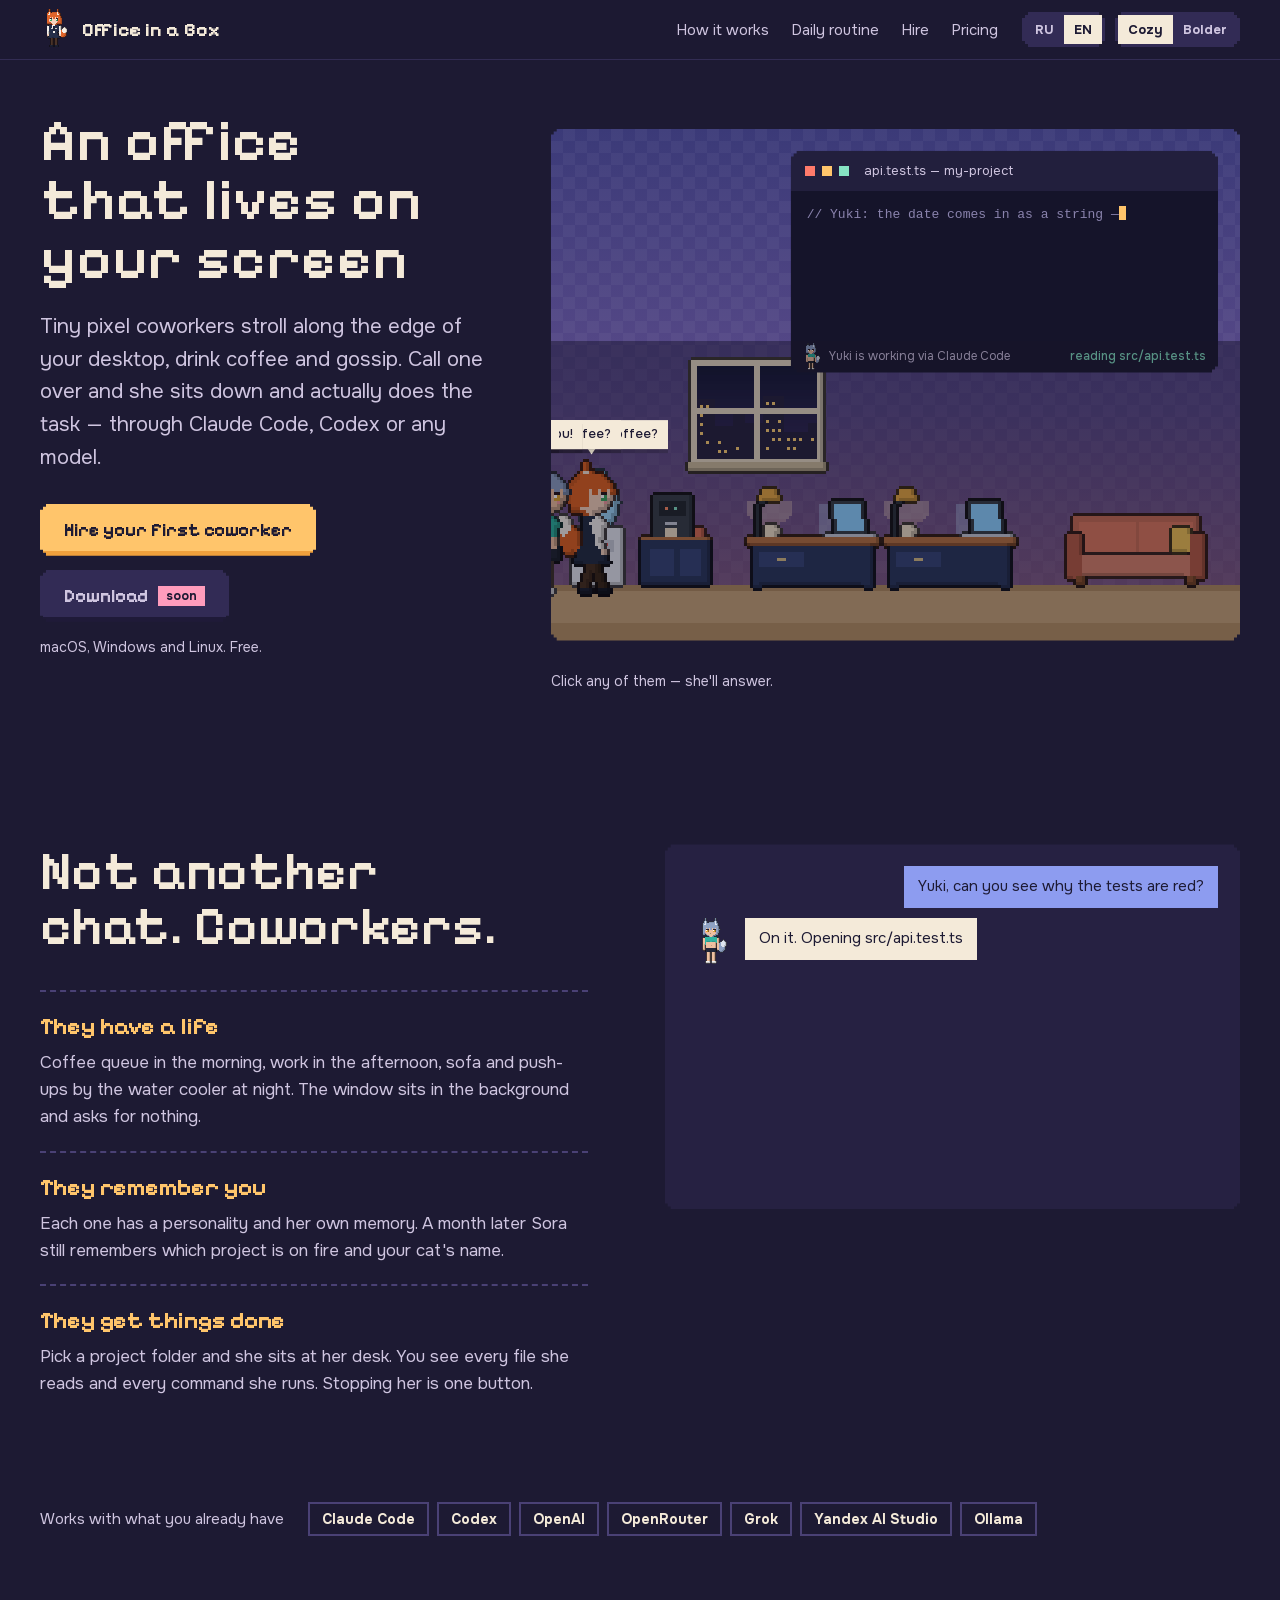
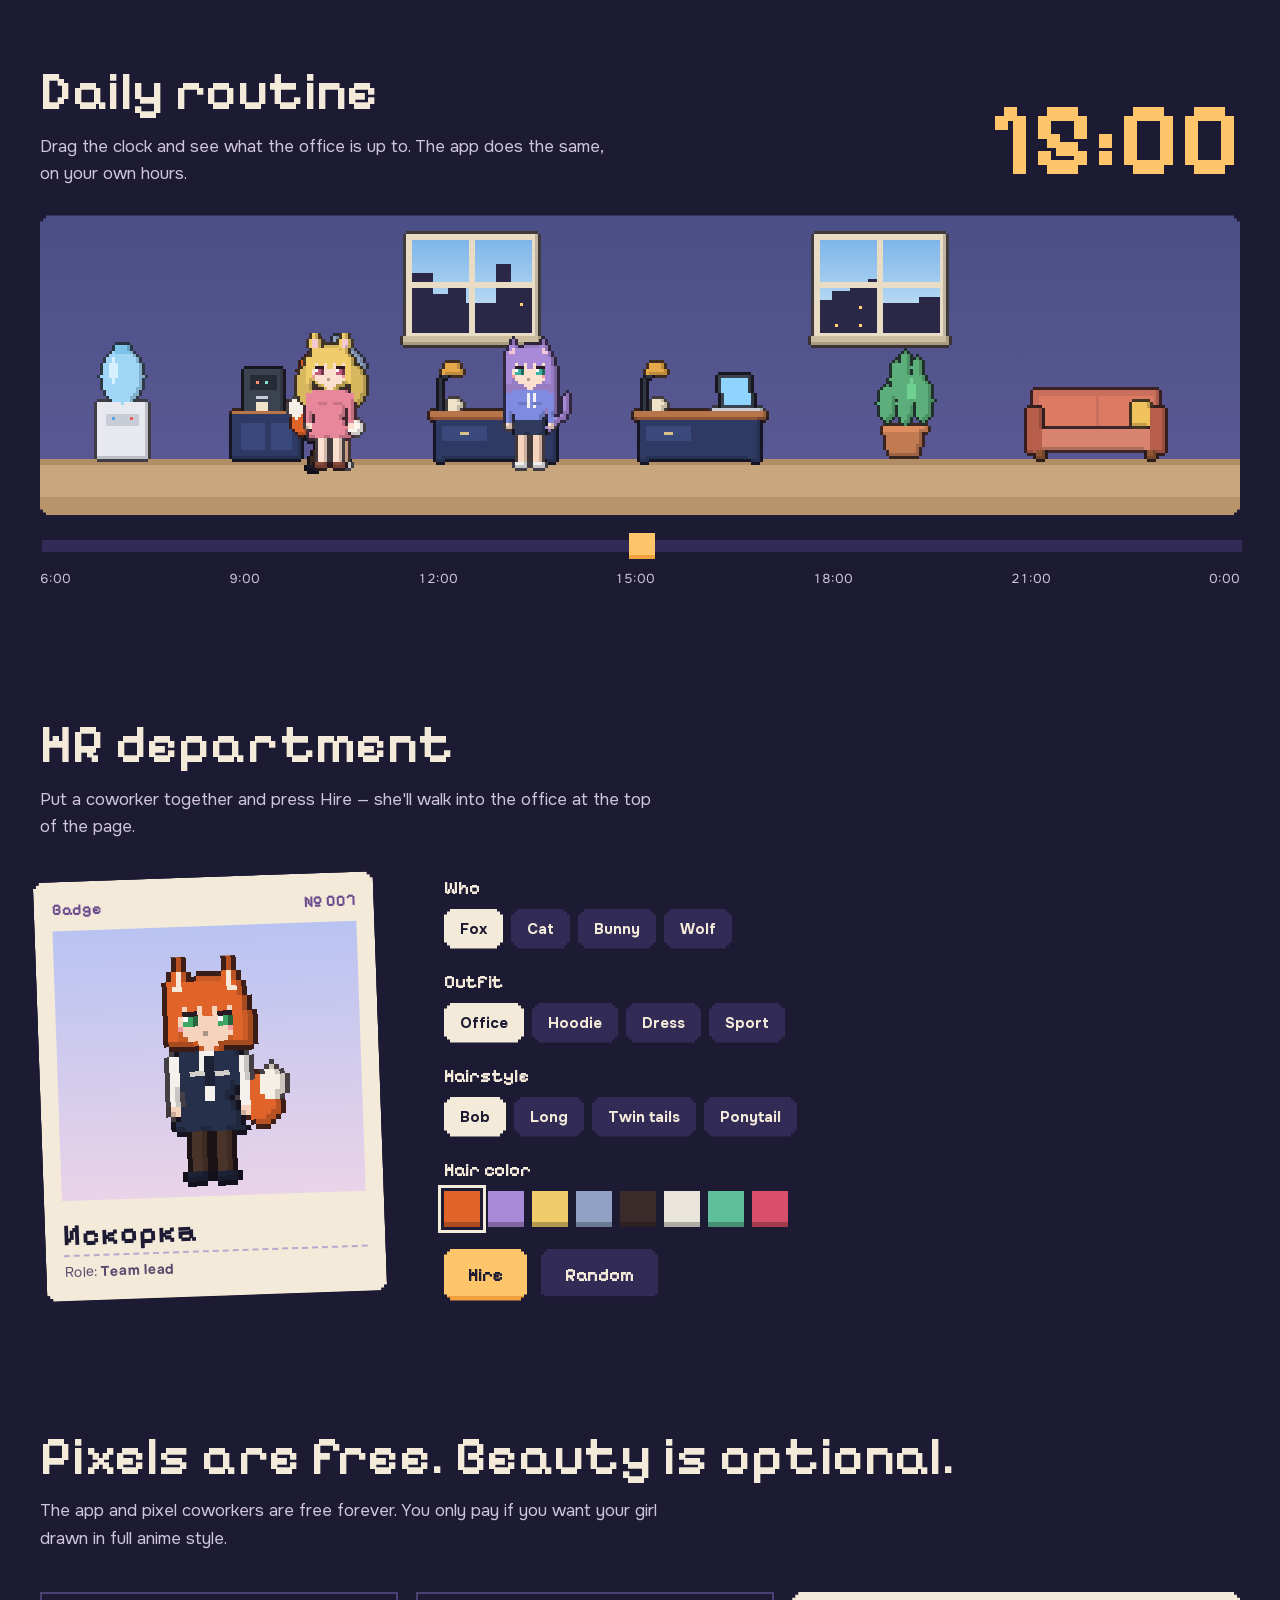
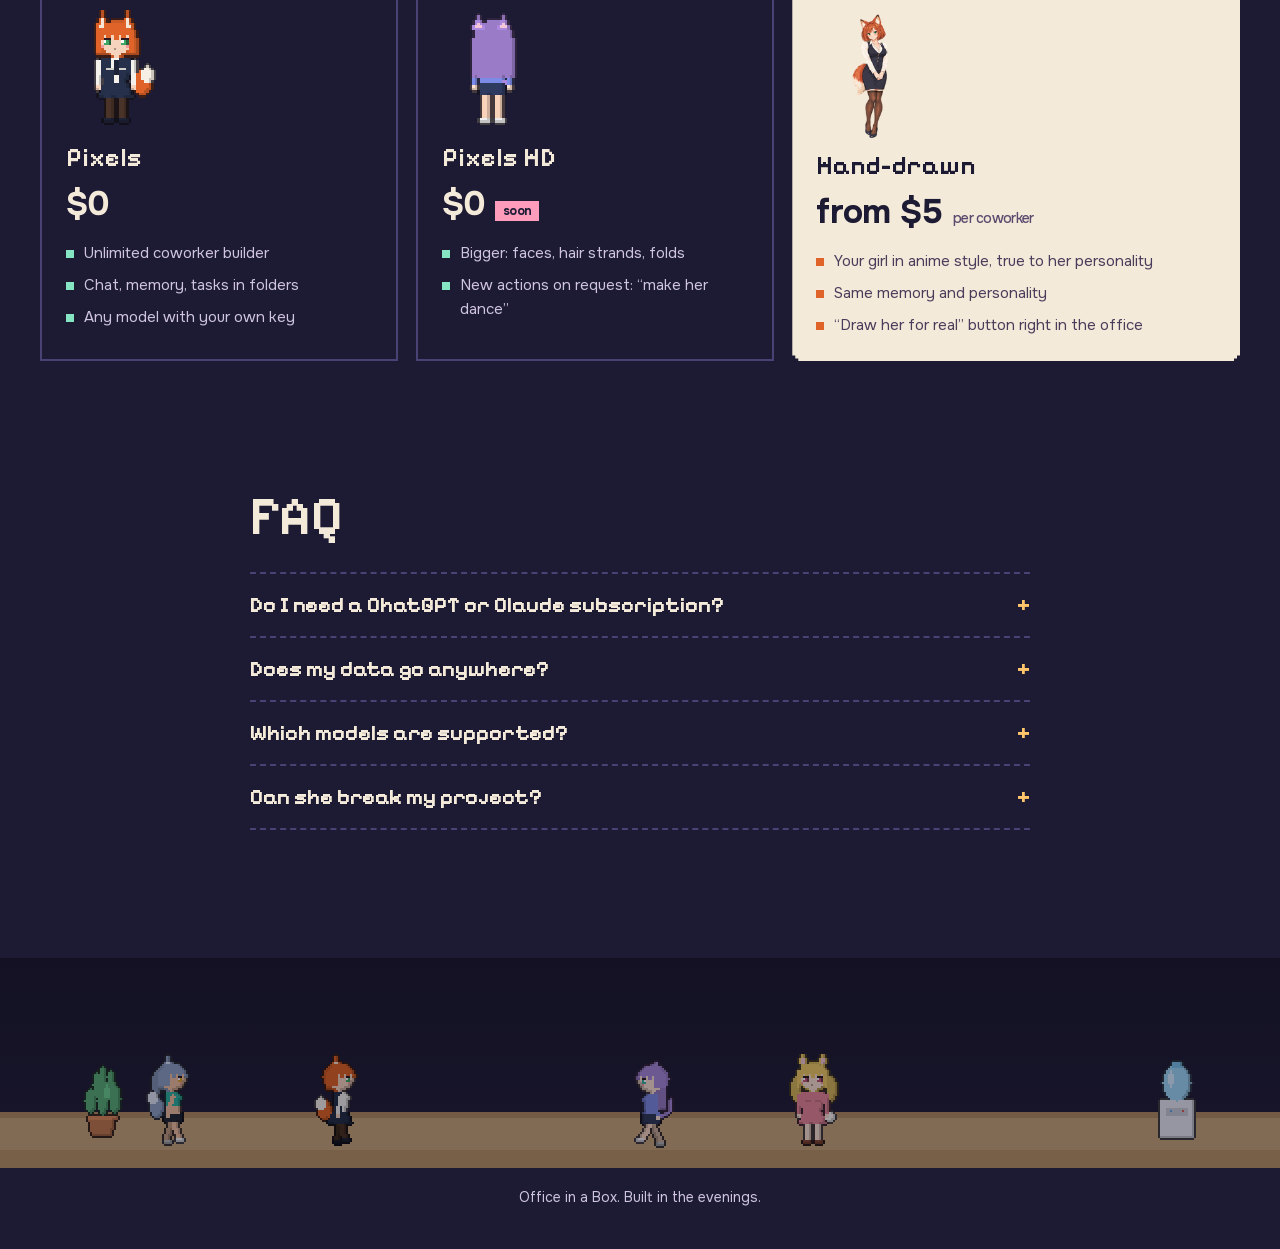
<file: index.html>
<!doctype html>
<html lang="ru">
<head>
<meta charset="utf-8">
<meta name="viewport" content="width=device-width,initial-scale=1">
<title>Офис в коробке</title>
<meta name="description" content="Пиксельный офис на рабочем столе: сотрудницы живут своей жизнью и делают задачи через Claude Code, Codex или любую модель.">
<meta name="theme-color" content="#1d1a33">
<link rel="icon" href="data:image/svg+xml,%3Csvg xmlns='http://www.w3.org/2000/svg' viewBox='0 0 8 8' shape-rendering='crispEdges'%3E%3Cpath fill='%23e0642a' d='M1 0h1v1h1v1h2V1h1V0h1v4H1z'/%3E%3Cpath fill='%23f6d3bd' d='M2 3h4v3H2z'/%3E%3Cpath fill='%2326304a' d='M3 4h1v1H3zM5 4h1v1H5z'/%3E%3C/svg%3E">
<link rel="stylesheet" href="fonts/fonts.css">
<link rel="stylesheet" href="style.css">
</head>
<body>
<nav class="top">
  <a class="brand" href="#top">
    <canvas id="brandCv" width="48" height="48" aria-hidden="true"></canvas>
    <span data-i18n="brand">Офис в&nbsp;коробке</span>
  </a>
  <div class="links">
    <a href="#how" data-i18n="nav.how">Как это</a>
    <a href="#day" data-i18n="nav.day">Распорядок</a>
    <a href="#hire" data-i18n="nav.hire">Нанять</a>
    <a href="#price" data-i18n="nav.price">Цены</a>
  </div>
  <div class="toggles">
    <div class="seg px" role="group" aria-label="Язык / Language">
      <button type="button" data-lang="ru" aria-pressed="true">RU</button>
      <button type="button" data-lang="en" aria-pressed="false">EN</button>
    </div>
    <div class="seg px" role="group" aria-label="Тон / Tone">
      <button type="button" data-tone="cozy" aria-pressed="true" data-i18n="tone.cozy">Уютно</button>
      <button type="button" data-tone="bold" aria-pressed="false" data-i18n="tone.bold">Смелее</button>
    </div>
  </div>
</nav>

<header class="hero" id="top">
  <div class="hero-copy">
    <h1 data-i18n="hero.title">Офис, который живёт у тебя на экране</h1>
    <p class="lead" data-i18n="hero.lead">Маленькие пиксельные сотрудницы ходят по краю рабочего стола, пьют кофе и сплетничают. Позовёшь — сядут за стол и правда сделают задачу через Claude Code, Codex или любую модель.</p>
    <div class="cta">
      <a class="btn primary px" href="#hire" data-i18n="hero.hire">Нанять первую сотрудницу</a>
      <button class="btn ghost px" type="button" disabled><span data-i18n="hero.download">Скачать</span> <span class="tag" data-i18n="hero.soon">скоро</span></button>
    </div>
    <p class="meta" data-i18n="hero.meta">macOS, Windows и Linux. Бесплатно.</p>
  </div>

  <div class="screen px">
    <div class="editor px" aria-hidden="true">
      <div class="editor-bar"><i></i><i></i><i></i><span data-i18n="editor.title">api.test.ts — мой-проект</span></div>
      <pre class="code" id="code"></pre>
      <div class="editor-status"><canvas id="yukiCv" width="48" height="48"></canvas><span data-i18n="editor.status">Юки работает через Claude Code</span><b id="tool"></b></div>
    </div>
    <div class="office hero-office" id="heroOffice" aria-label="Живой офис"><div class="floor"></div></div>
  </div>
  <p class="hint" data-i18n="hero.poke">Кликни по любой: она отзовётся.</p>
</header>

<main>
  <section class="how" id="how">
    <div class="how-copy">
      <h2 data-i18n="how.title">Не ещё один чат. Коллеги.</h2>
      <dl class="points">
        <div><dt data-i18n="how.life.t"></dt><dd data-i18n="how.life.p"></dd></div>
        <div><dt data-i18n="how.memory.t"></dt><dd data-i18n="how.memory.p"></dd></div>
        <div><dt data-i18n="how.work.t"></dt><dd data-i18n="how.work.p"></dd></div>
      </dl>
    </div>
    <div class="chat px">
      <ol class="msgs" id="msgs">
        <li class="me" data-i18n="chat.me1"></li>
        <li class="her"><canvas class="ava" width="48" height="48" aria-hidden="true"></canvas><span data-i18n="chat.y1"></span></li>
        <li class="tool" data-i18n="chat.tool1"></li>
        <li class="tool" data-i18n="chat.tool2"></li>
        <li class="her"><canvas class="ava" width="48" height="48" aria-hidden="true"></canvas><span data-i18n="chat.y2"></span></li>
        <li class="me" data-i18n="chat.me2"></li>
        <li class="her"><canvas class="ava" width="48" height="48" aria-hidden="true"></canvas><span data-i18n="chat.y3"></span></li>
      </ol>
    </div>
    <div class="engines">
      <p data-i18n="engines"></p>
      <ul><li>Claude Code</li><li>Codex</li><li>OpenAI</li><li>OpenRouter</li><li>Grok</li><li>Yandex AI Studio</li><li>Ollama</li></ul>
    </div>
  </section>

  <section class="day" id="day">
    <div class="day-head">
      <div>
        <h2 data-i18n="day.title"></h2>
        <p data-i18n="day.p"></p>
      </div>
      <output class="clock" id="clock" for="hour">15:00</output>
    </div>
    <div class="office day-office px" id="dayOffice"><div class="floor"></div></div>
    <label class="slider">
      <span class="sr" data-i18n="day.label">Время</span>
      <input type="range" id="hour" min="6" max="24" step="0.25" value="15">
      <span class="ticks" aria-hidden="true"><span>6:00</span><span>9:00</span><span>12:00</span><span>15:00</span><span>18:00</span><span>21:00</span><span>0:00</span></span>
    </label>
  </section>

  <section class="hire" id="hire">
    <div class="hire-head">
      <h2 data-i18n="hire.title"></h2>
      <p data-i18n="hire.p"></p>
    </div>
    <div class="hire-grid">
      <figure class="badge px">
        <div class="badge-top"><span data-i18n="hire.badge">Пропуск</span><span id="badgeNo">№ 007</span></div>
        <div class="photo"><canvas id="hireCv" width="48" height="48" aria-hidden="true"></canvas></div>
        <figcaption>
          <input id="hireName" class="name" value="Искорка" maxlength="16" aria-label="Имя / Name" spellcheck="false">
          <span class="role"><span data-i18n="hire.role">Должность</span>: <b id="hireRole"></b></span>
        </figcaption>
      </figure>
      <div class="form">
        <fieldset><legend data-i18n="hire.kind"></legend>
          <div class="chips" data-k="kind">
            <button type="button" class="chip px" data-v="fox" data-i18n="kind.fox"></button>
            <button type="button" class="chip px" data-v="cat" data-i18n="kind.cat"></button>
            <button type="button" class="chip px" data-v="bunny" data-i18n="kind.bunny"></button>
            <button type="button" class="chip px" data-v="wolf" data-i18n="kind.wolf"></button>
          </div>
        </fieldset>
        <fieldset><legend data-i18n="hire.outfit"></legend>
          <div class="chips" data-k="outfit">
            <button type="button" class="chip px" data-v="office" data-i18n="outfit.office"></button>
            <button type="button" class="chip px" data-v="hoodie" data-i18n="outfit.hoodie"></button>
            <button type="button" class="chip px" data-v="dress" data-i18n="outfit.dress"></button>
            <button type="button" class="chip px" data-v="sport" data-i18n="outfit.sport"></button>
          </div>
        </fieldset>
        <fieldset><legend data-i18n="hire.hair"></legend>
          <div class="chips" data-k="style">
            <button type="button" class="chip px" data-v="bob" data-i18n="hair.bob"></button>
            <button type="button" class="chip px" data-v="long" data-i18n="hair.long"></button>
            <button type="button" class="chip px" data-v="twin" data-i18n="hair.twin"></button>
            <button type="button" class="chip px" data-v="pony" data-i18n="hair.pony"></button>
          </div>
        </fieldset>
        <fieldset><legend data-i18n="hire.color"></legend>
          <div class="swatches" id="swatches"></div>
        </fieldset>
        <div class="hire-actions">
          <button type="button" class="btn primary px" id="hireBtn" data-i18n="hire.do"></button>
          <button type="button" class="btn ghost px" id="randBtn" data-i18n="hire.rand"></button>
          <p class="toast" id="toast" role="status" aria-live="polite"></p>
        </div>
      </div>
    </div>
  </section>

  <section class="price" id="price">
    <h2 data-i18n="price.title"></h2>
    <p class="sub" data-i18n="price.p"></p>
    <div class="tiers">
      <article class="tier">
        <canvas class="sample" id="tierPx" width="48" height="48" aria-hidden="true"></canvas>
        <h3 data-i18n="tier.px"></h3>
        <p class="amount" data-i18n="tier.px.price"></p>
        <ul data-i18n-list="tier.px.l"></ul>
      </article>
      <article class="tier">
        <canvas class="sample hd" id="tierHd" width="48" height="48" aria-hidden="true"></canvas>
        <h3 data-i18n="tier.hd"></h3>
        <p class="amount"><span data-i18n="tier.hd.price"></span> <span class="tag" data-i18n="tier.hd.note"></span></p>
        <ul data-i18n-list="tier.hd.l"></ul>
      </article>
      <article class="tier art px">
        <img class="sample drawn" src="assets/iskra-drawn.png" alt="" width="192" height="208">
        <h3 data-i18n="tier.art"></h3>
        <p class="amount"><span data-i18n="tier.art.price"></span> <span class="note" data-i18n="tier.art.note"></span></p>
        <ul data-i18n-list="tier.art.l"></ul>
      </article>
    </div>
  </section>

  <section class="faq" id="faq">
    <h2 data-i18n="faq.title"></h2>
    <details><summary data-i18n="faq.q1"></summary><p data-i18n="faq.a1"></p></details>
    <details><summary data-i18n="faq.q2"></summary><p data-i18n="faq.a2"></p></details>
    <details><summary data-i18n="faq.q3"></summary><p data-i18n="faq.a3"></p></details>
    <details><summary data-i18n="faq.q4"></summary><p data-i18n="faq.a4"></p></details>
  </section>
</main>

<footer>
  <div class="office foot-office" id="footOffice"><div class="floor"></div></div>
  <p data-i18n="footer"></p>
</footer>

<script type="module" src="landing.js"></script>
</body>
</html>
</file>
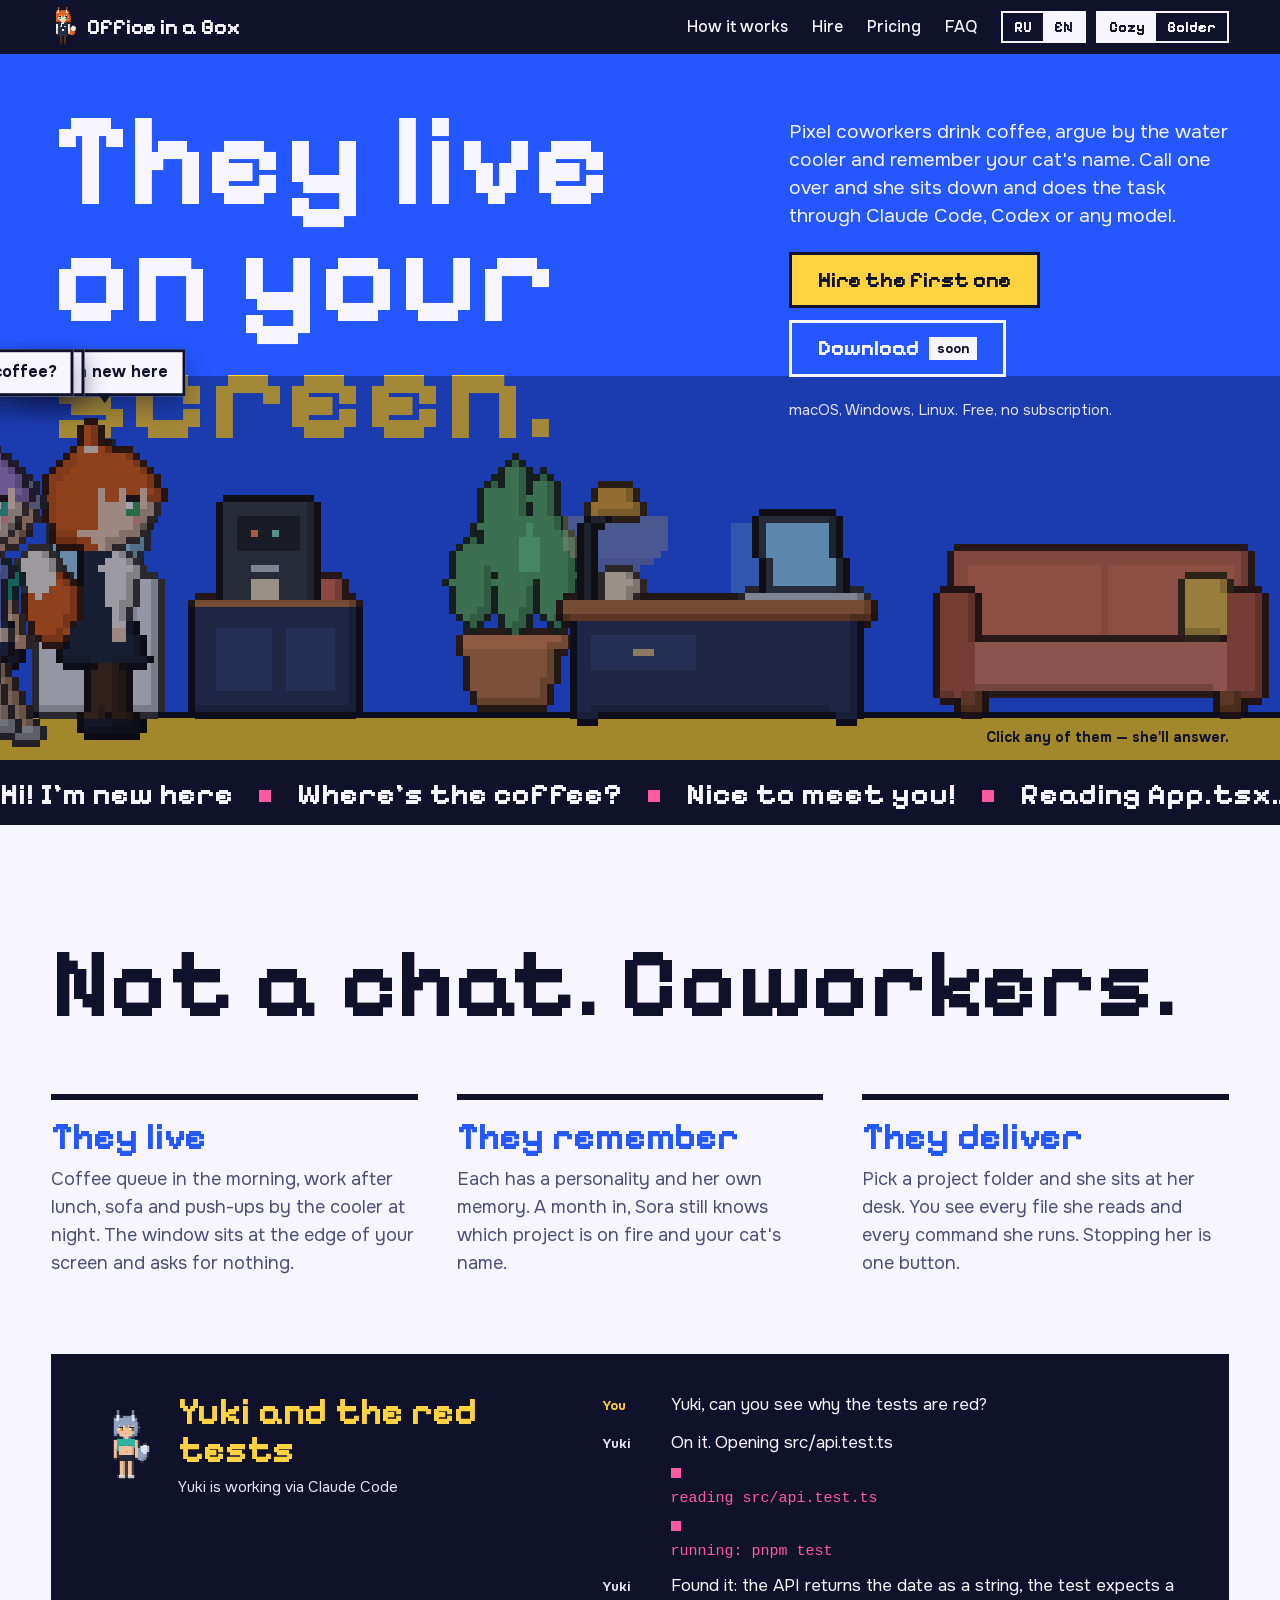
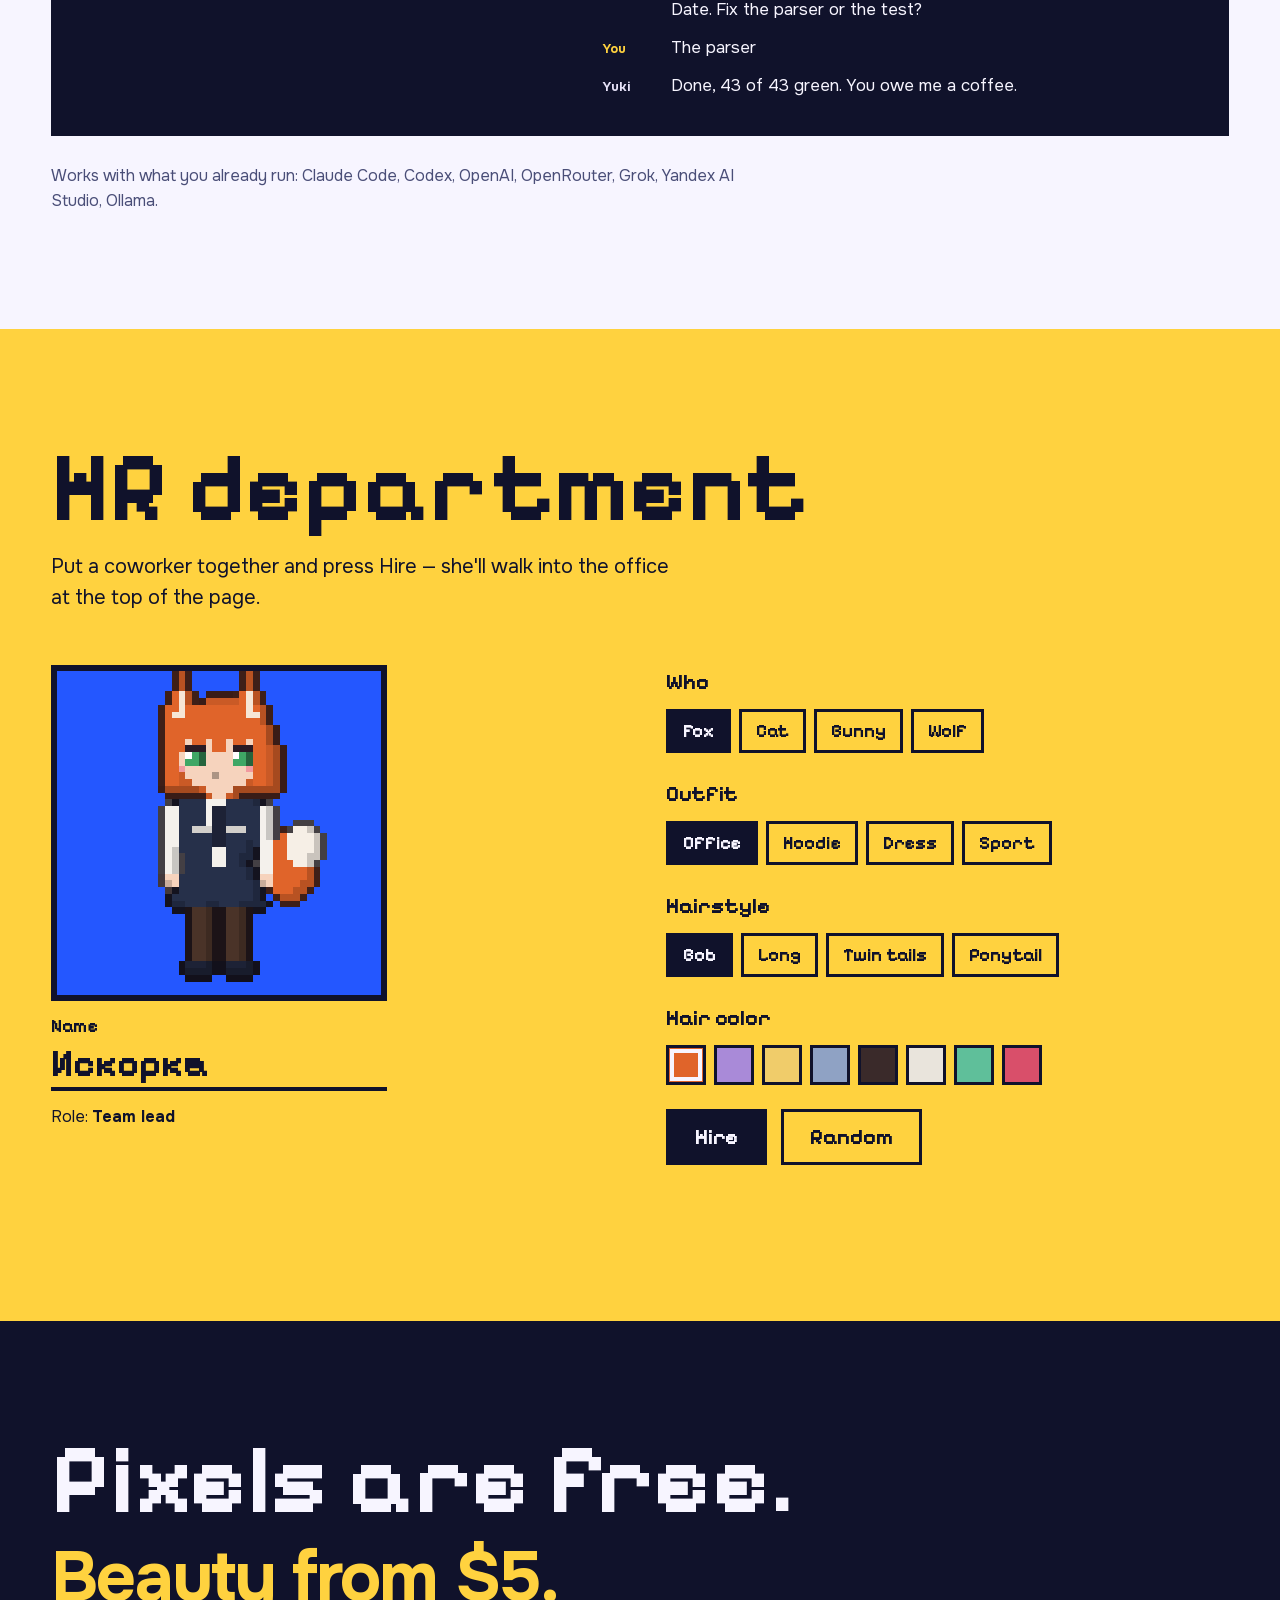
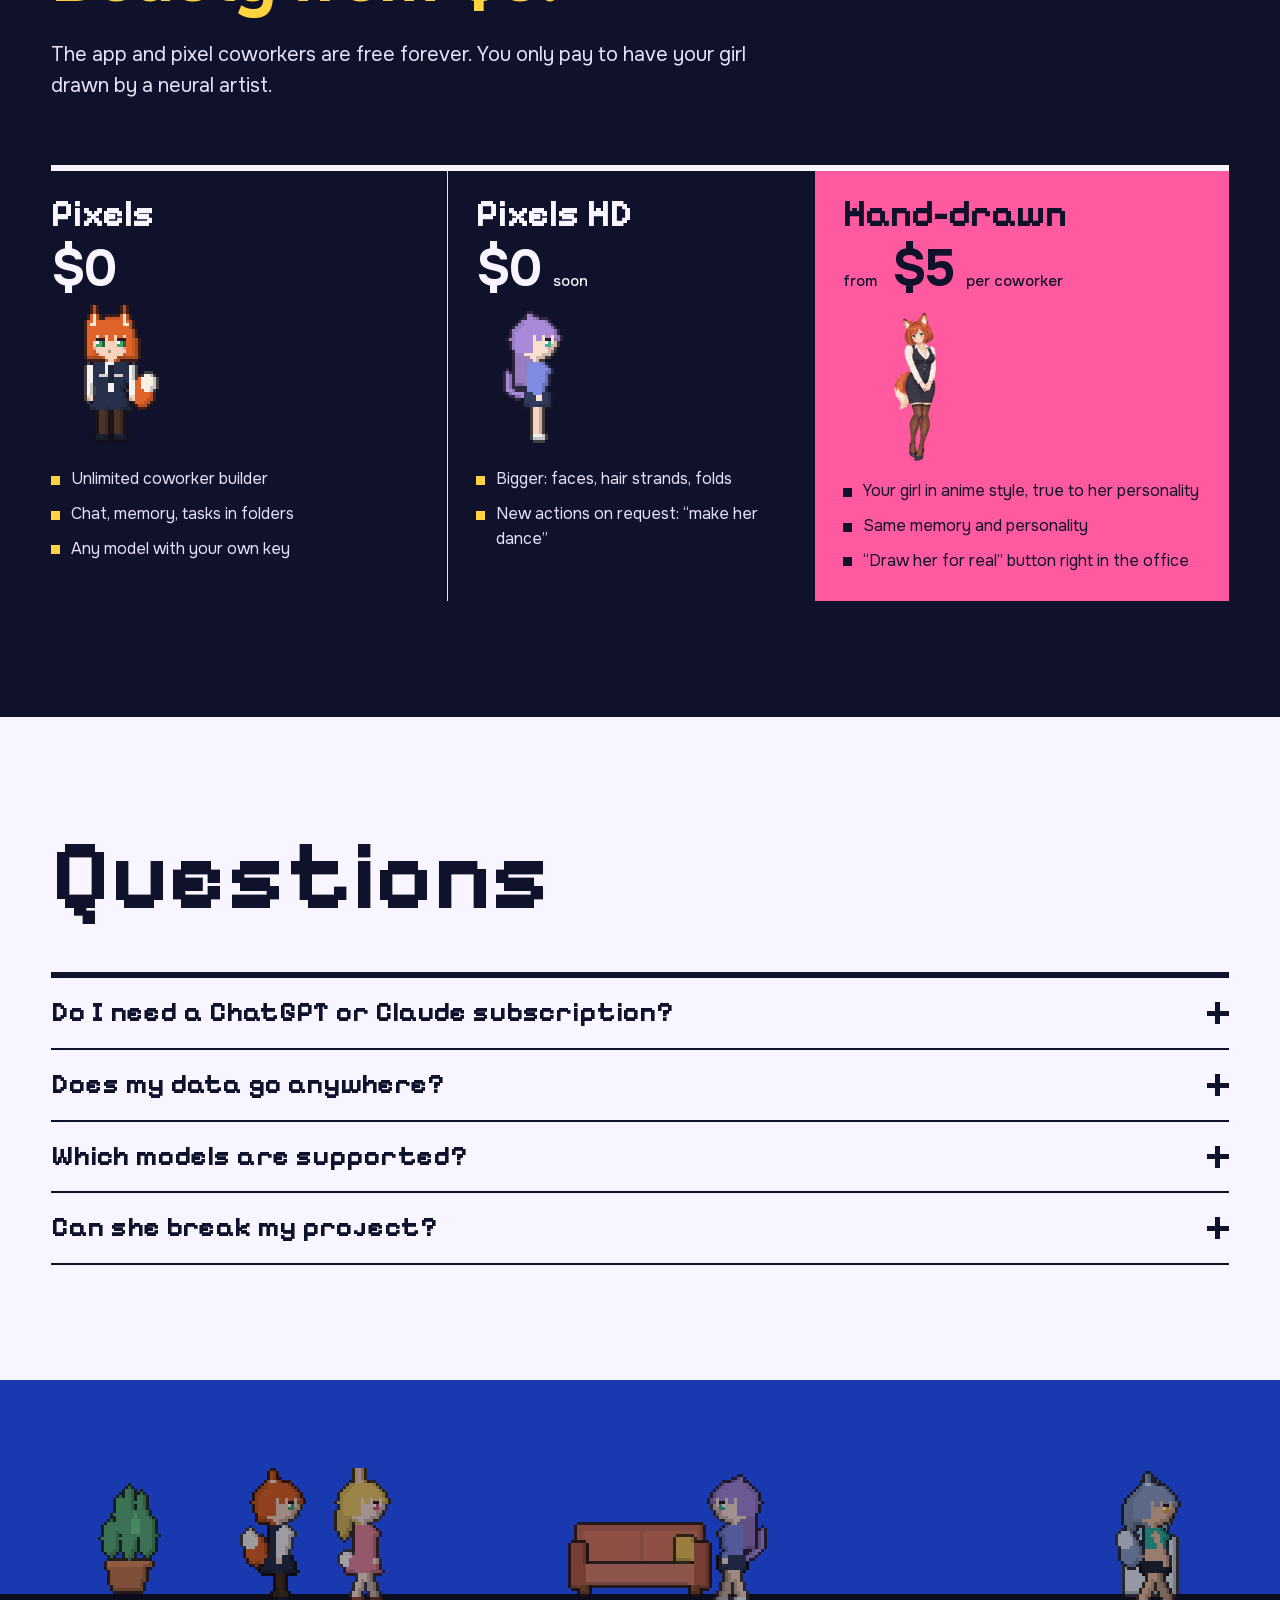
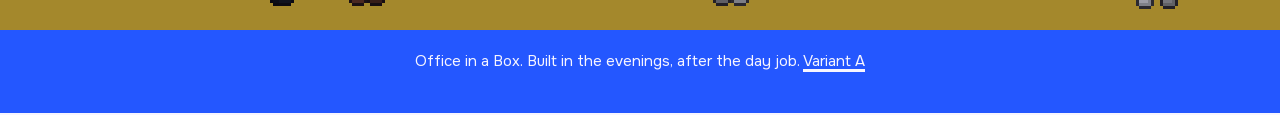
<file: b/index.html>
<!doctype html>
<html lang="ru">
<head>
<meta charset="utf-8">
<meta name="viewport" content="width=device-width,initial-scale=1">
<title>Офис в коробке</title>
<meta name="description" content="Пиксельный офис на рабочем столе: сотрудницы живут своей жизнью и делают задачи через Claude Code, Codex или любую модель.">
<meta name="theme-color" content="#2457ff">
<link rel="icon" href="data:image/svg+xml,%3Csvg xmlns='http://www.w3.org/2000/svg' viewBox='0 0 8 8' shape-rendering='crispEdges'%3E%3Cpath fill='%23e0642a' d='M1 0h1v1h1v1h2V1h1V0h1v4H1z'/%3E%3Cpath fill='%23f6d3bd' d='M2 3h4v3H2z'/%3E%3Cpath fill='%2326304a' d='M3 4h1v1H3zM5 4h1v1H5z'/%3E%3C/svg%3E">
<link rel="stylesheet" href="../fonts/fonts.css">
<link rel="stylesheet" href="style.css">
</head>
<body>
<a class="skip" href="#how">К содержанию</a>
<nav class="top" aria-label="Основное">
  <a class="brand" href="#top"><canvas id="brandCv" width="48" height="48" aria-hidden="true"></canvas><span data-i18n="brand">Офис в коробке</span></a>
  <div class="links">
    <a href="#how" data-i18n="nav.how">Как это</a>
    <a href="#hire" data-i18n="nav.hire">Нанять</a>
    <a href="#price" data-i18n="nav.price">Цены</a>
    <a href="#faq" data-i18n="nav.faq">Вопросы</a>
  </div>
  <div class="toggles">
    <div class="seg" role="group" aria-label="Язык / Language">
      <button type="button" data-lang="ru" aria-pressed="true">RU</button>
      <button type="button" data-lang="en" aria-pressed="false">EN</button>
    </div>
    <div class="seg" role="group" aria-label="Тон / Tone">
      <button type="button" data-tone="cozy" aria-pressed="true" data-i18n="tone.cozy">Уютно</button>
      <button type="button" data-tone="bold" aria-pressed="false" data-i18n="tone.bold">Смелее</button>
    </div>
  </div>
</nav>

<header class="hero" id="top">
  <h1><span id="t1">Они живут</span><br><span id="t2">у тебя</span><br><span class="t3" id="t3">на экране.</span></h1>
  <div class="hero-side">
    <p class="lead" id="lead" data-i18n="hero.lead"></p>
    <div class="cta">
      <a class="btn sun" href="#hire" data-i18n="hero.hire">Нанять первую</a>
      <span class="btn ghost" aria-disabled="true"><span data-i18n="hero.download">Скачать</span><small data-i18n="hero.soon">скоро</small></span>
    </div>
    <p class="meta" data-i18n="hero.meta"></p>
  </div>
  <div class="office stage" id="heroOffice" aria-label="Живой офис"><div class="floor"></div></div>
  <p class="hint" data-i18n="hero.poke"></p>
</header>

<div class="ticker" aria-hidden="true"><div class="ticker-track" id="ticker"></div></div>

<main>
  <section class="how" id="how">
    <h2 data-i18n="how.title">Не чат. Коллеги.</h2>
    <div class="points">
      <div><h3 data-i18n="how.life.t"></h3><p data-i18n="how.life.p"></p></div>
      <div><h3 data-i18n="how.memory.t"></h3><p data-i18n="how.memory.p"></p></div>
      <div><h3 data-i18n="how.work.t"></h3><p data-i18n="how.work.p"></p></div>
    </div>
    <div class="transcript">
      <div class="transcript-head"><canvas class="ava" width="48" height="48" aria-hidden="true"></canvas><h3 data-i18n="chat.title"></h3><span class="via" data-i18n="editor.status"></span></div>
      <ol class="msgs">
        <li class="me"><b data-i18n="chat.who.me"></b><span data-i18n="chat.me1"></span></li>
        <li class="her"><b data-i18n="chat.who.her"></b><span data-i18n="chat.y1"></span></li>
        <li class="tool" data-i18n="chat.tool1"></li>
        <li class="tool" data-i18n="chat.tool2"></li>
        <li class="her"><b data-i18n="chat.who.her"></b><span data-i18n="chat.y2"></span></li>
        <li class="me"><b data-i18n="chat.who.me"></b><span data-i18n="chat.me2"></span></li>
        <li class="her"><b data-i18n="chat.who.her"></b><span data-i18n="chat.y3"></span></li>
      </ol>
    </div>
    <p class="engines"><span data-i18n="engines"></span> Claude Code, Codex, OpenAI, OpenRouter, Grok, Yandex AI Studio, Ollama.</p>
  </section>

  <section class="hire" id="hire">
    <div class="hire-head">
      <h2 data-i18n="hire.title"></h2>
      <p data-i18n="hire.p"></p>
    </div>
    <div class="booth">
      <canvas id="hireCv" width="48" height="48" aria-hidden="true"></canvas>
      <label class="name-row"><span data-i18n="hire.name">Имя</span><input id="hireName" class="name" value="Искорка" maxlength="16" spellcheck="false"></label>
      <p class="role"><span data-i18n="hire.role">Должность</span>: <b id="hireRole"></b></p>
    </div>
    <form class="form" id="hireForm">
      <fieldset><legend data-i18n="hire.kind"></legend>
        <div class="chips" data-k="kind">
          <button type="button" class="chip" data-v="fox" data-i18n="kind.fox"></button>
          <button type="button" class="chip" data-v="cat" data-i18n="kind.cat"></button>
          <button type="button" class="chip" data-v="bunny" data-i18n="kind.bunny"></button>
          <button type="button" class="chip" data-v="wolf" data-i18n="kind.wolf"></button>
        </div>
      </fieldset>
      <fieldset><legend data-i18n="hire.outfit"></legend>
        <div class="chips" data-k="outfit">
          <button type="button" class="chip" data-v="office" data-i18n="outfit.office"></button>
          <button type="button" class="chip" data-v="hoodie" data-i18n="outfit.hoodie"></button>
          <button type="button" class="chip" data-v="dress" data-i18n="outfit.dress"></button>
          <button type="button" class="chip" data-v="sport" data-i18n="outfit.sport"></button>
        </div>
      </fieldset>
      <fieldset><legend data-i18n="hire.hair"></legend>
        <div class="chips" data-k="style">
          <button type="button" class="chip" data-v="bob" data-i18n="hair.bob"></button>
          <button type="button" class="chip" data-v="long" data-i18n="hair.long"></button>
          <button type="button" class="chip" data-v="twin" data-i18n="hair.twin"></button>
          <button type="button" class="chip" data-v="pony" data-i18n="hair.pony"></button>
        </div>
      </fieldset>
      <fieldset><legend data-i18n="hire.color"></legend>
        <div class="swatches" id="swatches"></div>
      </fieldset>
      <div class="hire-actions">
        <button type="submit" class="btn ink" id="hireBtn" data-i18n="hire.do"></button>
        <button type="button" class="btn line" id="randBtn" data-i18n="hire.rand"></button>
        <p class="toast" id="toast" role="status" aria-live="polite"></p>
      </div>
    </form>
  </section>

  <section class="price" id="price">
    <h2><span data-i18n="price.title"></span><br><span class="num" data-i18n="price.title2"></span></h2>
    <p class="sub" data-i18n="price.p"></p>
    <div class="tiers">
      <article class="tier">
        <h3 data-i18n="tier.px"></h3>
        <p class="amount num" data-i18n="tier.px.price"></p>
        <canvas class="sample" id="tierPx" width="48" height="48" aria-hidden="true"></canvas>
        <ul data-i18n-list="tier.px.l"></ul>
      </article>
      <article class="tier">
        <h3 data-i18n="tier.hd"></h3>
        <p class="amount num"><span data-i18n="tier.hd.price"></span> <small data-i18n="tier.hd.note"></small></p>
        <canvas class="sample hd" id="tierHd" width="48" height="48" aria-hidden="true"></canvas>
        <ul data-i18n-list="tier.hd.l"></ul>
      </article>
      <article class="tier art">
        <h3 data-i18n="tier.art"></h3>
        <p class="amount num"><small data-i18n="tier.art.from"></small> <span data-i18n="tier.art.price"></span> <small data-i18n="tier.art.note"></small></p>
        <img class="sample drawn" src="../assets/iskra-drawn.png" alt="Искра, нарисованная в аниме-стиле" width="192" height="208">
        <ul data-i18n-list="tier.art.l"></ul>
      </article>
    </div>
  </section>

  <section class="faq" id="faq">
    <h2 data-i18n="faq.title"></h2>
    <div class="qa">
      <details><summary data-i18n="faq.q1"></summary><p data-i18n="faq.a1"></p></details>
      <details><summary data-i18n="faq.q2"></summary><p data-i18n="faq.a2"></p></details>
      <details><summary data-i18n="faq.q3"></summary><p data-i18n="faq.a3"></p></details>
      <details><summary data-i18n="faq.q4"></summary><p data-i18n="faq.a4"></p></details>
    </div>
  </section>
</main>

<footer>
  <div class="office foot-office" id="footOffice"><div class="floor"></div></div>
  <p><span data-i18n="footer"></span> <a href="../" data-i18n="footer.a">Вариант A</a></p>
</footer>

<script type="module" src="landing.js"></script>
</body>
</html>
</file>
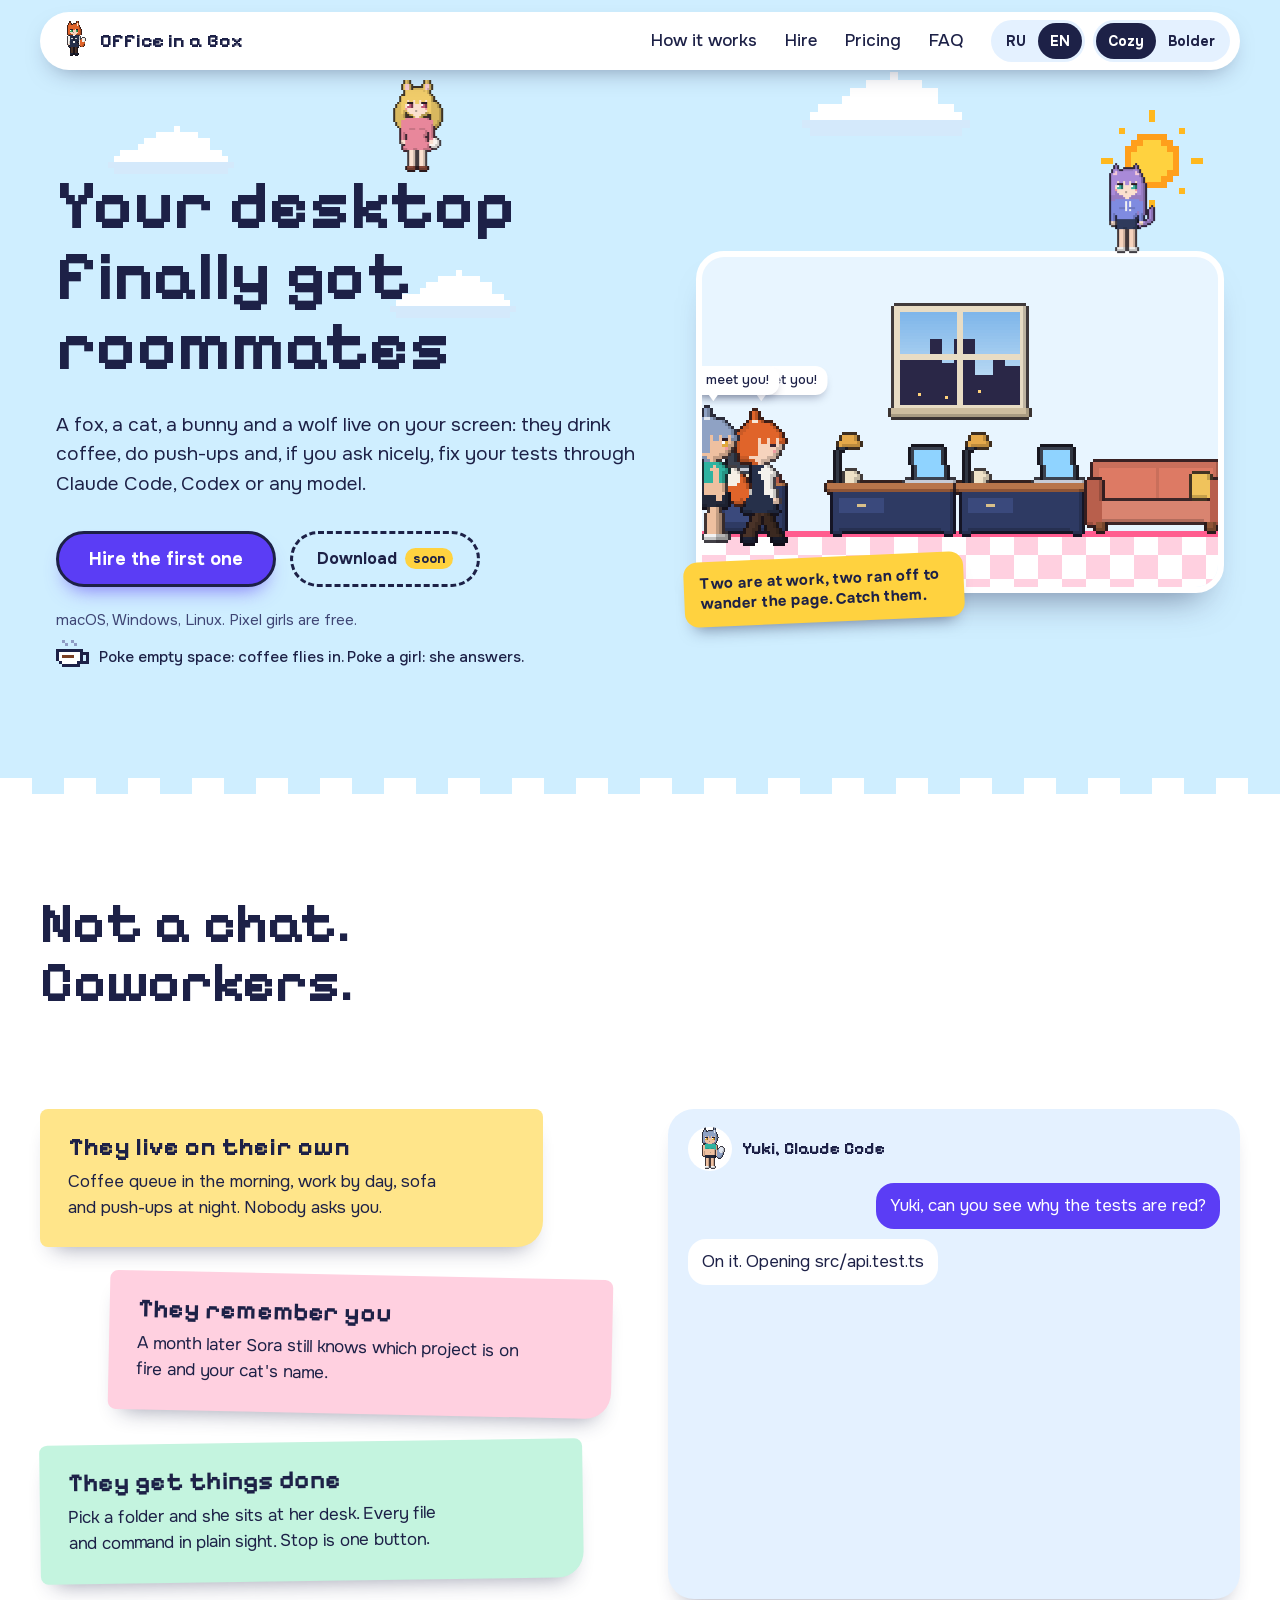
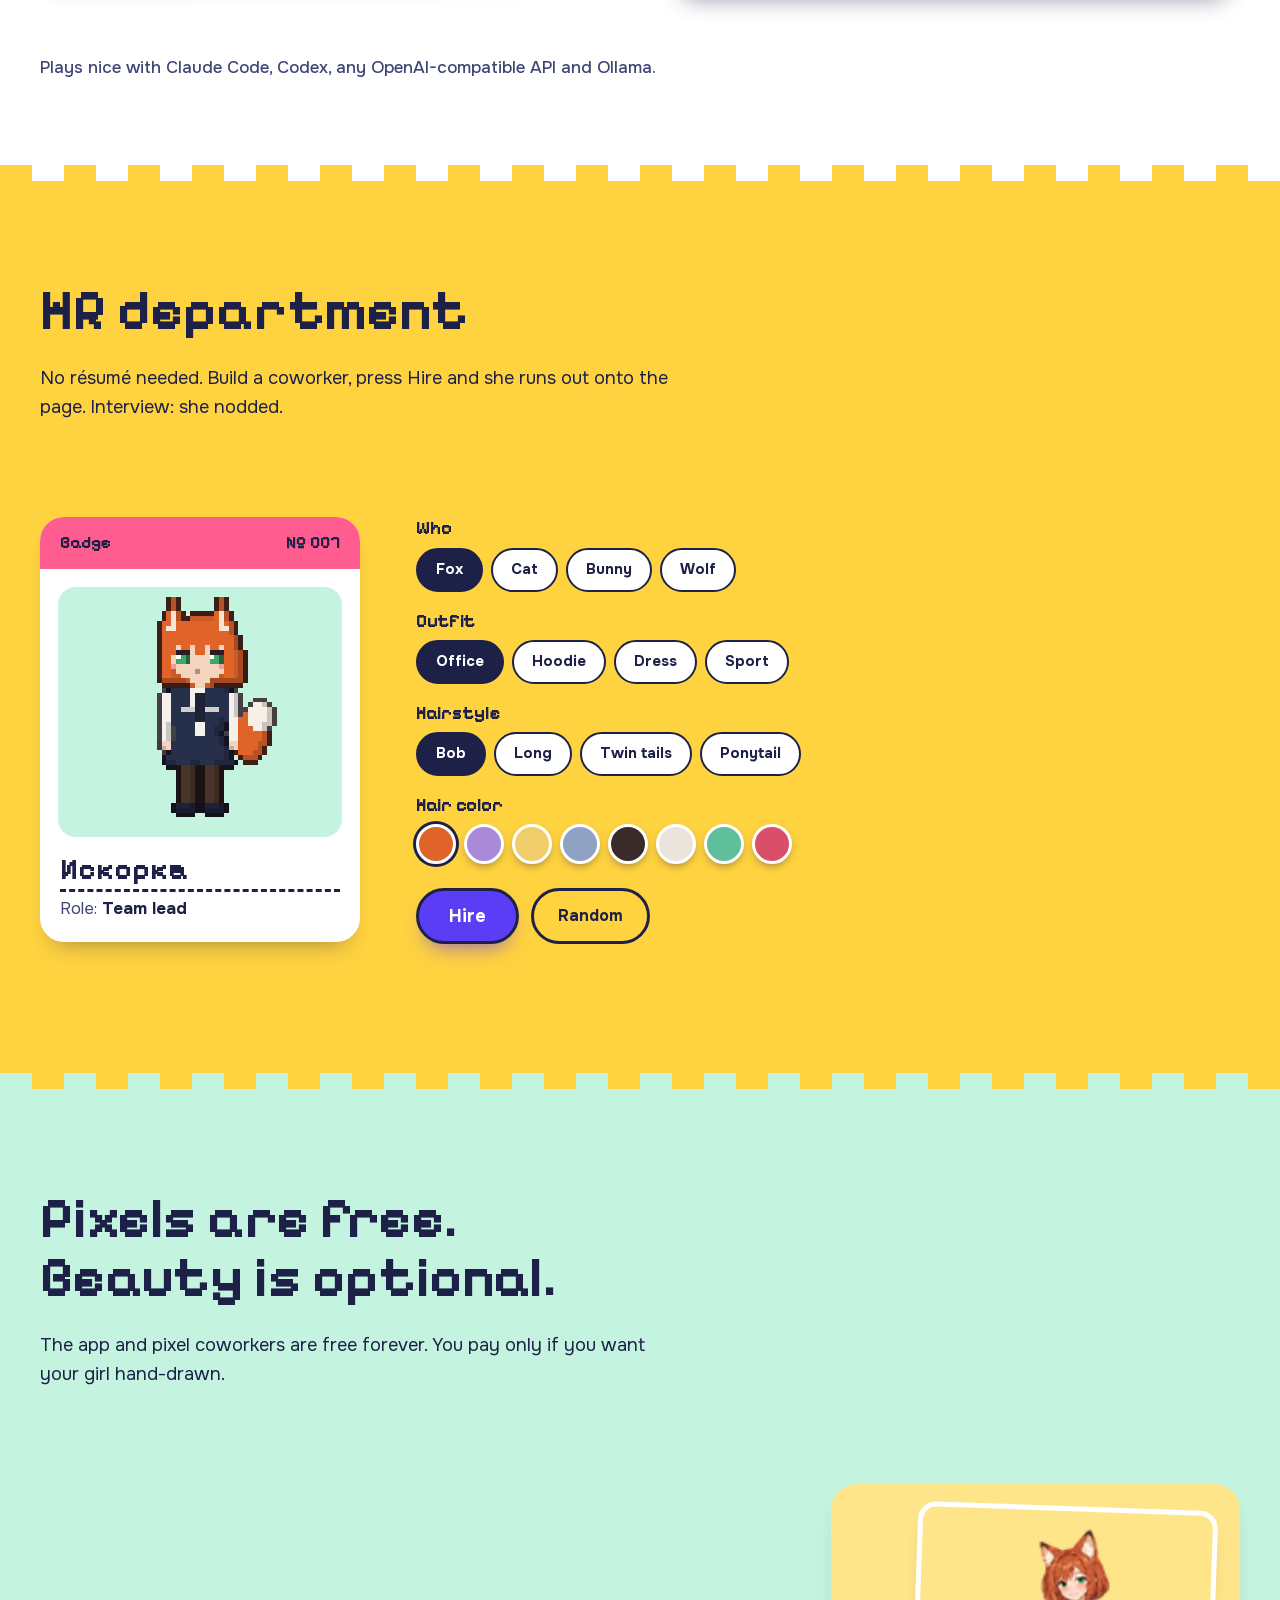
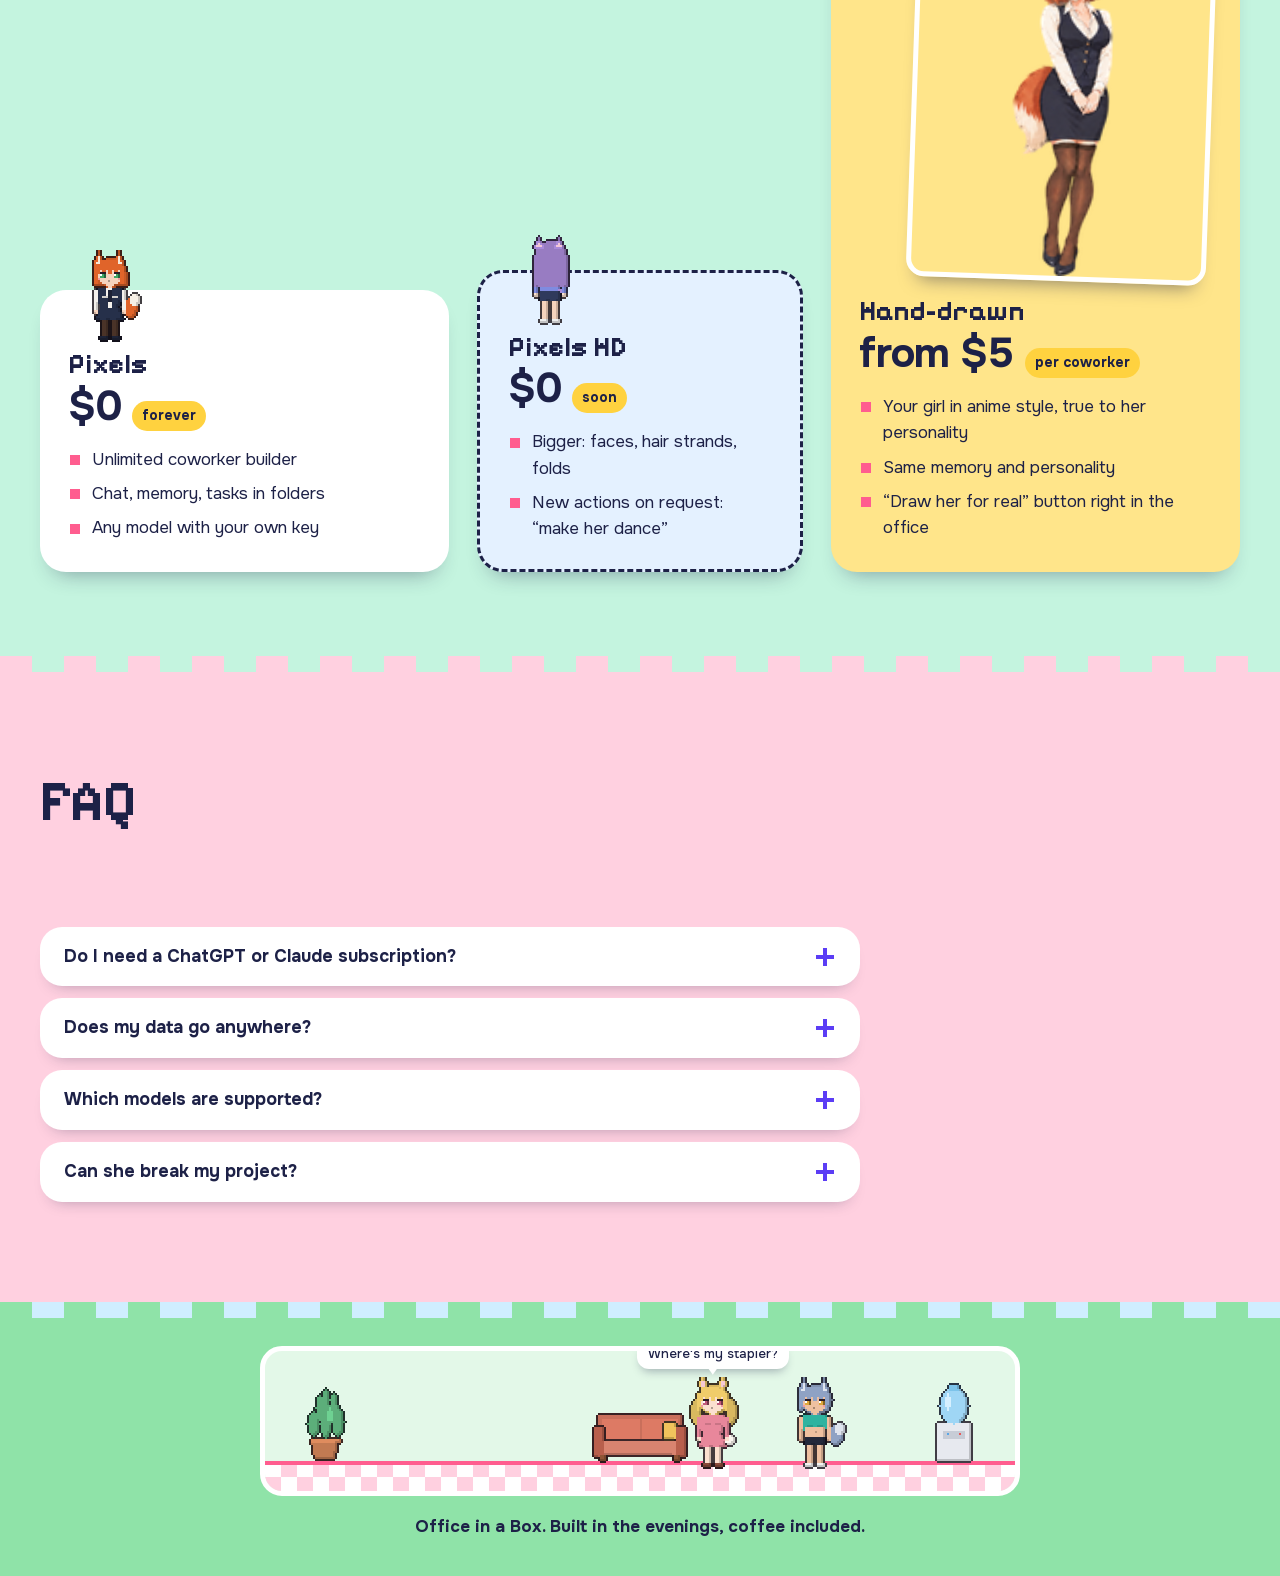
<file: c/index.html>
<!doctype html>
<html lang="ru">
<head>
<meta charset="utf-8">
<meta name="viewport" content="width=device-width,initial-scale=1">
<title>Офис в коробке</title>
<meta name="description" content="Пиксельный офис на рабочем столе: сотрудницы живут своей жизнью и делают задачи через Claude Code, Codex или любую модель.">
<meta name="theme-color" content="#cfeeff">
<link rel="icon" href="data:image/svg+xml,%3Csvg xmlns='http://www.w3.org/2000/svg' viewBox='0 0 8 8' shape-rendering='crispEdges'%3E%3Cpath fill='%23e0642a' d='M1 0h1v1h1v1h2V1h1V0h1v4H1z'/%3E%3Cpath fill='%23f6d3bd' d='M2 3h4v3H2z'/%3E%3Cpath fill='%2326304a' d='M3 4h1v1H3zM5 4h1v1H5z'/%3E%3C/svg%3E">
<link rel="stylesheet" href="../fonts/fonts.css">
<link rel="stylesheet" href="style.css">
</head>
<body>
<a class="skip" href="#how" data-i18n="nav.how">Как это</a>
<nav class="top" aria-label="Меню">
  <a class="brand" href="#top">
    <canvas id="brandCv" width="48" height="48" aria-hidden="true"></canvas>
    <span class="px" data-i18n="brand">Офис в коробке</span>
  </a>
  <div class="links">
    <a href="#how" data-i18n="nav.how">Как это</a>
    <a href="#hire" data-i18n="nav.hire">Нанять</a>
    <a href="#price" data-i18n="nav.price">Цены</a>
    <a href="#faq" data-i18n="nav.faq">Вопросы</a>
  </div>
  <div class="toggles">
    <div class="seg" role="group" aria-label="Язык / Language">
      <button type="button" data-lang="ru" aria-pressed="true">RU</button>
      <button type="button" data-lang="en" aria-pressed="false">EN</button>
    </div>
    <div class="seg" role="group" aria-label="Тон / Tone">
      <button type="button" data-tone="cozy" aria-pressed="true" data-i18n="tone.cozy">Уютно</button>
      <button type="button" data-tone="bold" aria-pressed="false" data-i18n="tone.bold">Смелее</button>
    </div>
  </div>
</nav>

<div class="sky" aria-hidden="true"><div id="sunSlot"></div><div class="clouds" id="clouds"></div></div>

<main>
<header class="hero" id="top">
  <div class="hero-copy">
    <h1 class="px" data-perch data-i18n="hero.title">Твой рабочий стол наконец-то заселили</h1>
    <p class="lead" data-i18n="hero.lead"></p>
    <div class="btns">
      <a class="btn big" href="#hire" data-i18n="hero.hire">Нанять первую</a>
      <span class="btn ghost" aria-disabled="true"><span data-i18n="hero.download">Скачать</span> <small data-i18n="hero.soon">скоро</small></span>
    </div>
    <p class="meta" data-i18n="hero.meta"></p>
    <p class="hint"><span id="hintCup"></span><span data-i18n="hero.hint"></span></p>
  </div>
  <figure class="frame" id="heroFrame" data-perch>
    <div class="office" id="heroOffice"></div>
    <figcaption class="note-tag" data-i18n="hero.frame"></figcaption>
  </figure>
</header>

<section class="how" id="how">
  <h2 class="px" data-perch data-i18n="how.title">Не чат. Коллеги.</h2>
  <div class="how-grid">
    <div class="notes">
      <article class="note n1" data-perch><h3 class="px" data-i18n="how.life.t"></h3><p data-i18n="how.life.p"></p></article>
      <article class="note n2"><h3 class="px" data-i18n="how.memory.t"></h3><p data-i18n="how.memory.p"></p></article>
      <article class="note n3"><h3 class="px" data-i18n="how.work.t"></h3><p data-i18n="how.work.p"></p></article>
    </div>
    <div class="chat" data-perch>
      <div class="chat-bar"><canvas class="ava" width="48" height="48" aria-hidden="true"></canvas><b class="px" data-i18n="chat.title"></b></div>
      <ul id="msgs">
        <li class="me"><span data-i18n="chat.me1"></span></li>
        <li class="her"><span data-i18n="chat.y1"></span></li>
        <li class="tool"><span data-i18n="chat.tool1"></span></li>
        <li class="tool"><span data-i18n="chat.tool2"></span></li>
        <li class="her"><span data-i18n="chat.y2"></span></li>
        <li class="me"><span data-i18n="chat.me2"></span></li>
        <li class="her"><span data-i18n="chat.y3"></span></li>
      </ul>
    </div>
  </div>
  <p class="engines" data-i18n="engines"></p>
</section>

<section class="hire" id="hire">
  <div class="hire-head">
    <h2 class="px" data-perch data-i18n="hire.title">Отдел кадров</h2>
    <p data-i18n="hire.p"></p>
  </div>
  <div class="hire-grid">
    <figure class="badge" data-perch>
      <div class="badge-top"><span class="px" data-i18n="hire.badge">Пропуск</span><span class="px" id="badgeNo">№ 007</span></div>
      <div class="photo"><canvas id="hireCv" width="48" height="48" aria-hidden="true"></canvas></div>
      <figcaption>
        <label class="sr" for="hireName" data-i18n="hire.name">Имя</label>
        <input id="hireName" class="name px" value="Искорка" maxlength="16" spellcheck="false">
        <span class="role"><span data-i18n="hire.role">Должность</span>: <b id="hireRole"></b></span>
      </figcaption>
    </figure>
    <div class="form">
      <fieldset><legend data-i18n="hire.kind"></legend>
        <div class="chips" data-k="kind">
          <button type="button" class="chip" data-v="fox" data-i18n="kind.fox"></button>
          <button type="button" class="chip" data-v="cat" data-i18n="kind.cat"></button>
          <button type="button" class="chip" data-v="bunny" data-i18n="kind.bunny"></button>
          <button type="button" class="chip" data-v="wolf" data-i18n="kind.wolf"></button>
        </div>
      </fieldset>
      <fieldset><legend data-i18n="hire.outfit"></legend>
        <div class="chips" data-k="outfit">
          <button type="button" class="chip" data-v="office" data-i18n="outfit.office"></button>
          <button type="button" class="chip" data-v="hoodie" data-i18n="outfit.hoodie"></button>
          <button type="button" class="chip" data-v="dress" data-i18n="outfit.dress"></button>
          <button type="button" class="chip" data-v="sport" data-i18n="outfit.sport"></button>
        </div>
      </fieldset>
      <fieldset><legend data-i18n="hire.hair"></legend>
        <div class="chips" data-k="style">
          <button type="button" class="chip" data-v="bob" data-i18n="hair.bob"></button>
          <button type="button" class="chip" data-v="long" data-i18n="hair.long"></button>
          <button type="button" class="chip" data-v="twin" data-i18n="hair.twin"></button>
          <button type="button" class="chip" data-v="pony" data-i18n="hair.pony"></button>
        </div>
      </fieldset>
      <fieldset><legend data-i18n="hire.color"></legend><div class="swatches" id="swatches"></div></fieldset>
      <div class="actions">
        <button type="button" class="btn big" id="hireBtn" data-i18n="hire.do">Нанять</button>
        <button type="button" class="btn ghost" id="randBtn" data-i18n="hire.rand">Случайная</button>
      </div>
      <p class="toast" id="toast" role="status" aria-live="polite"></p>
    </div>
  </div>
</section>

<section class="price" id="price">
  <h2 class="px" data-perch data-i18n="price.title"></h2>
  <p class="price-p" data-i18n="price.p"></p>
  <div class="tiers">
    <article class="tier t-px" data-perch>
      <canvas id="tierPx" width="48" height="48" aria-hidden="true"></canvas>
      <h3 class="px" data-i18n="tier.px"></h3>
      <p class="price-n"><b data-i18n="tier.px.price"></b> <span class="tag" data-i18n="tier.px.tag"></span></p>
      <ul data-i18n-list="tier.px.l"></ul>
    </article>
    <article class="tier t-hd" data-perch>
      <canvas id="tierHd" width="48" height="48" aria-hidden="true"></canvas>
      <h3 class="px" data-i18n="tier.hd"></h3>
      <p class="price-n"><b data-i18n="tier.hd.price"></b> <span class="tag" data-i18n="tier.hd.tag"></span></p>
      <ul data-i18n-list="tier.hd.l"></ul>
    </article>
    <article class="tier t-art" data-perch>
      <img src="../assets/iskra-drawn.png" alt="" width="640" height="640" loading="lazy">
      <h3 class="px" data-i18n="tier.art"></h3>
      <p class="price-n"><b data-i18n="tier.art.price"></b> <span class="tag" data-i18n="tier.art.tag"></span></p>
      <ul data-i18n-list="tier.art.l"></ul>
    </article>
  </div>
</section>

<section class="faq" id="faq">
  <h2 class="px" data-perch data-i18n="faq.title">Вопросы</h2>
  <div class="faq-list" data-perch>
    <details><summary data-i18n="faq.q1"></summary><p data-i18n="faq.a1"></p></details>
    <details><summary data-i18n="faq.q2"></summary><p data-i18n="faq.a2"></p></details>
    <details><summary data-i18n="faq.q3"></summary><p data-i18n="faq.a3"></p></details>
    <details><summary data-i18n="faq.q4"></summary><p data-i18n="faq.a4"></p></details>
  </div>
</section>
</main>

<footer class="foot" data-perch>
  <div class="office" id="footOffice"></div>
  <p data-i18n="footer"></p>
</footer>

<div class="roam" id="roam" aria-hidden="true"></div>
<canvas class="fx" id="fx" aria-hidden="true"></canvas>
<script type="module" src="landing.js"></script>
</body>
</html>
</file>
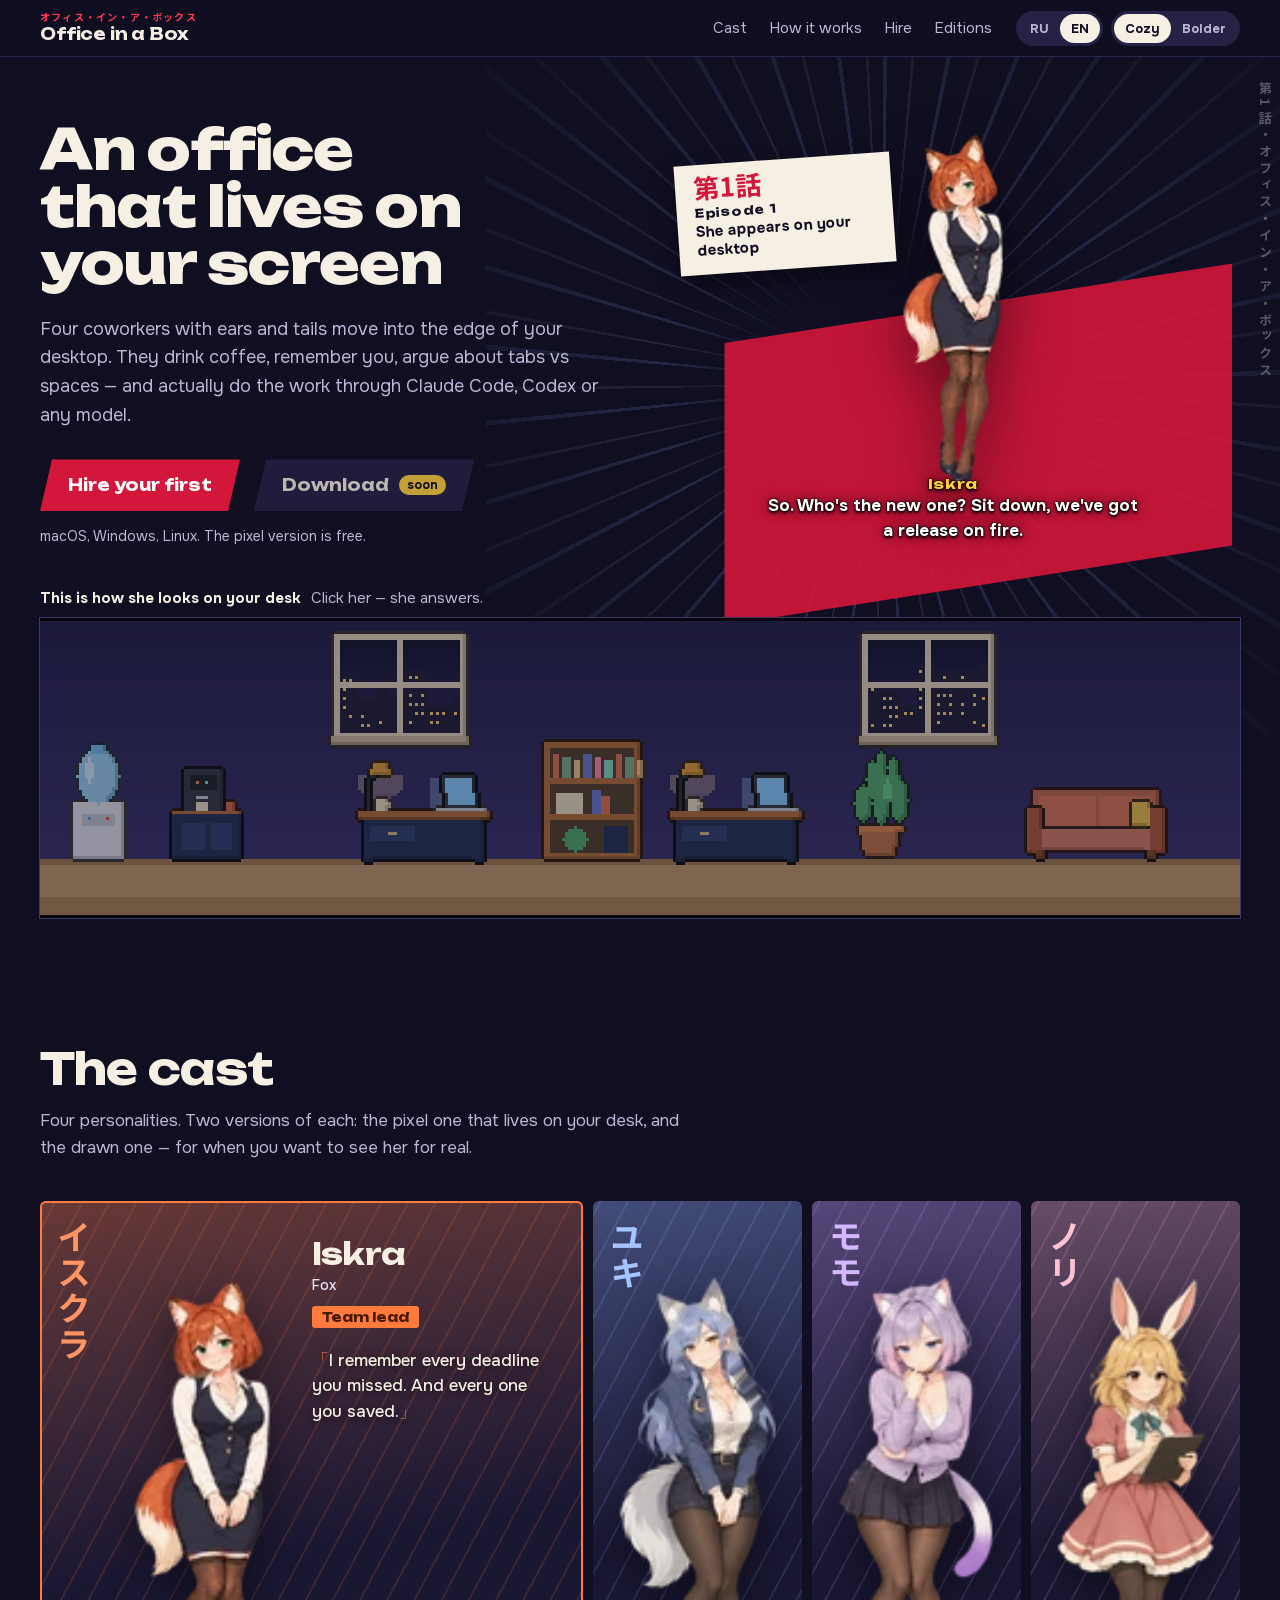
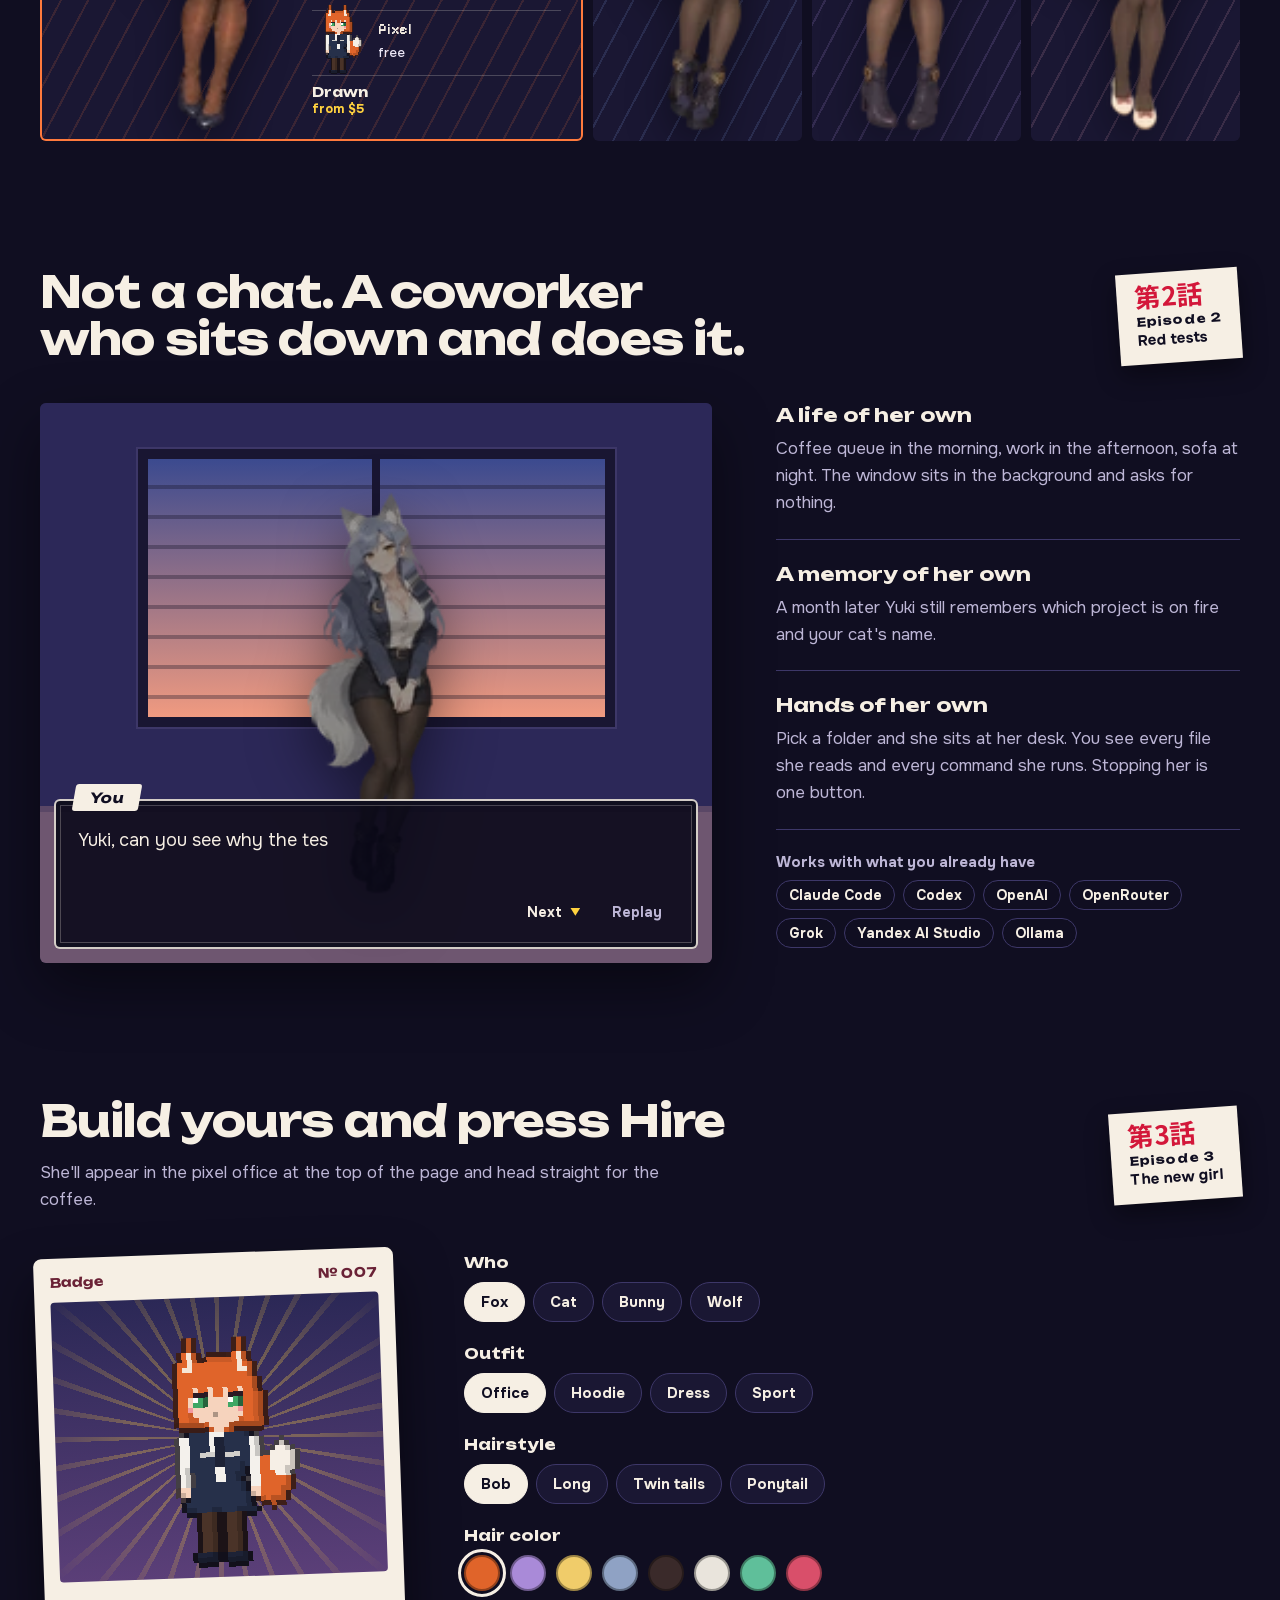
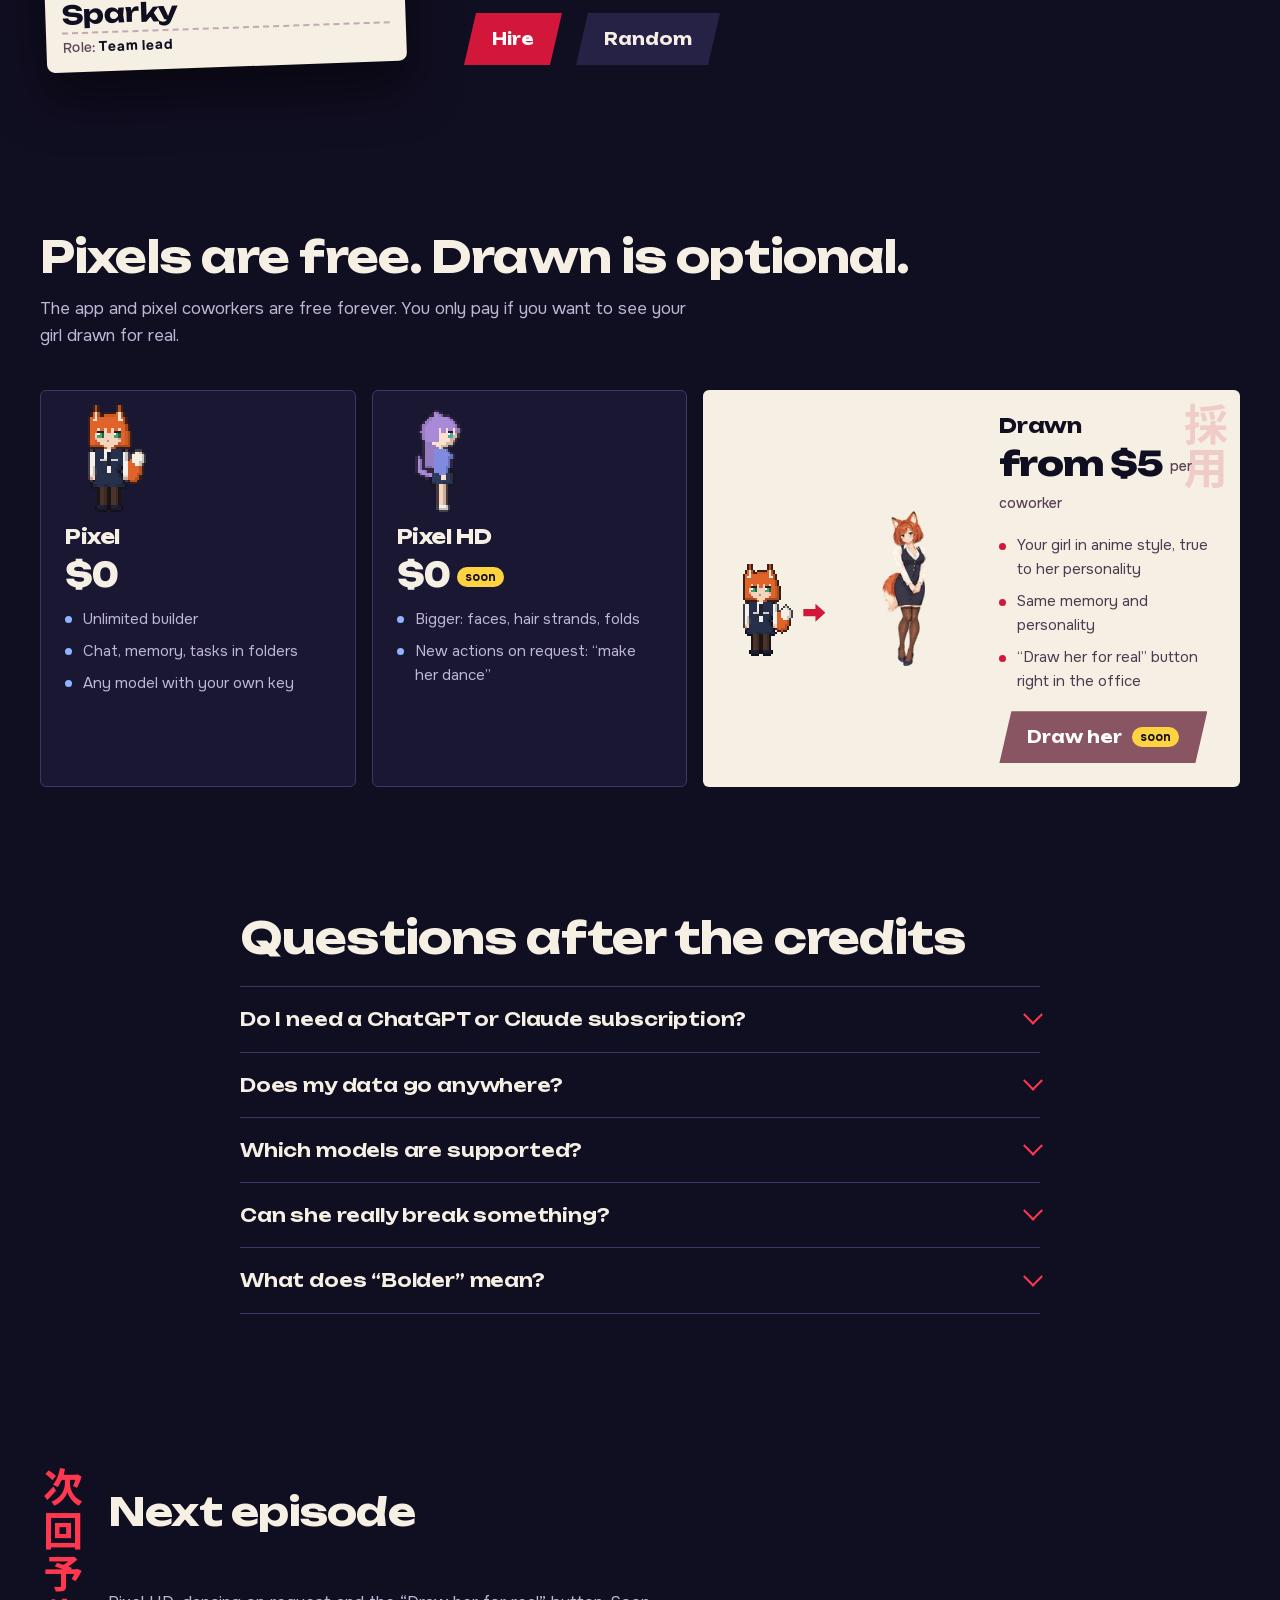
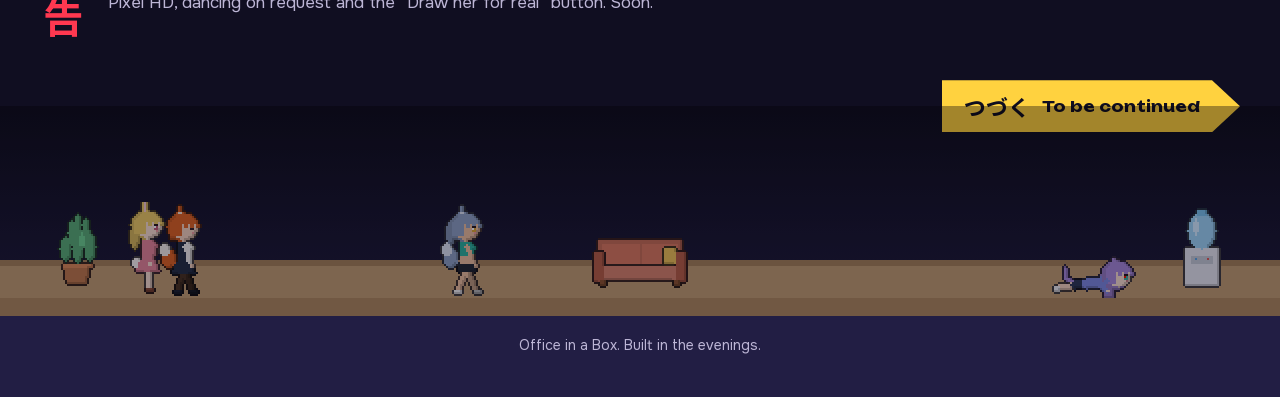
<file: d/index.html>
<!doctype html>
<html lang="ru">
<head>
<meta charset="utf-8">
<meta name="viewport" content="width=device-width,initial-scale=1">
<title>Офис в коробке — Эпизод 1</title>
<meta name="description" content="Аниме-офис на рабочем столе: лиса Искра, волчица Юки, кошка Момо и зайка Нори живут своей жизнью и делают задачи через Claude Code, Codex или любую модель.">
<meta name="theme-color" content="#0a0914">
<link rel="icon" href="data:image/svg+xml,%3Csvg xmlns='http://www.w3.org/2000/svg' viewBox='0 0 8 8' shape-rendering='crispEdges'%3E%3Cpath fill='%23ff3850' d='M0 0h8v8H0z'/%3E%3Cpath fill='%23f6efe4' d='M2 1h1v1h1v1h2V2h1V1h1v4H2z'/%3E%3C/svg%3E">
<link rel="stylesheet" href="../fonts/fonts.css">
<link rel="stylesheet" href="fonts/fonts.css">
<link rel="stylesheet" href="style.css">
<script>document.documentElement.classList.add("js")</script>
</head>
<body>

<!-- Опенинг: один оркестрованный момент на загрузке -->
<div class="opening" id="opening">
  <div class="op-lines" aria-hidden="true"></div>
  <div class="op-slab" aria-hidden="true"></div>
  <div class="op-flash" aria-hidden="true"></div>
  <p class="op-ep" aria-hidden="true"><span lang="ja">第1話</span><span data-i18n="ep1">Эпизод 1</span></p>
  <img class="op-girl" src="assets/iskra-idle.webp" alt="" width="192" height="208">
  <p class="op-title" aria-hidden="true" data-i18n="brand">Офис в коробке</p>
  <button type="button" class="op-skip" id="skipBtn" data-i18n="open.skip">Пропустить</button>
</div>

<nav class="top">
  <a class="brand" href="#top"><span lang="ja" aria-hidden="true">オフィス・イン・ア・ボックス</span><span data-i18n="brand">Офис в коробке</span></a>
  <div class="links">
    <a href="#cast" data-i18n="nav.cast">Персонажи</a>
    <a href="#how" data-i18n="nav.how">Как это</a>
    <a href="#hire" data-i18n="nav.hire">Нанять</a>
    <a href="#price" data-i18n="nav.price">Издания</a>
  </div>
  <div class="toggles">
    <div class="seg" role="group" aria-label="Язык / Language">
      <button type="button" data-lang="ru" aria-pressed="true">RU</button>
      <button type="button" data-lang="en" aria-pressed="false">EN</button>
    </div>
    <div class="seg" role="group" aria-label="Тон / Tone">
      <button type="button" data-tone="cozy" aria-pressed="true" data-i18n="tone.cozy">Уютно</button>
      <button type="button" data-tone="bold" aria-pressed="false" data-i18n="tone.bold">Смелее</button>
    </div>
  </div>
</nav>

<header class="hero" id="top">
  <div class="burst" aria-hidden="true"></div>
  <p class="kana-edge" lang="ja" aria-hidden="true">第1話・オフィス・イン・ア・ボックス</p>
  <div class="hero-copy">
    <h1 data-i18n="hero.title">Офис, который живёт у тебя на экране</h1>
    <p class="lead" data-i18n="hero.lead"></p>
    <div class="cta">
      <a class="btn primary" href="#hire" data-i18n="hero.cta">Нанять первую</a>
      <button class="btn ghost" type="button" disabled><span data-i18n="hero.dl">Скачать</span> <span class="tag" data-i18n="hero.soon">скоро</span></button>
    </div>
    <p class="meta" data-i18n="hero.meta"></p>
  </div>
  <figure class="hero-art">
    <p class="ep-seal"><span lang="ja" aria-hidden="true">第1話</span><span data-i18n="ep1">Эпизод 1</span><em data-i18n="ep1.name">Она появляется на рабочем столе</em></p>
    <div class="sprite iskra-idle" role="img" data-i18n-aria="a.iskra" aria-label="Искра, лиса-тимлид"></div>
    <figcaption class="subtitle"><b data-i18n="name.iskra">Искра</b><span id="iskraLine" data-i18n="iskra.line"></span></figcaption>
  </figure>
  <div class="desk">
    <p class="desk-label"><span data-i18n="hero.px">Так она выглядит на столе</span> <span class="dim" data-i18n="hero.px.hint">Кликни — ответит.</span></p>
    <div class="office hero-office" id="heroOffice" data-i18n-aria="a.office" aria-label="Пиксельный офис"><div class="floor"></div></div>
  </div>
</header>

<main>
  <section class="cast" id="cast">
    <div class="sec-head">
      <h2 data-i18n="cast.title">Состав</h2>
      <p data-i18n="cast.sub"></p>
    </div>
    <ul class="roster">
      <li class="card" style="--accent:#ff7a3d; --accent-ink:#4a1a05" data-girl="iskra">
        <span class="kana" lang="ja" aria-hidden="true">イスクラ</span>
        <img class="art" src="assets/iskra-wave.webp" alt="Искра, нарисованная" data-i18n-alt="a.iskra.art" width="192" height="208" loading="lazy">
        <div class="card-body">
          <h3><span data-i18n="name.iskra">Искра</span> <small data-i18n="cast.iskra.kind">Лиса</small></h3>
          <p class="role" data-i18n="cast.iskra.role">Тимлид</p>
          <p class="quote" data-i18n="cast.iskra.q"></p>
        </div>
        <div class="versions">
          <span class="v px"><canvas width="48" height="48" aria-hidden="true"></canvas><span><b data-i18n="cast.px">Пиксельная</b><i data-i18n="cast.free">бесплатно</i></span></span>
          <span class="v art-v"><b data-i18n="cast.art">Нарисованная</b><i data-i18n="cast.paid">от 390 ₽</i></span>
        </div>
      </li>
      <li class="card" style="--accent:#8fb4ff; --accent-ink:#0b1f4a" data-girl="yuki">
        <span class="kana" lang="ja" aria-hidden="true">ユキ</span>
        <img class="art" src="assets/yuki-idle.webp" alt="Юки, нарисованная" data-i18n-alt="a.yuki.art" width="192" height="208" loading="lazy">
        <div class="card-body">
          <h3><span data-i18n="name.yuki">Юки</span> <small data-i18n="cast.yuki.kind">Волчица</small></h3>
          <p class="role" data-i18n="cast.yuki.role">Программистка</p>
          <p class="quote" data-i18n="cast.yuki.q"></p>
        </div>
        <div class="versions">
          <span class="v px"><canvas width="48" height="48" aria-hidden="true"></canvas><span><b data-i18n="cast.px">Пиксельная</b><i data-i18n="cast.free">бесплатно</i></span></span>
          <span class="v art-v"><b data-i18n="cast.art">Нарисованная</b><i data-i18n="cast.paid">от 390 ₽</i></span>
        </div>
      </li>
      <li class="card" style="--accent:#c9a6ff; --accent-ink:#2a0f4a" data-girl="momo">
        <span class="kana" lang="ja" aria-hidden="true">モモ</span>
        <img class="art" src="assets/momo-work.webp" alt="Момо, нарисованная" data-i18n-alt="a.momo.art" width="192" height="208" loading="lazy">
        <div class="card-body">
          <h3><span data-i18n="name.momo">Момо</span> <small data-i18n="cast.momo.kind">Кошка</small></h3>
          <p class="role" data-i18n="cast.momo.role">Дизайнер</p>
          <p class="quote" data-i18n="cast.momo.q"></p>
        </div>
        <div class="versions">
          <span class="v px"><canvas width="48" height="48" aria-hidden="true"></canvas><span><b data-i18n="cast.px">Пиксельная</b><i data-i18n="cast.free">бесплатно</i></span></span>
          <span class="v art-v"><b data-i18n="cast.art">Нарисованная</b><i data-i18n="cast.paid">от 390 ₽</i></span>
        </div>
      </li>
      <li class="card" style="--accent:#ffb3c7; --accent-ink:#4a0f22" data-girl="nori">
        <span class="kana" lang="ja" aria-hidden="true">ノリ</span>
        <img class="art" src="assets/nori-work.webp" alt="Нори, нарисованная" data-i18n-alt="a.nori.art" width="192" height="208" loading="lazy">
        <div class="card-body">
          <h3><span data-i18n="name.nori">Нори</span> <small data-i18n="cast.nori.kind">Зайка</small></h3>
          <p class="role" data-i18n="cast.nori.role">Продакт</p>
          <p class="quote" data-i18n="cast.nori.q"></p>
        </div>
        <div class="versions">
          <span class="v px"><canvas width="48" height="48" aria-hidden="true"></canvas><span><b data-i18n="cast.px">Пиксельная</b><i data-i18n="cast.free">бесплатно</i></span></span>
          <span class="v art-v"><b data-i18n="cast.art">Нарисованная</b><i data-i18n="cast.paid">от 390 ₽</i></span>
        </div>
      </li>
    </ul>
  </section>

  <section class="how" id="how">
    <div class="sec-head">
      <h2 data-i18n="how.title"></h2>
      <p class="ep-seal"><span lang="ja" aria-hidden="true">第2話</span><span data-i18n="ep2">Эпизод 2</span><em data-i18n="ep2.name">Красные тесты</em></p>
    </div>
    <div class="how-grid">
      <div class="vn" id="vn">
        <div class="vn-bg" aria-hidden="true"></div>
        <div class="sprite yuki-idle vn-girl" id="vnGirl" aria-hidden="true"></div>
        <ol class="vn-log" id="vnLog" data-i18n-aria="a.log" aria-label="Журнал команд"></ol>
        <div class="vn-box">
          <p class="vn-name" id="vnName">Юки</p>
          <p class="vn-text" id="vnText" aria-hidden="true"></p>
          <p class="sr" id="vnLive" aria-live="polite"></p>
          <div class="vn-ctl">
            <button type="button" class="vn-next" id="vnNext"><span data-i18n="vn.next">Дальше</span><i aria-hidden="true"></i></button>
            <button type="button" class="vn-replay" id="vnReplay" data-i18n="vn.replay">Сначала</button>
          </div>
        </div>
      </div>
      <dl class="points">
        <div><dt data-i18n="how.p1.t"></dt><dd data-i18n="how.p1.p"></dd></div>
        <div><dt data-i18n="how.p2.t"></dt><dd data-i18n="how.p2.p"></dd></div>
        <div><dt data-i18n="how.p3.t"></dt><dd data-i18n="how.p3.p"></dd></div>
        <div class="engines"><dt data-i18n="engines"></dt><dd><ul><li>Claude Code</li><li>Codex</li><li>OpenAI</li><li>OpenRouter</li><li>Grok</li><li>Yandex AI Studio</li><li>Ollama</li></ul></dd></div>
      </dl>
    </div>
  </section>

  <section class="hire" id="hire">
    <div class="sec-head">
      <h2 data-i18n="hire.title"></h2>
      <p data-i18n="hire.p"></p>
      <p class="ep-seal"><span lang="ja" aria-hidden="true">第3話</span><span data-i18n="ep3">Эпизод 3</span><em data-i18n="ep3.name">Новенькая</em></p>
    </div>
    <div class="hire-grid">
      <figure class="summon" id="summon">
        <div class="summon-top"><span data-i18n="hire.cardno">Пропуск</span><span id="badgeNo">№ 007</span></div>
        <div class="summon-stage"><div class="summon-burst" aria-hidden="true"></div><canvas id="hireCv" width="48" height="48" aria-hidden="true"></canvas></div>
        <figcaption>
          <label class="sr" for="hireName" data-i18n="hire.name">Имя</label>
          <input id="hireName" class="name" value="Искорка" maxlength="16" spellcheck="false" autocomplete="off">
          <span class="role"><span data-i18n="hire.cardrole">Должность</span>: <b id="hireRole"></b></span>
        </figcaption>
      </figure>
      <div class="form">
        <fieldset><legend data-i18n="hire.kind"></legend>
          <div class="chips" data-k="kind">
            <button type="button" class="chip" data-v="fox" data-i18n="kind.fox"></button>
            <button type="button" class="chip" data-v="cat" data-i18n="kind.cat"></button>
            <button type="button" class="chip" data-v="bunny" data-i18n="kind.bunny"></button>
            <button type="button" class="chip" data-v="wolf" data-i18n="kind.wolf"></button>
          </div>
        </fieldset>
        <fieldset><legend data-i18n="hire.outfit"></legend>
          <div class="chips" data-k="outfit">
            <button type="button" class="chip" data-v="office" data-i18n="outfit.office"></button>
            <button type="button" class="chip" data-v="hoodie" data-i18n="outfit.hoodie"></button>
            <button type="button" class="chip" data-v="dress" data-i18n="outfit.dress"></button>
            <button type="button" class="chip" data-v="sport" data-i18n="outfit.sport"></button>
          </div>
        </fieldset>
        <fieldset><legend data-i18n="hire.hair"></legend>
          <div class="chips" data-k="style">
            <button type="button" class="chip" data-v="bob" data-i18n="hair.bob"></button>
            <button type="button" class="chip" data-v="long" data-i18n="hair.long"></button>
            <button type="button" class="chip" data-v="twin" data-i18n="hair.twin"></button>
            <button type="button" class="chip" data-v="pony" data-i18n="hair.pony"></button>
          </div>
        </fieldset>
        <fieldset><legend data-i18n="hire.color"></legend>
          <div class="swatches" id="swatches"></div>
        </fieldset>
        <div class="hire-actions">
          <button type="button" class="btn primary" id="hireBtn" data-i18n="hire.do"></button>
          <button type="button" class="btn ghost" id="randBtn" data-i18n="hire.rand"></button>
          <p class="toast" id="toast" role="status" aria-live="polite"></p>
        </div>
      </div>
    </div>
  </section>

  <section class="price" id="price">
    <div class="sec-head">
      <h2 data-i18n="price.title"></h2>
      <p data-i18n="price.p"></p>
    </div>
    <div class="editions">
      <article class="ed px-ed">
        <canvas class="sample" id="tierPx" width="48" height="48" aria-hidden="true"></canvas>
        <h3 data-i18n="tier.px"></h3>
        <p class="amount" data-i18n="tier.px.price"></p>
        <ul data-i18n-list="tier.px.l"></ul>
      </article>
      <article class="ed hd-ed">
        <canvas class="sample" id="tierHd" width="48" height="48" aria-hidden="true"></canvas>
        <h3 data-i18n="tier.hd"></h3>
        <p class="amount"><span data-i18n="tier.hd.price"></span> <span class="tag" data-i18n="tier.hd.note"></span></p>
        <ul data-i18n-list="tier.hd.l"></ul>
      </article>
      <article class="ed art-ed">
        <span class="kana" lang="ja" aria-hidden="true">採用</span>
        <div class="pair" aria-hidden="true">
          <canvas class="sample" id="tierArtPx" width="48" height="48"></canvas>
          <span class="arrow"></span>
          <img class="drawn" src="assets/iskra-idle.webp" alt="" width="192" height="208" loading="lazy">
        </div>
        <div class="ed-body">
          <h3 data-i18n="tier.art"></h3>
          <p class="amount"><span data-i18n="tier.art.price"></span> <span class="note" data-i18n="tier.art.note"></span></p>
          <ul data-i18n-list="tier.art.l"></ul>
          <button type="button" class="btn primary" disabled><span data-i18n="tier.art.cta"></span> <span class="tag" data-i18n="hero.soon"></span></button>
        </div>
      </article>
    </div>
  </section>

  <section class="faq" id="faq">
    <h2 data-i18n="faq.title"></h2>
    <details><summary data-i18n="faq.q1"></summary><p data-i18n="faq.a1"></p></details>
    <details><summary data-i18n="faq.q2"></summary><p data-i18n="faq.a2"></p></details>
    <details><summary data-i18n="faq.q3"></summary><p data-i18n="faq.a3"></p></details>
    <details><summary data-i18n="faq.q4"></summary><p data-i18n="faq.a4"></p></details>
    <details><summary data-i18n="faq.q5"></summary><p data-i18n="faq.a5"></p></details>
  </section>
</main>

<footer>
  <div class="next">
    <p class="next-kana" lang="ja" aria-hidden="true">次回予告</p>
    <h2 data-i18n="next.title"></h2>
    <p data-i18n="next.p"></p>
  </div>
  <p class="tbc"><span lang="ja" aria-hidden="true">つづく</span><span data-i18n="tbc">Продолжение следует</span></p>
  <div class="office foot-office" id="footOffice" aria-hidden="true"><div class="floor"></div></div>
  <p class="foot-line" data-i18n="footer"></p>
</footer>

<script type="module" src="landing.js"></script>
</body>
</html>
</file>
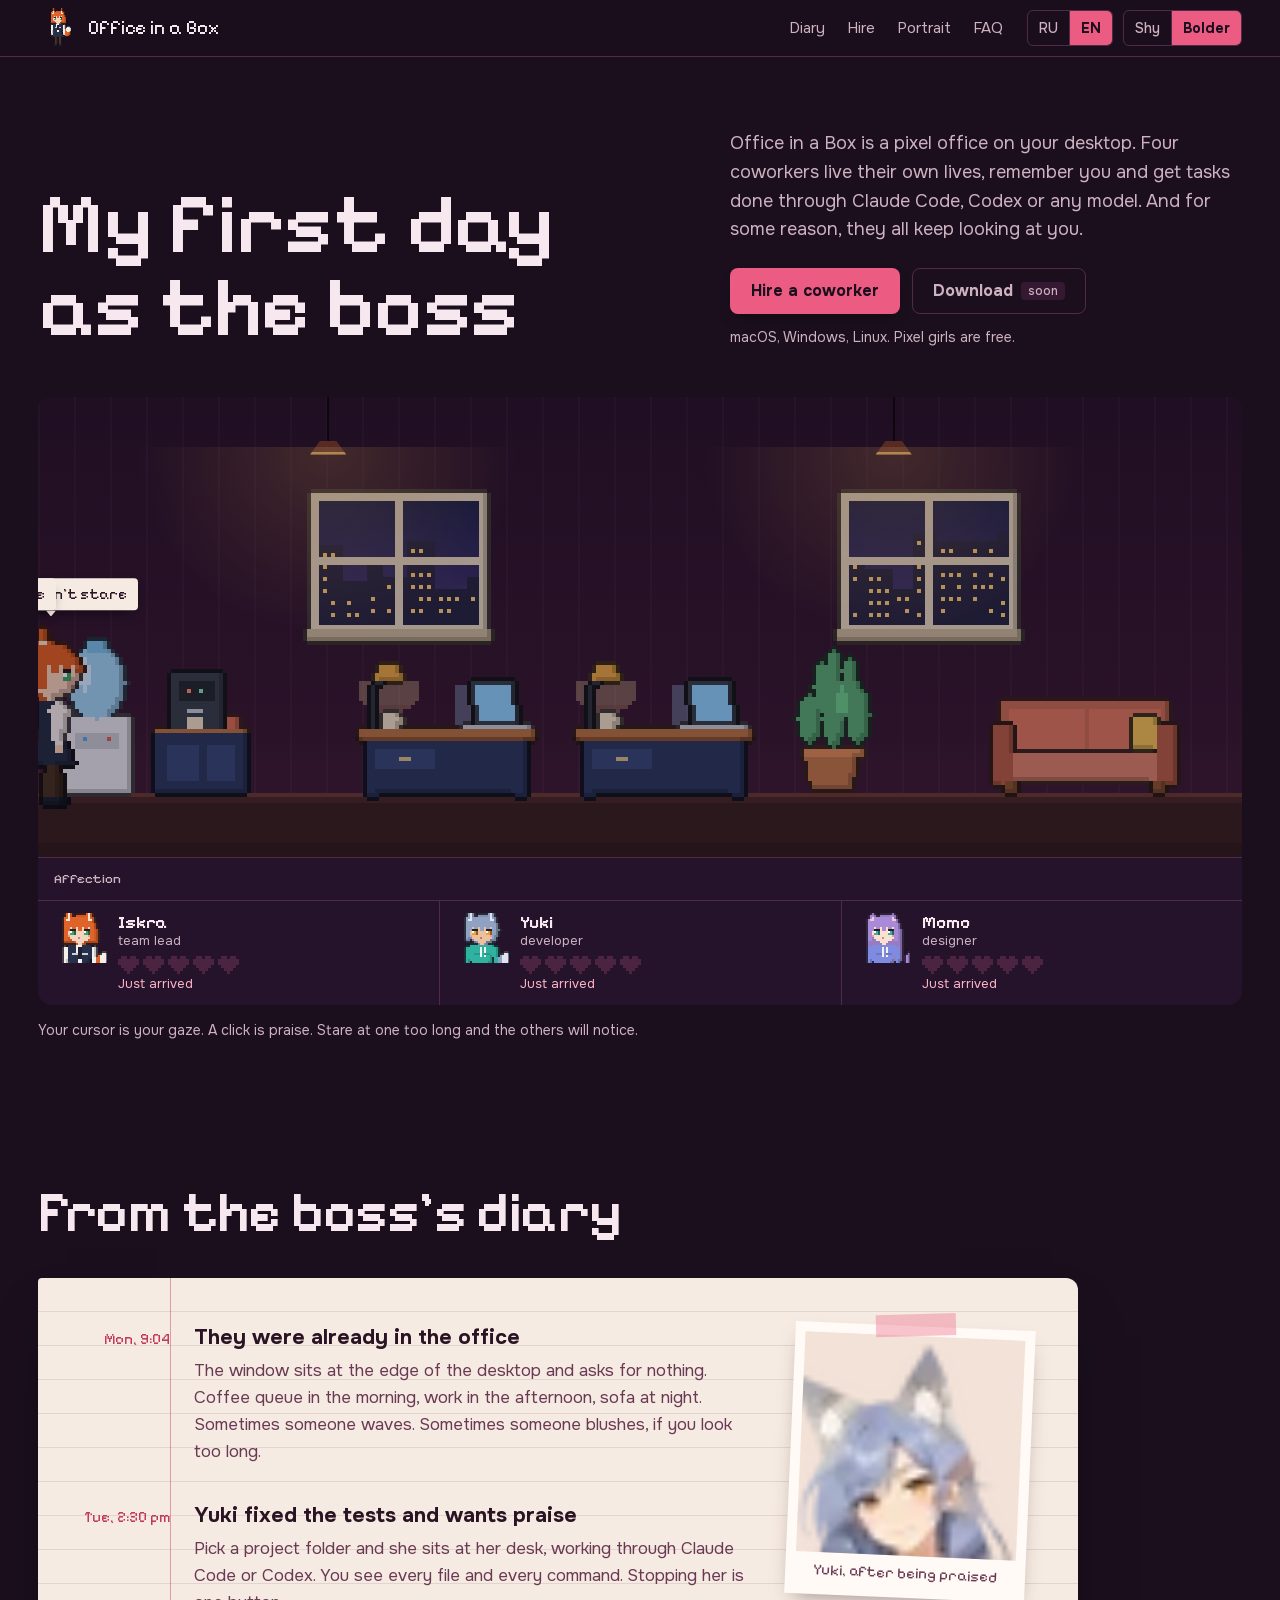
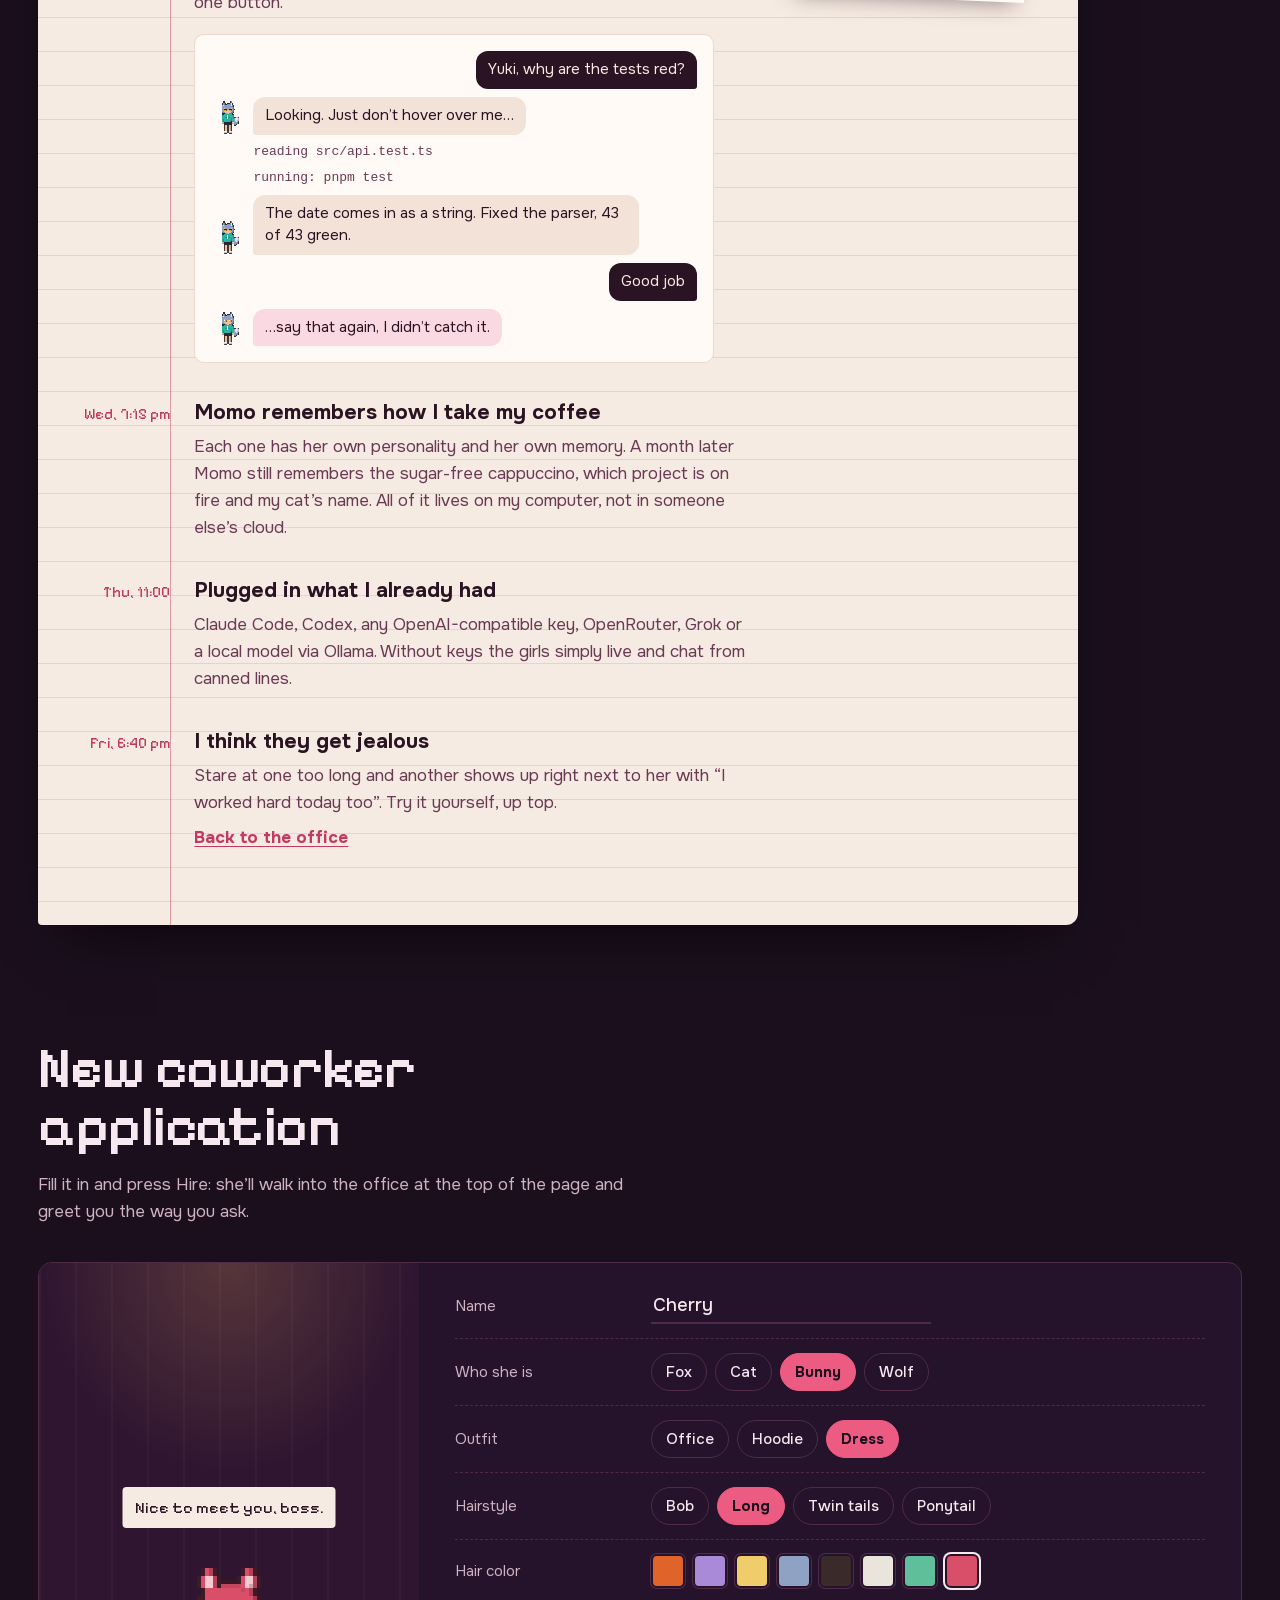
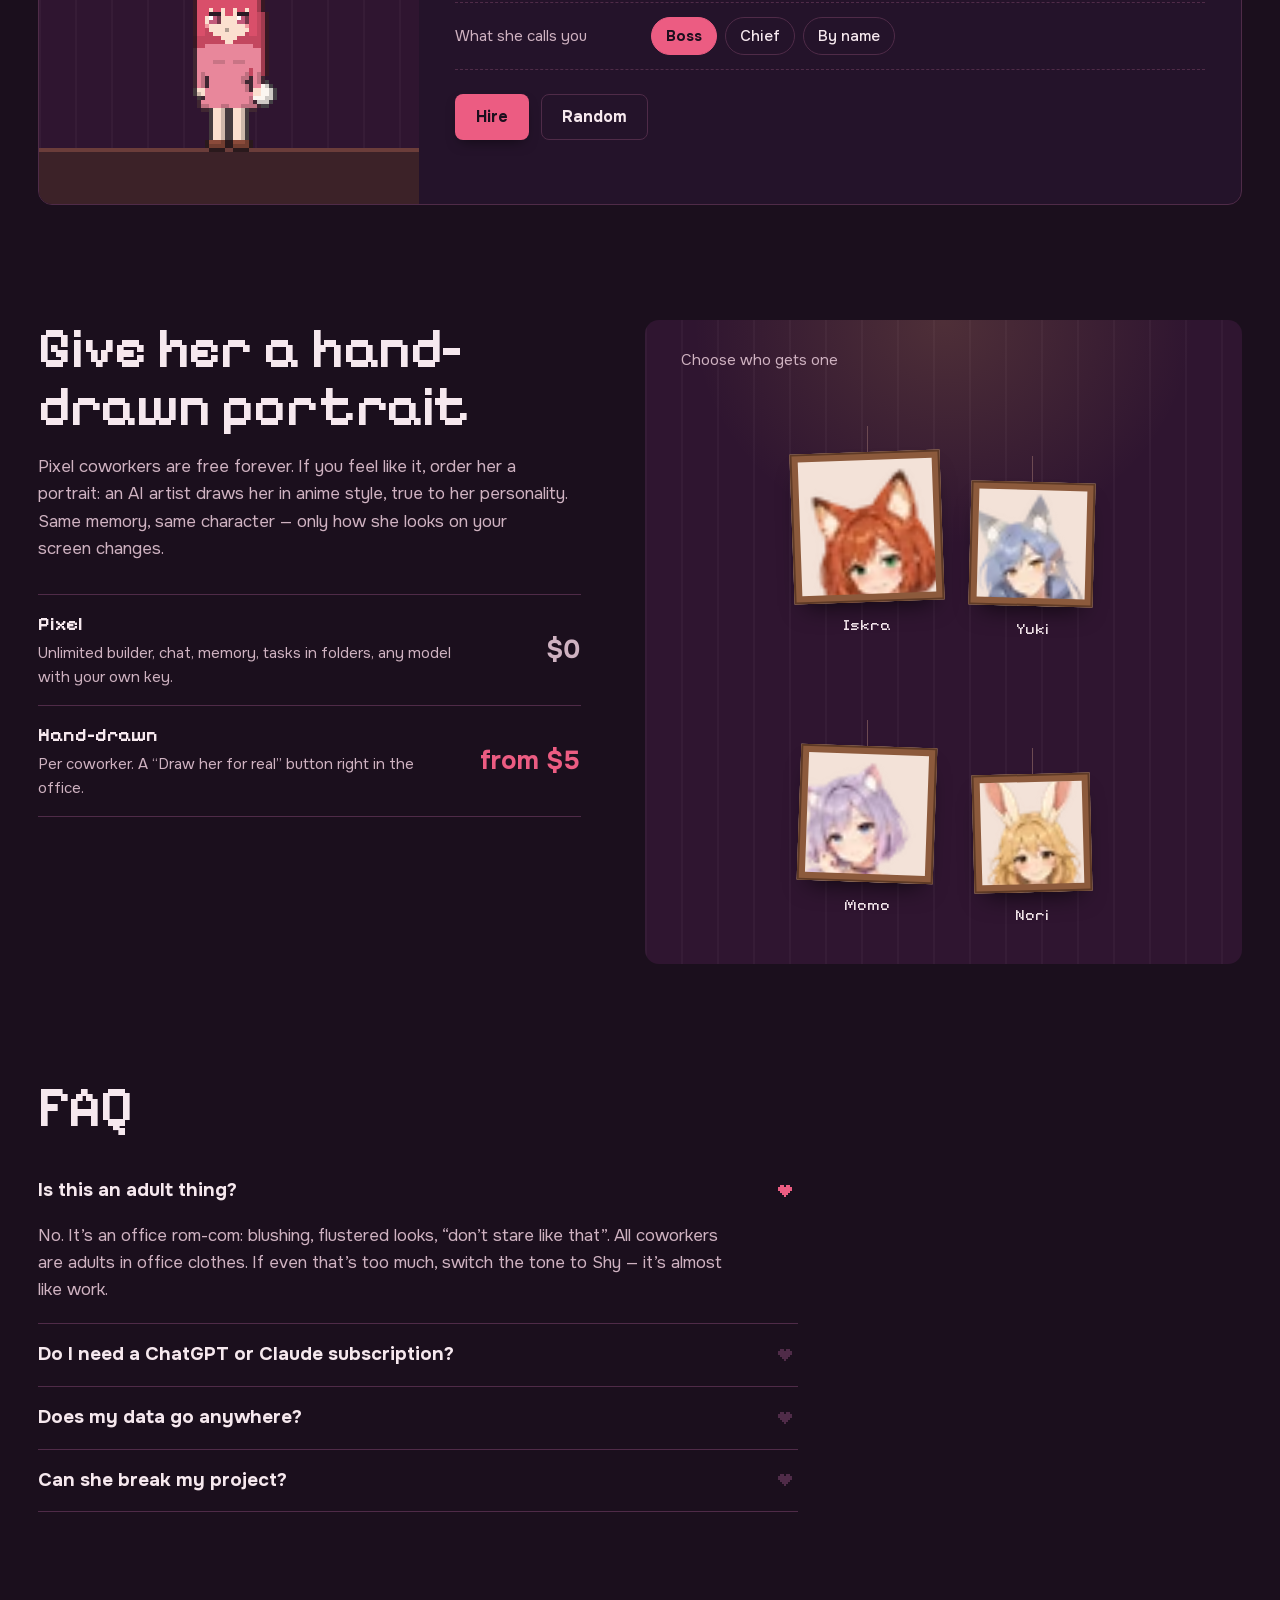
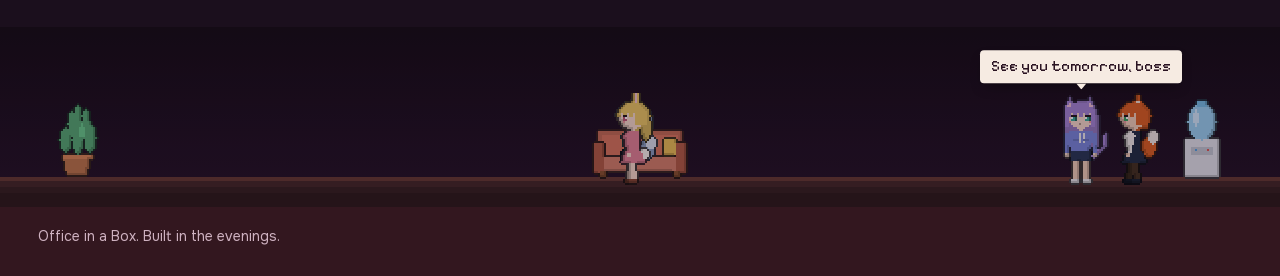
<file: e/index.html>
<!doctype html>
<html lang="ru">
<head>
<meta charset="utf-8">
<meta name="viewport" content="width=device-width,initial-scale=1">
<title>Офис в коробке</title>
<meta name="description" content="Пиксельный офис на рабочем столе: сотрудницы живут своей жизнью, помнят тебя, краснеют и делают задачи через Claude Code, Codex или любую модель.">
<meta name="theme-color" content="#1b0f1d">
<link rel="icon" href="data:image/svg+xml,%3Csvg xmlns='http://www.w3.org/2000/svg' viewBox='0 0 7 6' shape-rendering='crispEdges'%3E%3Cpath fill='%23e0577b' d='M1 0h2v1h1V0h2v1h1v2H6v1H5v1H4v1H3V5H2V4H1V3H0V1h1z'/%3E%3C/svg%3E">
<link rel="stylesheet" href="../fonts/fonts.css">
<link rel="stylesheet" href="style.css">
</head>
<body>
<a class="skip" href="#main">К содержанию</a>
<nav class="top">
  <a class="brand" href="#top">
    <canvas id="brandCv" width="48" height="48" aria-hidden="true"></canvas>
    <span class="px" data-i18n="brand">Офис в коробке</span>
  </a>
  <div class="links">
    <a href="#diary" data-i18n="nav.diary">Дневник</a>
    <a href="#hire" data-i18n="nav.hire">Анкета</a>
    <a href="#price" data-i18n="nav.price">Портрет</a>
    <a href="#faq" data-i18n="nav.faq">Вопросы</a>
  </div>
  <div class="toggles">
    <div class="seg" role="group" aria-label="Язык / Language">
      <button type="button" data-lang="ru" aria-pressed="true">RU</button>
      <button type="button" data-lang="en" aria-pressed="false">EN</button>
    </div>
    <div class="seg" role="group" aria-label="Тон / Tone">
      <button type="button" data-tone="shy" aria-pressed="false" data-i18n="tone.shy">Смущённо</button>
      <button type="button" data-tone="bold" aria-pressed="true" data-i18n="tone.bold">Смелее</button>
    </div>
  </div>
</nav>

<header class="hero" id="top">
  <div class="hero-copy">
    <h1 class="px" data-i18n="hero.title">Мой первый день в роли босса</h1>
    <div class="hero-side">
      <p class="lead" data-i18n="hero.lead"></p>
      <div class="cta">
        <a class="btn primary" href="#hire" data-i18n="hero.hire">Нанять сотрудницу</a>
        <button class="btn ghost" type="button" disabled><span data-i18n="hero.download">Скачать</span> <span class="tag" data-i18n="hero.soon">скоро</span></button>
      </div>
      <p class="meta" data-i18n="hero.meta"></p>
    </div>
  </div>

  <div class="stage" id="stage">
    <div class="lamp" style="--x:24%" aria-hidden="true"></div>
    <div class="lamp" style="--x:71%" aria-hidden="true"></div>
    <div class="office" id="heroOffice" role="img" data-i18n-label="stage.label"><div class="floor"></div></div>
  </div>
  <div class="roster" aria-labelledby="rosterLabel">
    <p class="roster-label px" id="rosterLabel" data-i18n="roster.label">Симпатия</p>
    <ul id="roster"></ul>
  </div>
  <p class="hint" data-i18n="stage.hint"></p>
</header>

<main id="main">
  <section class="diary" id="diary">
    <h2 class="px" data-i18n="diary.title">Записи из дневника босса</h2>
    <div class="notebook">
      <article class="entry">
        <time class="px" data-i18n="d1.when"></time>
        <div><h3 data-i18n="d1.t"></h3><p data-i18n="d1.p"></p></div>
      </article>
      <article class="entry">
        <time class="px" data-i18n="d2.when"></time>
        <div>
          <h3 data-i18n="d2.t"></h3><p data-i18n="d2.p"></p>
          <ol class="chat" id="chat">
            <li class="me" data-i18n="c.me1"></li>
            <li class="her"><canvas class="ava" width="48" height="48" aria-hidden="true"></canvas><span data-i18n="c.y1"></span></li>
            <li class="tool" data-i18n="c.tool1"></li>
            <li class="tool" data-i18n="c.tool2"></li>
            <li class="her"><canvas class="ava" width="48" height="48" aria-hidden="true"></canvas><span data-i18n="c.y2"></span></li>
            <li class="me" data-i18n="c.me2"></li>
            <li class="her blush"><canvas class="ava" width="48" height="48" aria-hidden="true"></canvas><span data-i18n="c.y3"></span></li>
          </ol>
        </div>
      </article>
      <figure class="photo" aria-hidden="true">
        <div class="cameo" data-girl="yuki"></div>
        <figcaption data-i18n="photo.cap"></figcaption>
      </figure>
      <article class="entry">
        <time class="px" data-i18n="d3.when"></time>
        <div><h3 data-i18n="d3.t"></h3><p data-i18n="d3.p"></p></div>
      </article>
      <article class="entry">
        <time class="px" data-i18n="d4.when"></time>
        <div><h3 data-i18n="d4.t"></h3><p data-i18n="d4.p"></p></div>
      </article>
      <article class="entry">
        <time class="px" data-i18n="d5.when"></time>
        <div><h3 data-i18n="d5.t"></h3><p data-i18n="d5.p"></p><a class="inline" href="#top" data-i18n="d5.back"></a></div>
      </article>
    </div>
  </section>

  <section class="hire" id="hire">
    <div class="hire-head">
      <h2 class="px" data-i18n="hire.title">Анкета новой сотрудницы</h2>
      <p data-i18n="hire.p"></p>
    </div>
    <form class="form" id="hireForm" novalidate>
      <div class="preview" aria-hidden="true">
        <div class="say px" id="previewSay"></div>
        <canvas id="hireCv" width="48" height="48"></canvas>
        <canvas id="hireFx" width="48" height="60"></canvas>
      </div>
      <div class="fields">
        <label class="row"><span data-i18n="f.name"></span><input id="hireName" value="Вишня" maxlength="16" spellcheck="false" autocomplete="off"></label>
        <fieldset class="row"><legend data-i18n="f.kind"></legend>
          <div class="chips" data-k="kind">
            <button type="button" class="chip" data-v="fox" data-i18n="kind.fox"></button>
            <button type="button" class="chip" data-v="cat" data-i18n="kind.cat"></button>
            <button type="button" class="chip" data-v="bunny" data-i18n="kind.bunny"></button>
            <button type="button" class="chip" data-v="wolf" data-i18n="kind.wolf"></button>
          </div>
        </fieldset>
        <fieldset class="row"><legend data-i18n="f.outfit"></legend>
          <div class="chips" data-k="outfit">
            <button type="button" class="chip" data-v="office" data-i18n="outfit.office"></button>
            <button type="button" class="chip" data-v="hoodie" data-i18n="outfit.hoodie"></button>
            <button type="button" class="chip" data-v="dress" data-i18n="outfit.dress"></button>
          </div>
        </fieldset>
        <fieldset class="row"><legend data-i18n="f.hair"></legend>
          <div class="chips" data-k="style">
            <button type="button" class="chip" data-v="bob" data-i18n="hair.bob"></button>
            <button type="button" class="chip" data-v="long" data-i18n="hair.long"></button>
            <button type="button" class="chip" data-v="twin" data-i18n="hair.twin"></button>
            <button type="button" class="chip" data-v="pony" data-i18n="hair.pony"></button>
          </div>
        </fieldset>
        <fieldset class="row"><legend data-i18n="f.color"></legend><div class="swatches" id="swatches"></div></fieldset>
        <fieldset class="row call"><legend data-i18n="f.call"></legend>
          <div class="chips" data-k="call">
            <button type="button" class="chip" data-v="boss" data-i18n="call.boss"></button>
            <button type="button" class="chip" data-v="chief" data-i18n="call.chief"></button>
            <button type="button" class="chip" data-v="name" data-i18n="call.name"></button>
          </div>
          <label class="yourname" id="yourNameRow" hidden><span data-i18n="f.yourname"></span><input id="yourName" maxlength="16" spellcheck="false" autocomplete="given-name"></label>
        </fieldset>
        <div class="actions">
          <button type="submit" class="btn primary" data-i18n="hire.do">Нанять</button>
          <button type="button" class="btn ghost" id="randBtn" data-i18n="hire.rand">Случайная</button>
          <p class="toast" id="toast" role="status" aria-live="polite"></p>
        </div>
      </div>
    </form>
  </section>

  <section class="price" id="price">
    <div class="price-copy">
      <h2 class="px" data-i18n="price.title">Подарить ей нарисованный портрет</h2>
      <p data-i18n="price.p"></p>
      <dl class="tiers">
        <div><dt data-i18n="price.free"></dt><dd class="sum" data-i18n="price.free.v"></dd><dd data-i18n="price.free.l"></dd></div>
        <div class="art"><dt data-i18n="price.art"></dt><dd class="sum" data-i18n="price.art.v"></dd><dd data-i18n="price.art.l"></dd></div>
      </dl>
    </div>
    <div class="wall">
      <p class="wall-label" id="giftLabel" data-i18n="price.gift"></p>
      <div class="frames" role="group" aria-labelledby="giftLabel">
        <button type="button" class="frame f-iskra" data-gift="iskra"><span class="cameo" data-girl="iskra"></span><span class="nm px">Искра</span><span class="say px" aria-live="polite"></span></button>
        <button type="button" class="frame f-yuki" data-gift="yuki"><span class="cameo" data-girl="yuki"></span><span class="nm px">Юки</span><span class="say px" aria-live="polite"></span></button>
        <button type="button" class="frame f-momo" data-gift="momo"><span class="cameo" data-girl="momo"></span><span class="nm px">Момо</span><span class="say px" aria-live="polite"></span></button>
        <button type="button" class="frame f-nori" data-gift="nori"><span class="cameo" data-girl="nori"></span><span class="nm px">Нори</span><span class="say px" aria-live="polite"></span></button>
      </div>
    </div>
  </section>

  <section class="faq" id="faq">
    <h2 class="px" data-i18n="faq.title">Вопросы</h2>
    <details open><summary data-i18n="q1"></summary><p data-i18n="a1"></p></details>
    <details><summary data-i18n="q2"></summary><p data-i18n="a2"></p></details>
    <details><summary data-i18n="q3"></summary><p data-i18n="a3"></p></details>
    <details><summary data-i18n="q4"></summary><p data-i18n="a4"></p></details>
  </section>
</main>

<footer class="foot">
  <div class="office foot-office" id="footOffice" aria-hidden="true"><div class="floor"></div></div>
  <p data-i18n="foot"></p>
</footer>

<script type="module" src="landing.js"></script>
</body>
</html>
</file>
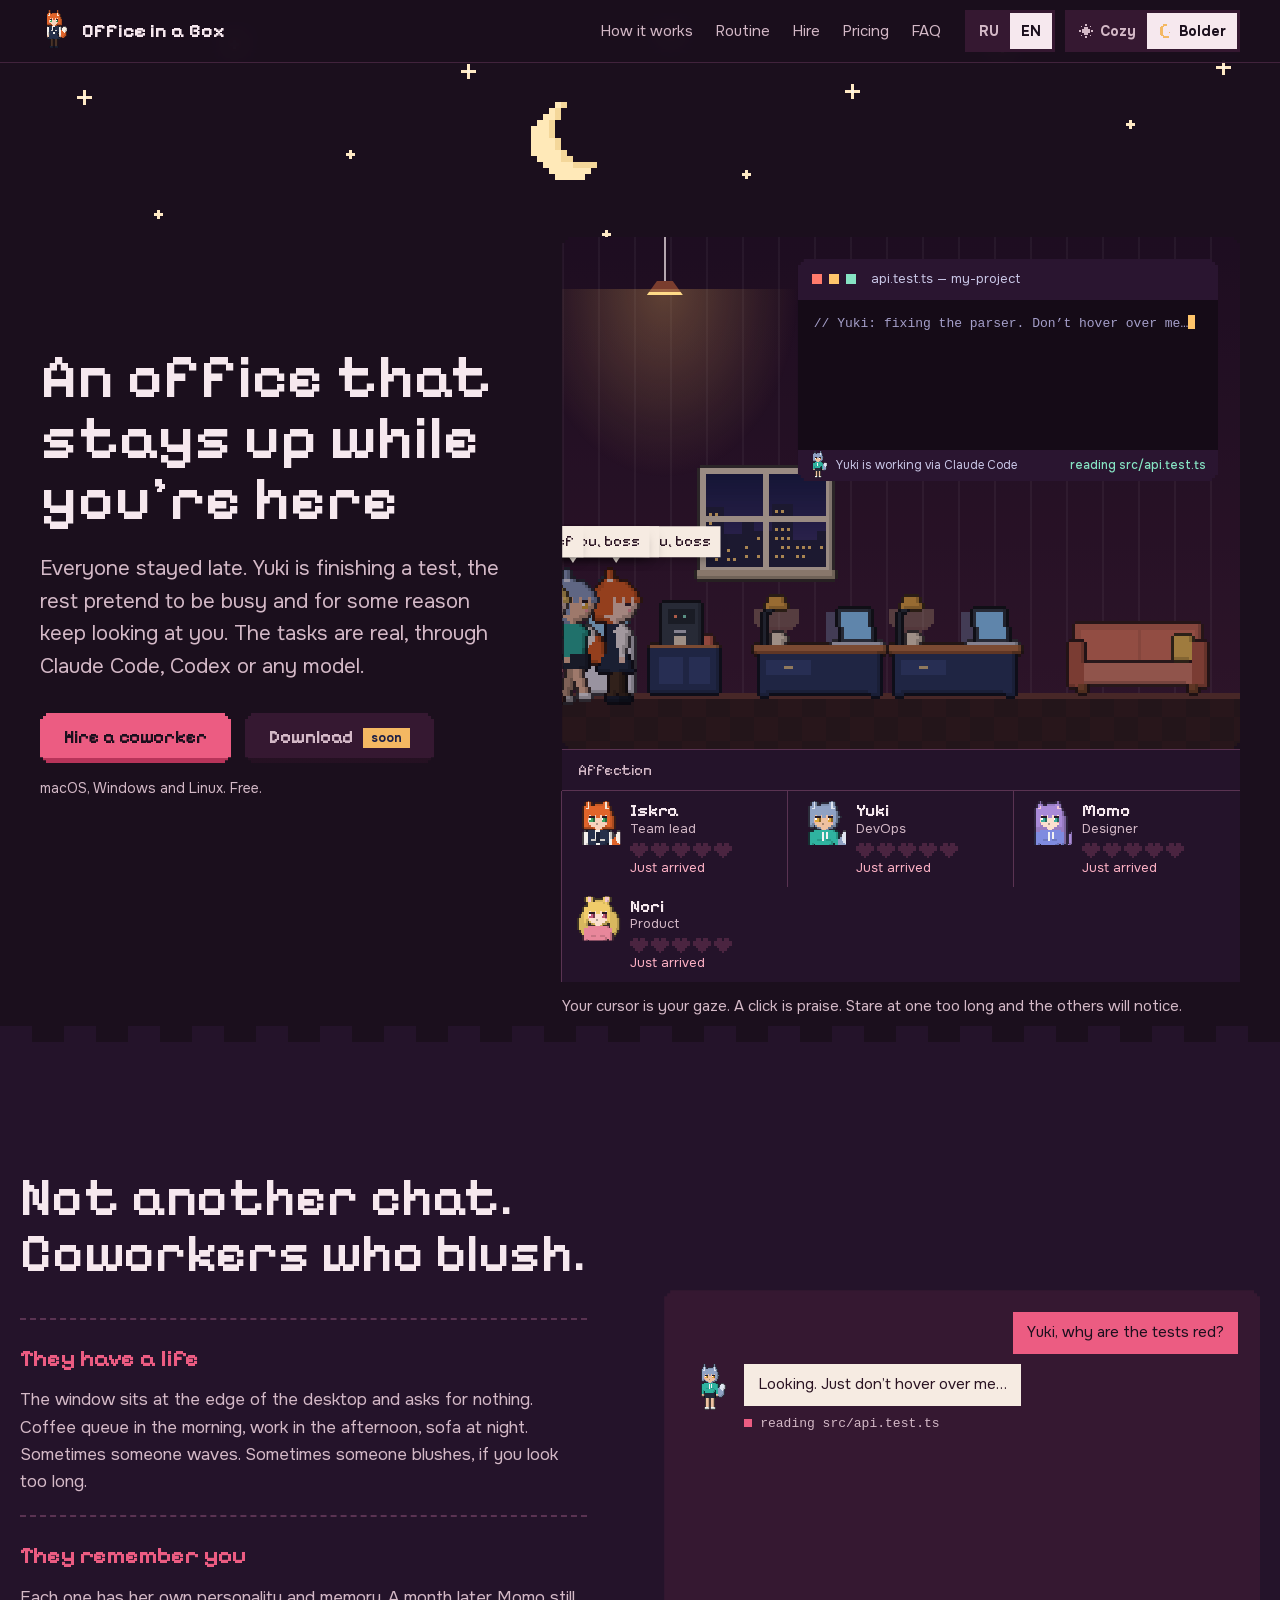
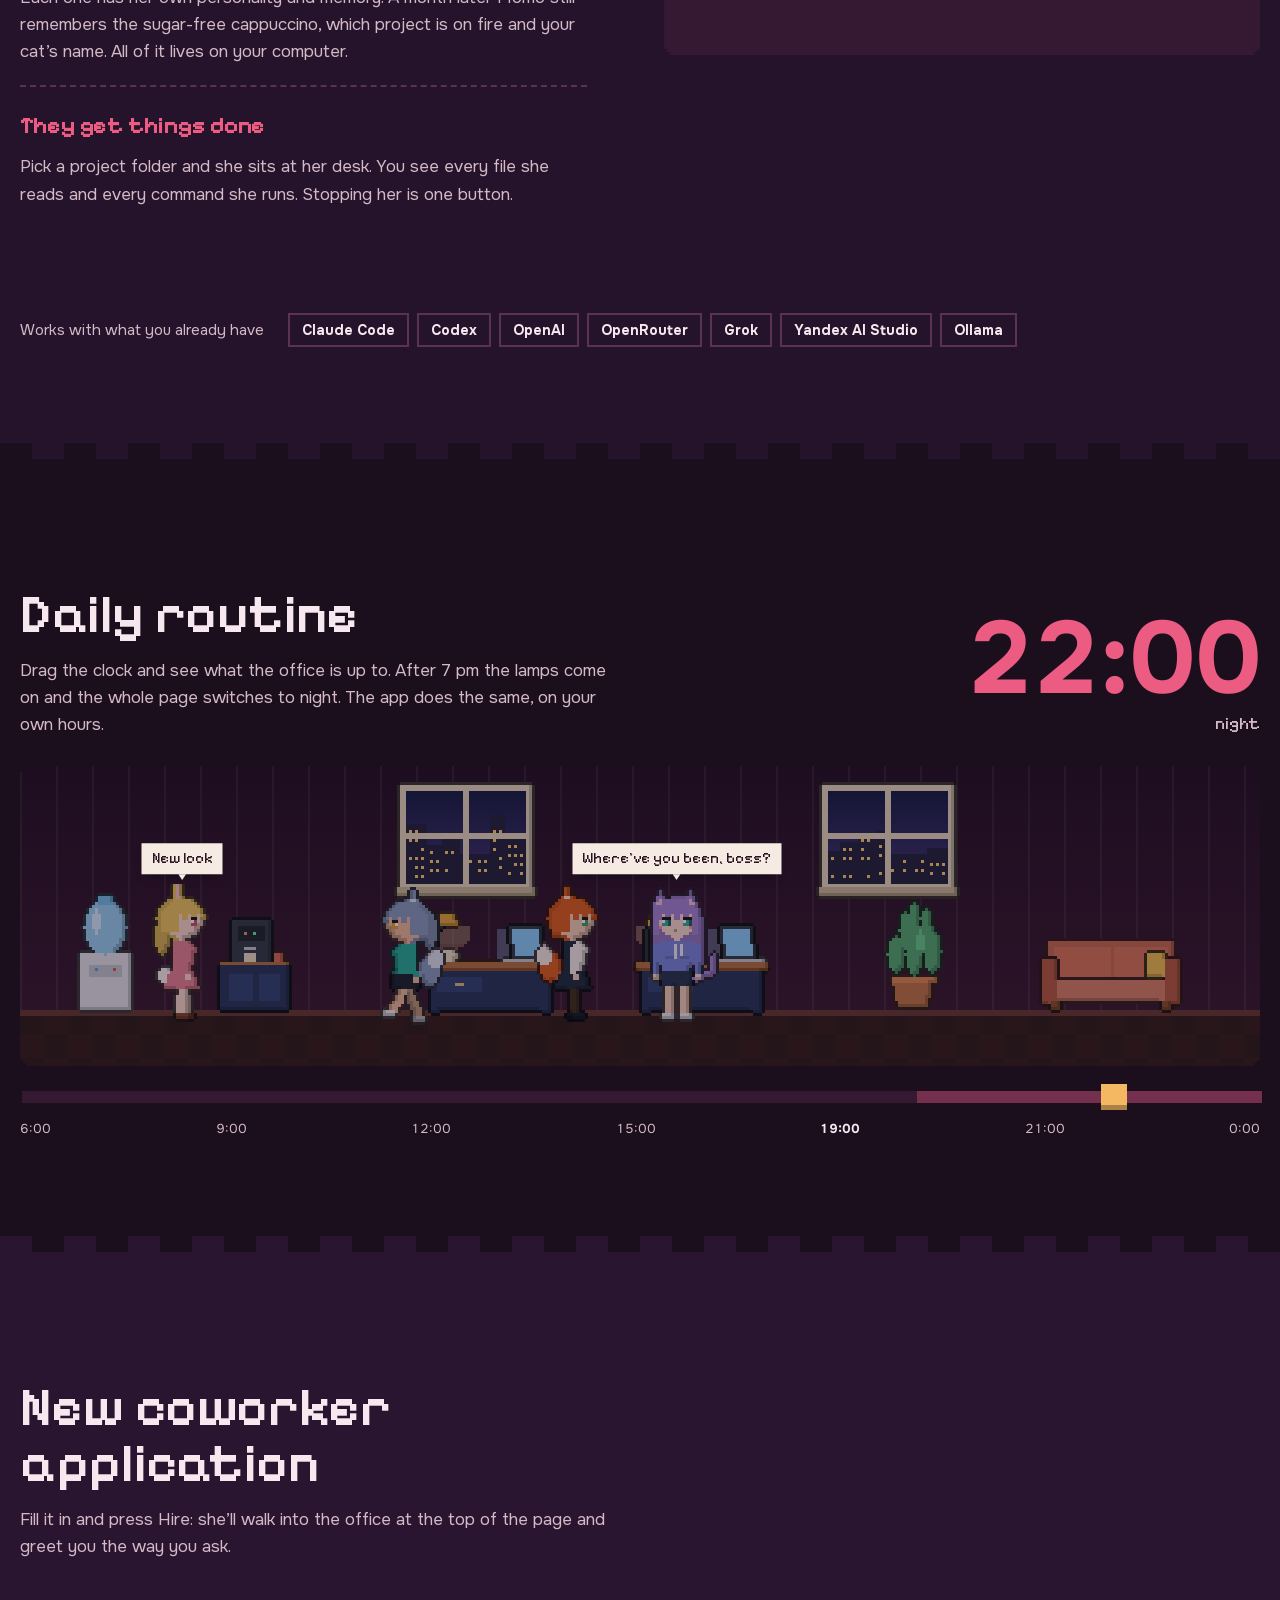
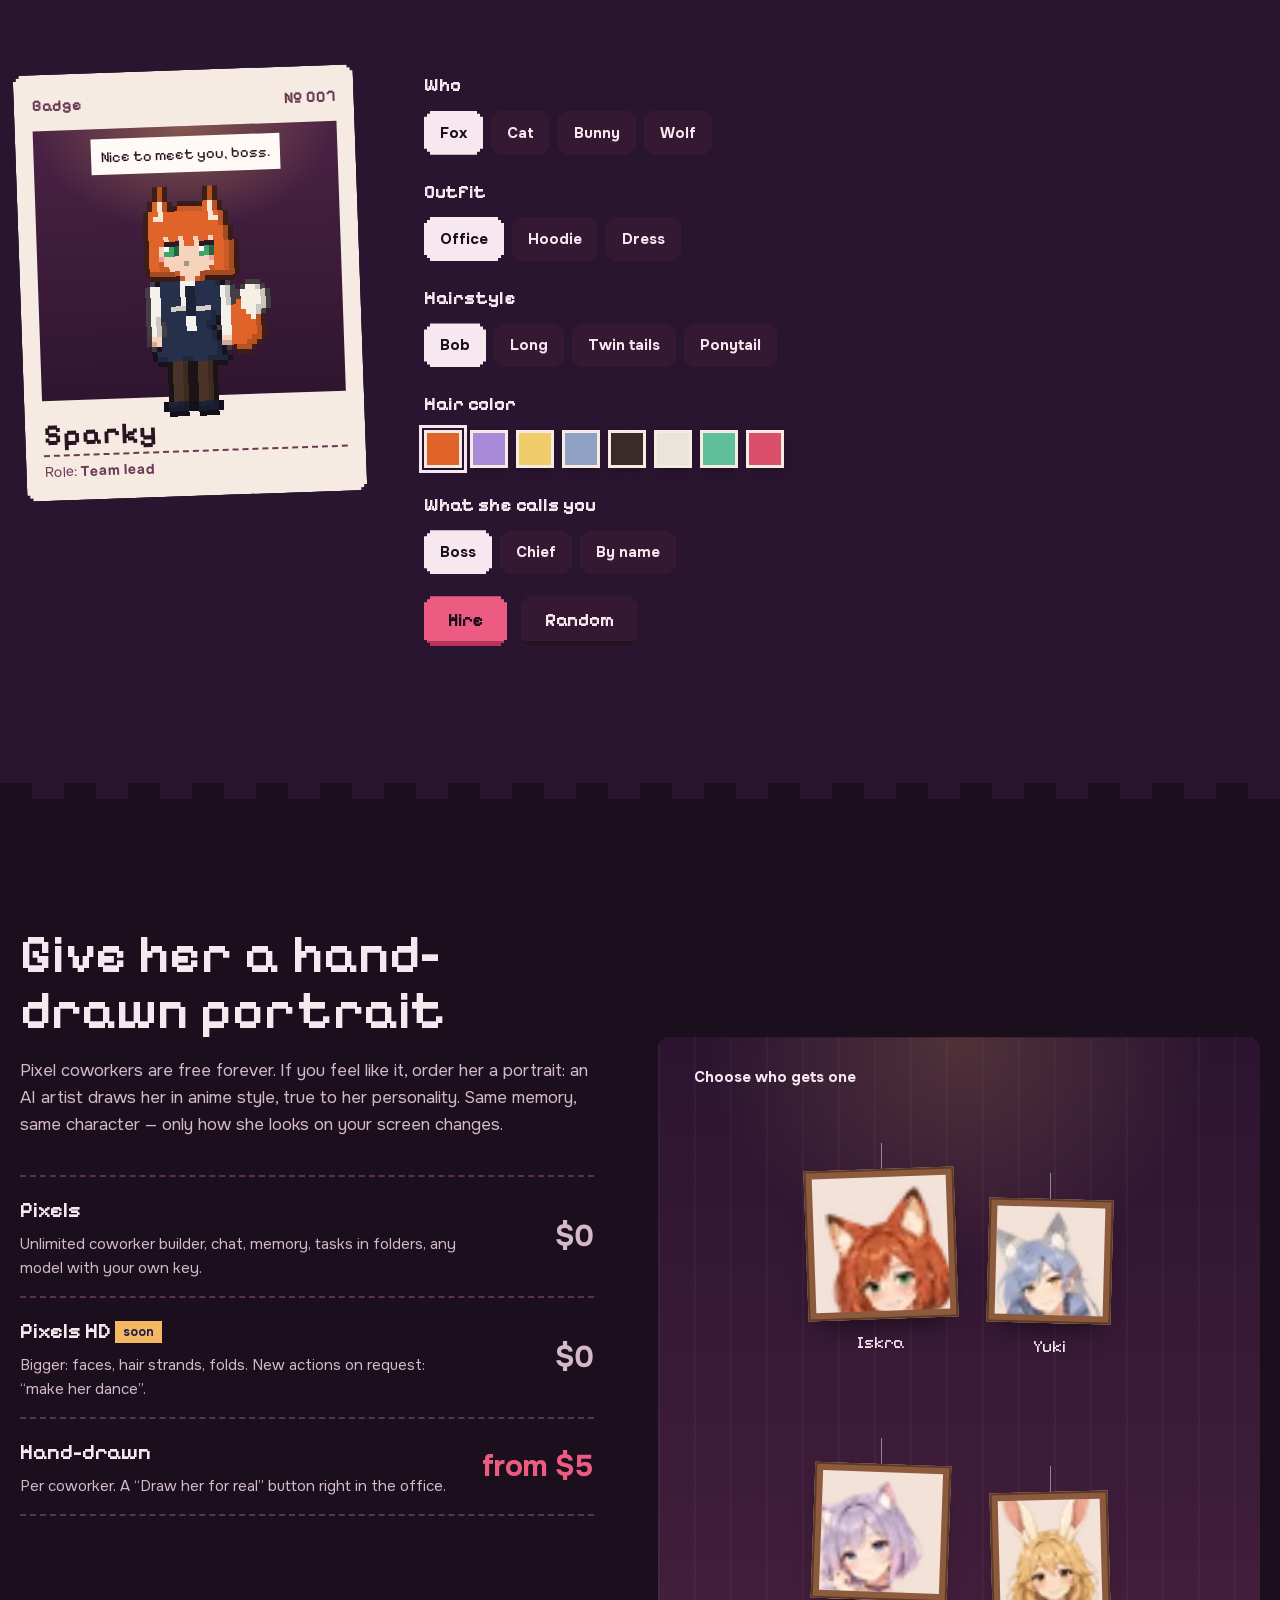
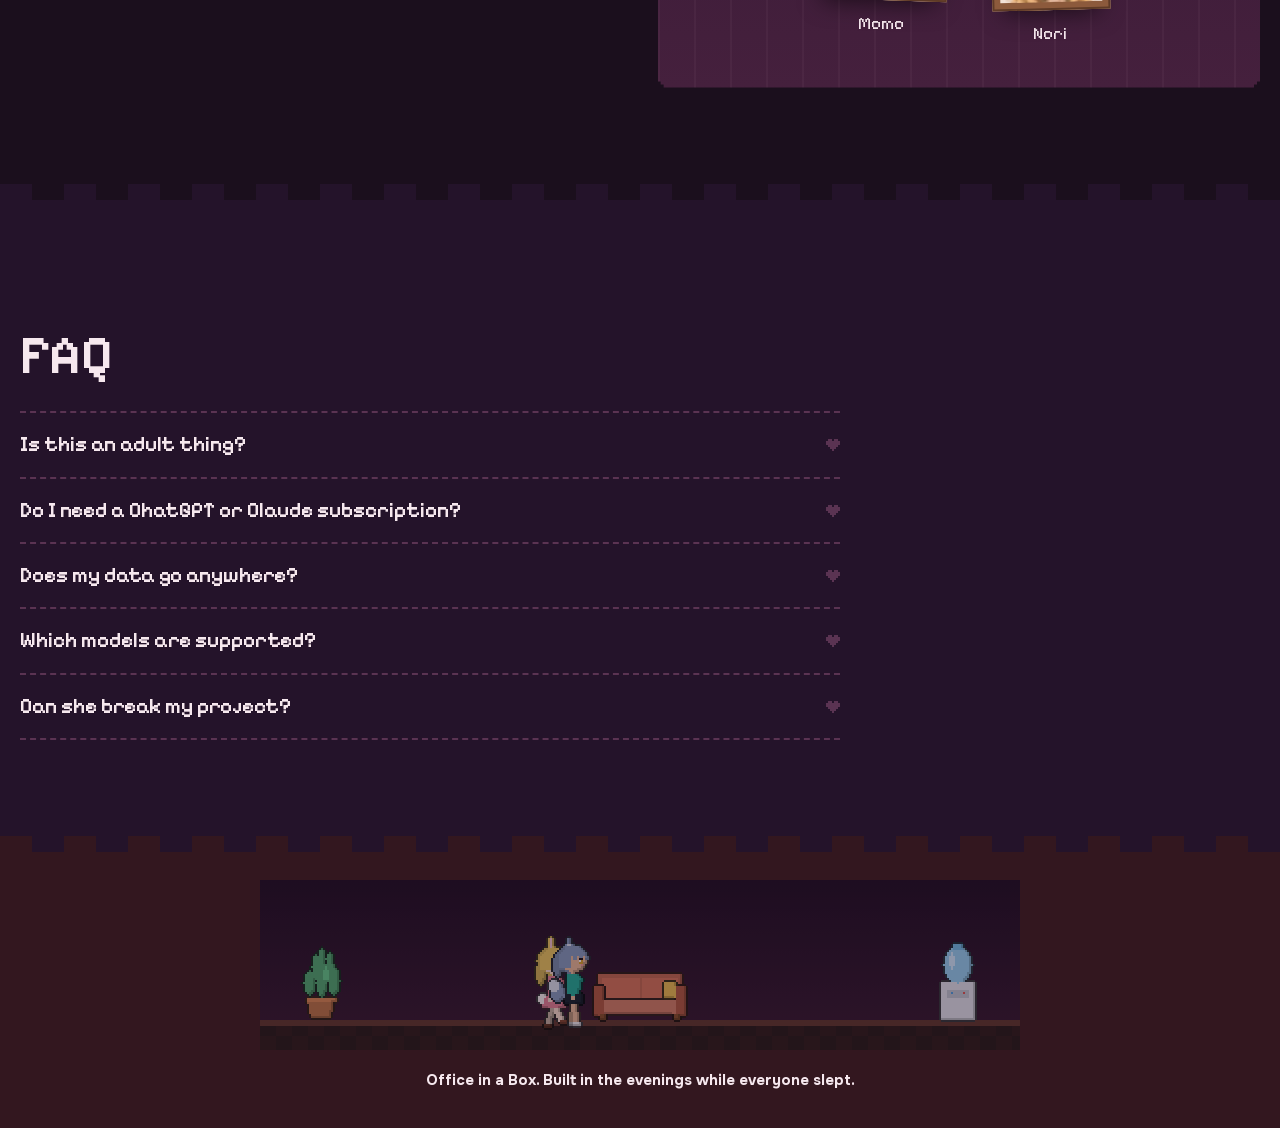
<file: f/index.html>
<!doctype html>
<html lang="ru" data-mode="day">
<head>
<meta charset="utf-8">
<meta name="viewport" content="width=device-width,initial-scale=1">
<title>Офис в коробке</title>
<meta name="description" content="Пиксельный офис на рабочем столе: днём уютный, ночью смелее. Сотрудницы живут своей жизнью и делают задачи через Claude Code, Codex или любую модель.">
<meta name="theme-color" content="#cfeeff">
<link rel="icon" href="data:image/svg+xml,%3Csvg xmlns='http://www.w3.org/2000/svg' viewBox='0 0 8 8' shape-rendering='crispEdges'%3E%3Cpath fill='%23e0642a' d='M1 0h1v1h1v1h2V1h1V0h1v4H1z'/%3E%3Cpath fill='%23f6d3bd' d='M2 3h4v3H2z'/%3E%3Cpath fill='%2326304a' d='M3 4h1v1H3zM5 4h1v1H5z'/%3E%3C/svg%3E">
<script>
  // режим ставим до первой отрисовки: ?mode= → выбор посетителя → его часы (ночь с 19:00 до 7:00)
  (function () {
    var q = new URLSearchParams(location.search).get("mode"), m = q === "night" || q === "day" ? q : null;
    if (!m) { try { m = localStorage.getItem("oib.f.mode"); } catch (e) { m = null; } }
    if (m !== "night" && m !== "day") { var h = new Date().getHours(); m = h >= 19 || h < 7 ? "night" : "day"; }
    document.documentElement.dataset.mode = m;
  })();
</script>
<link rel="stylesheet" href="../fonts/fonts.css">
<link rel="stylesheet" href="style.css">
</head>
<body>
<a class="skip" href="#main" data-i18n="skip">К содержанию</a>
<nav class="top" aria-label="Меню">
  <a class="brand" href="#top">
    <canvas id="brandCv" width="48" height="48" aria-hidden="true"></canvas>
    <span class="px" data-i18n="brand">Офис в коробке</span>
  </a>
  <div class="links">
    <a href="#how" data-i18n="nav.how">Как это</a>
    <a href="#day" data-i18n="nav.day">Распорядок</a>
    <a href="#hire" data-i18n="nav.hire">Нанять</a>
    <a href="#price" data-i18n="nav.price">Цены</a>
    <a href="#faq" data-i18n="nav.faq">Вопросы</a>
  </div>
  <div class="toggles">
    <div class="seg" role="group" aria-label="Язык / Language">
      <button type="button" data-lang="ru" aria-pressed="true">RU</button>
      <button type="button" data-lang="en" aria-pressed="false">EN</button>
    </div>
    <div class="seg mode" role="group" data-i18n-label="mode.group" aria-label="Настроение страницы">
      <button type="button" data-set-mode="day" aria-pressed="true">
        <svg viewBox="0 0 9 9" aria-hidden="true" shape-rendering="crispEdges"><path d="M4 0h1v1H4zM4 8h1v1H4zM0 4h1v1H0zM8 4h1v1H8zM1 1h1v1H1zM7 1h1v1H7zM1 7h1v1H1zM7 7h1v1H7zM3 2h3v1h1v3H6v1H3V6H2V3h1z"/></svg>
        <span data-i18n="mode.day">Уютно</span>
      </button>
      <button type="button" data-set-mode="night" aria-pressed="false">
        <svg viewBox="0 0 9 9" aria-hidden="true" shape-rendering="crispEdges"><path d="M3 0h3v1H4v1H3v5h1v1h3v1H3V8H2V7H1V2h1V1h1z"/><path d="M7 5h1v1H7z"/></svg>
        <span data-i18n="mode.night">Смелее</span>
      </button>
    </div>
  </div>
</nav>
<p class="sr" id="modeSaid" role="status" aria-live="polite"></p>

<div class="sky" aria-hidden="true">
  <div class="sun" id="sunSlot"></div>
  <div class="clouds" id="clouds"></div>
  <div class="moon" id="moonSlot"></div>
  <div class="stars" id="stars"></div>
</div>

<header class="hero" id="top">
  <div class="hero-copy">
    <h1 class="px" data-i18n="hero.title">Офис, который живёт у тебя на экране</h1>
    <p class="lead" data-i18n="hero.lead"></p>
    <div class="cta">
      <a class="btn primary px-c" href="#hire" data-i18n="hero.hire">Нанять первую сотрудницу</a>
      <button class="btn ghost px-c" type="button" disabled><span data-i18n="hero.download">Скачать</span> <span class="tag" data-i18n="hero.soon">скоро</span></button>
    </div>
    <p class="meta" data-i18n="hero.meta"></p>
  </div>

  <div class="stage-col">
    <div class="screen px-c" id="stage" data-perch>
      <div class="lamp" aria-hidden="true"></div>
      <div class="editor px-c" aria-hidden="true">
        <div class="editor-bar"><i></i><i></i><i></i><span data-i18n="editor.title">api.test.ts — мой-проект</span></div>
        <pre class="code" id="code"></pre>
        <div class="editor-status"><canvas id="yukiCv" width="48" height="48"></canvas><span data-i18n="editor.status">Юки работает через Claude Code</span><b id="tool"></b></div>
      </div>
      <div class="office hero-office" id="heroOffice" role="img" data-i18n-label="stage.label"><div class="floor"></div></div>
    </div>
    <div class="roster" id="rosterBox">
      <p class="roster-label px" id="rosterLabel" data-i18n="roster.label">Симпатия</p>
      <ul id="roster" aria-labelledby="rosterLabel"></ul>
    </div>
    <p class="hint"><span id="hintCup"></span><span data-i18n="hero.hint"></span></p>
  </div>
</header>

<main id="main">
  <section class="how" id="how">
    <div class="how-copy">
      <h2 class="px" data-perch data-i18n="how.title">Не ещё один чат. Коллеги.</h2>
      <dl class="points">
        <div><dt class="px" data-i18n="how.life.t"></dt><dd data-i18n="how.life.p"></dd></div>
        <div><dt class="px" data-i18n="how.memory.t"></dt><dd data-i18n="how.memory.p"></dd></div>
        <div><dt class="px" data-i18n="how.work.t"></dt><dd data-i18n="how.work.p"></dd></div>
      </dl>
    </div>
    <div class="chat px-c" data-perch="wide">
      <ol class="msgs" id="msgs">
        <li class="me" data-i18n="chat.me1"></li>
        <li class="her"><canvas class="ava" width="48" height="48" aria-hidden="true"></canvas><span data-i18n="chat.y1"></span></li>
        <li class="tool" data-i18n="chat.tool1"></li>
        <li class="tool" data-i18n="chat.tool2"></li>
        <li class="her"><canvas class="ava" width="48" height="48" aria-hidden="true"></canvas><span data-i18n="chat.y2"></span></li>
        <li class="me" data-i18n="chat.me2"></li>
        <li class="her last"><canvas class="ava" width="48" height="48" aria-hidden="true"></canvas><span data-i18n="chat.y3"></span></li>
      </ol>
    </div>
    <div class="engines">
      <p data-i18n="engines"></p>
      <ul><li>Claude Code</li><li>Codex</li><li>OpenAI</li><li>OpenRouter</li><li>Grok</li><li>Yandex AI Studio</li><li>Ollama</li></ul>
    </div>
  </section>

  <section class="day" id="day">
    <div class="day-head">
      <div>
        <h2 class="px" data-perch data-i18n="day.title">Распорядок дня</h2>
        <p data-i18n="day.p"></p>
      </div>
      <p class="clock-box"><output class="clock" id="clock" for="hour">15:00</output><span class="clock-word px" id="clockWord"></span></p>
    </div>
    <div class="office day-office px-c" id="dayOffice"><div class="floor"></div></div>
    <label class="slider">
      <span class="sr" data-i18n="day.label">Время</span>
      <input type="range" id="hour" min="6" max="24" step="0.25" value="15">
      <span class="ticks" aria-hidden="true"><span>6:00</span><span>9:00</span><span>12:00</span><span>15:00</span><span class="eve">19:00</span><span>21:00</span><span>0:00</span></span>
    </label>
  </section>

  <section class="hire" id="hire">
    <div class="hire-head">
      <h2 class="px" data-perch data-i18n="hire.title">Отдел кадров</h2>
      <p data-i18n="hire.p"></p>
    </div>
    <form class="hire-grid" id="hireForm" novalidate>
      <figure class="badge px-c" data-perch>
        <div class="badge-top px"><span data-i18n="hire.badge">Пропуск</span><span id="badgeNo">№ 007</span></div>
        <div class="photo" id="photo">
          <p class="say px" id="previewSay" aria-hidden="true"></p>
          <canvas id="hireCv" width="48" height="48" aria-hidden="true"></canvas>
          <canvas id="hireFx" width="48" height="60" aria-hidden="true"></canvas>
        </div>
        <figcaption>
          <label class="sr" for="hireName" data-i18n="hire.name">Имя</label>
          <input id="hireName" class="name px" value="Искорка" maxlength="16" spellcheck="false" autocomplete="off">
          <span class="role"><span data-i18n="hire.role">Должность</span>: <b id="hireRole"></b></span>
        </figcaption>
      </figure>
      <div class="form">
        <fieldset><legend class="px" data-i18n="hire.kind"></legend>
          <div class="chips" data-k="kind">
            <button type="button" class="chip px-c" data-v="fox" data-i18n="kind.fox"></button>
            <button type="button" class="chip px-c" data-v="cat" data-i18n="kind.cat"></button>
            <button type="button" class="chip px-c" data-v="bunny" data-i18n="kind.bunny"></button>
            <button type="button" class="chip px-c" data-v="wolf" data-i18n="kind.wolf"></button>
          </div>
        </fieldset>
        <fieldset><legend class="px" data-i18n="hire.outfit"></legend>
          <div class="chips" data-k="outfit">
            <button type="button" class="chip px-c" data-v="office" data-i18n="outfit.office"></button>
            <button type="button" class="chip px-c" data-v="hoodie" data-i18n="outfit.hoodie"></button>
            <button type="button" class="chip px-c" data-v="dress" data-i18n="outfit.dress"></button>
            <button type="button" class="chip px-c day-only" data-v="sport" data-i18n="outfit.sport"></button>
          </div>
        </fieldset>
        <fieldset><legend class="px" data-i18n="hire.hair"></legend>
          <div class="chips" data-k="style">
            <button type="button" class="chip px-c" data-v="bob" data-i18n="hair.bob"></button>
            <button type="button" class="chip px-c" data-v="long" data-i18n="hair.long"></button>
            <button type="button" class="chip px-c" data-v="twin" data-i18n="hair.twin"></button>
            <button type="button" class="chip px-c" data-v="pony" data-i18n="hair.pony"></button>
          </div>
        </fieldset>
        <fieldset><legend class="px" data-i18n="hire.color"></legend>
          <div class="swatches" id="swatches"></div>
        </fieldset>
        <fieldset class="call"><legend class="px" data-i18n="f.call"></legend>
          <div class="chips" data-k="call">
            <button type="button" class="chip px-c" data-v="boss" data-i18n="call.boss"></button>
            <button type="button" class="chip px-c" data-v="chief" data-i18n="call.chief"></button>
            <button type="button" class="chip px-c" data-v="name" data-i18n="call.name"></button>
          </div>
          <label class="yourname" id="yourNameRow" hidden><span data-i18n="f.yourname"></span><input id="yourName" maxlength="16" spellcheck="false" autocomplete="given-name"></label>
        </fieldset>
        <div class="hire-actions">
          <button type="submit" class="btn primary px-c" id="hireBtn" data-i18n="hire.do"></button>
          <button type="button" class="btn ghost px-c" id="randBtn" data-i18n="hire.rand"></button>
          <p class="toast" id="toast" role="status" aria-live="polite"></p>
        </div>
      </div>
    </form>
  </section>

  <section class="price" id="price">
    <div class="price-copy">
      <h2 class="px" data-perch data-i18n="price.title"></h2>
      <p class="sub" data-i18n="price.p"></p>
      <dl class="tiers">
        <div><dt class="px" data-i18n="tier.px"></dt><dd class="sum" data-i18n="tier.px.price"></dd><dd data-i18n="tier.px.d"></dd></div>
        <div><dt class="px"><span data-i18n="tier.hd"></span> <span class="tag" data-i18n="tier.hd.note"></span></dt><dd class="sum" data-i18n="tier.hd.price"></dd><dd data-i18n="tier.hd.d"></dd></div>
        <div class="art"><dt class="px" data-i18n="tier.art"></dt><dd class="sum" data-i18n="tier.art.price"></dd><dd data-i18n="tier.art.d"></dd></div>
      </dl>
    </div>
    <div class="wall px-c" data-perch>
      <p class="wall-label" id="giftLabel" data-i18n="price.wall"></p>
      <div class="frames" role="group" aria-labelledby="giftLabel">
        <button type="button" class="frame f-iskra" data-gift="iskra"><span class="cameo" data-girl="iskra"></span><span class="nm px">Искра</span><span class="say" aria-live="polite"></span></button>
        <button type="button" class="frame f-yuki" data-gift="yuki"><span class="cameo" data-girl="yuki"></span><span class="nm px">Юки</span><span class="say" aria-live="polite"></span></button>
        <button type="button" class="frame f-momo" data-gift="momo"><span class="cameo" data-girl="momo"></span><span class="nm px">Момо</span><span class="say" aria-live="polite"></span></button>
        <button type="button" class="frame f-nori" data-gift="nori"><span class="cameo" data-girl="nori"></span><span class="nm px">Нори</span><span class="say" aria-live="polite"></span></button>
      </div>
    </div>
  </section>

  <section class="faq" id="faq">
    <h2 class="px" data-perch data-i18n="faq.title"></h2>
    <div class="faq-list">
      <details id="adult"><summary data-i18n="faq.q0"></summary><p data-i18n="faq.a0"></p></details>
      <details><summary data-i18n="faq.q1"></summary><p data-i18n="faq.a1"></p></details>
      <details><summary data-i18n="faq.q2"></summary><p data-i18n="faq.a2"></p></details>
      <details><summary data-i18n="faq.q3"></summary><p data-i18n="faq.a3"></p></details>
      <details><summary data-i18n="faq.q4"></summary><p data-i18n="faq.a4"></p></details>
    </div>
  </section>
</main>

<footer class="foot">
  <div class="office foot-office" id="footOffice" data-perch aria-hidden="true"><div class="floor"></div></div>
  <p data-i18n="footer"></p>
</footer>

<div class="roam" id="roam" aria-hidden="true"></div>
<canvas class="confetti" id="fx" aria-hidden="true"></canvas>
<script type="module" src="landing.js"></script>
</body>
</html>
</file>
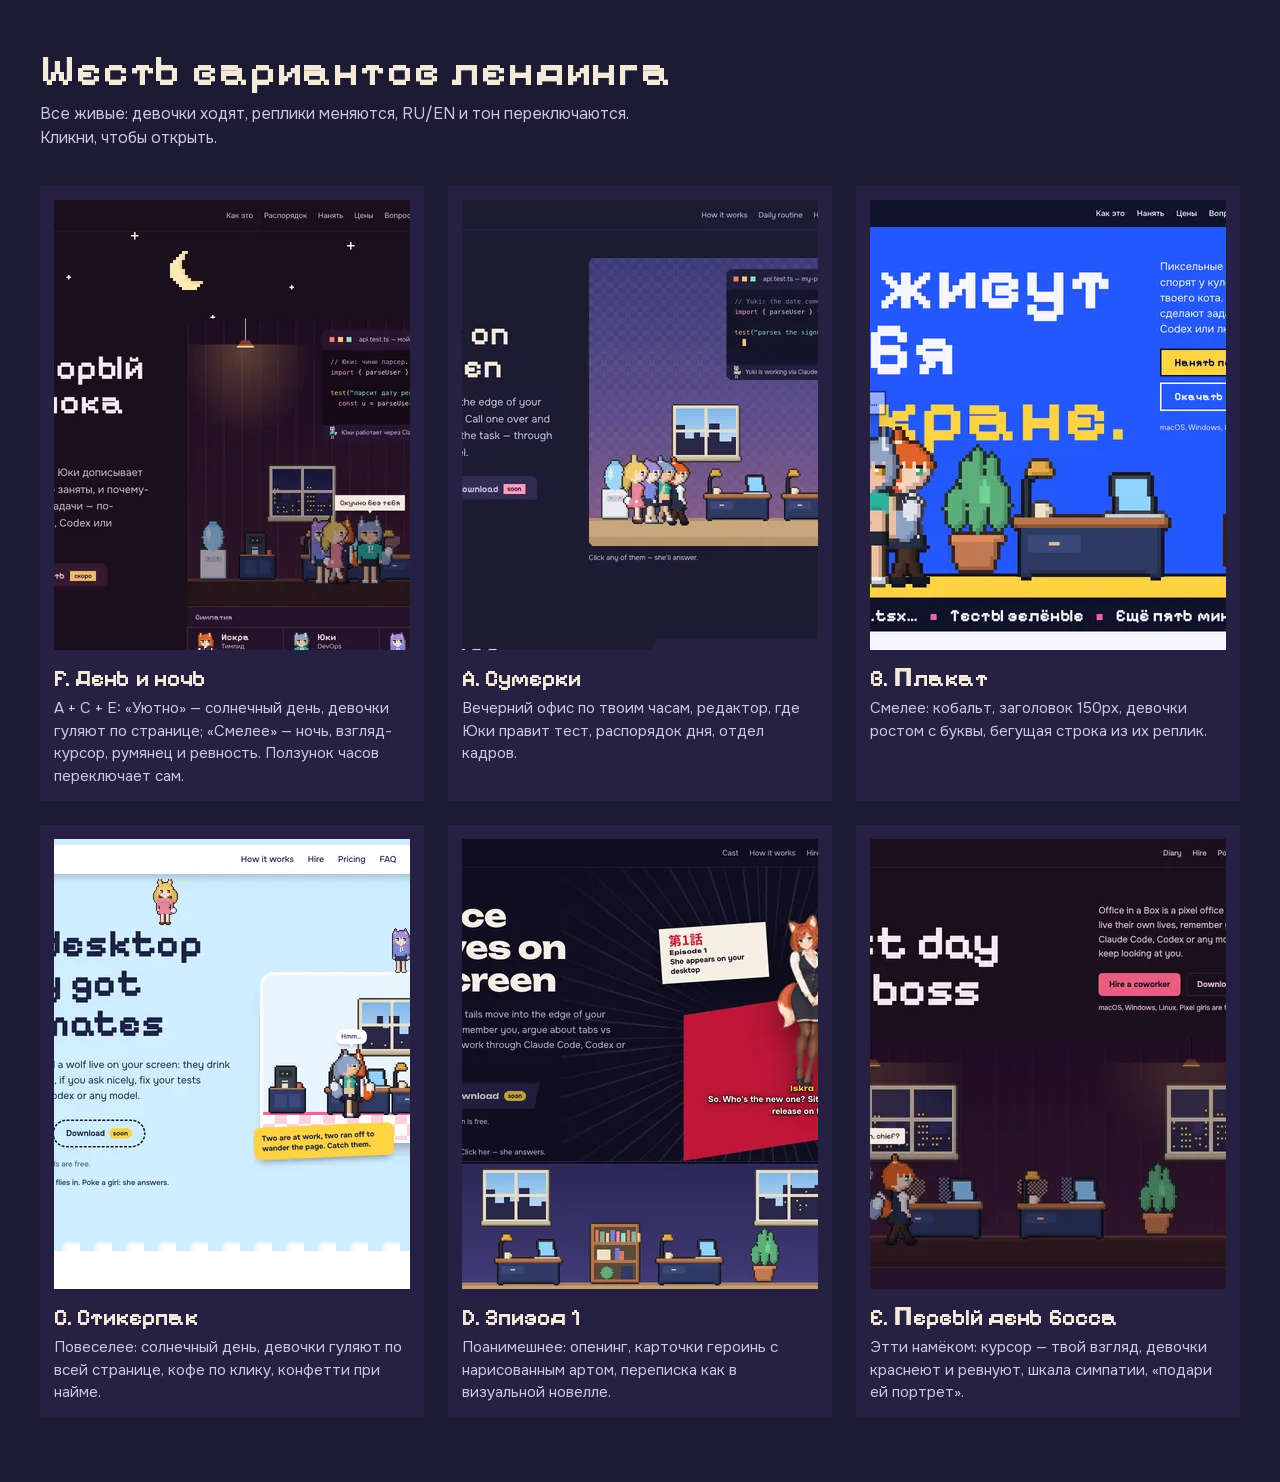
<file: variants.html>
<!doctype html>
<html lang="ru">
<head>
<meta charset="utf-8">
<meta name="viewport" content="width=device-width,initial-scale=1">
<title>Варианты лендинга</title>
<link rel="stylesheet" href="fonts/fonts.css">
<style>
  :root { --ink: #1d1a33; --ink-2: #262142; --line: #4a4175; --paper: #f4ead9; --dim: #cfc5e0; --lamp: #ffc56b; }
  body { margin: 0; background: var(--ink); color: var(--paper); font: 16px/1.5 "Onest", system-ui, sans-serif; }
  main { max-width: 1200px; margin: 0 auto; padding: 48px 16px 64px; }
  h1 { font: 600 44px/1.05 "Pixelify Sans", system-ui, sans-serif; margin: 0 0 8px; }
  p.sub { color: var(--dim); margin: 0 0 36px; max-width: 60ch; }
  .grid { display: grid; grid-template-columns: repeat(auto-fit, minmax(300px, 1fr)); gap: 24px; }
  a.v { display: block; text-decoration: none; color: inherit; background: var(--ink-2); padding: 14px; transition: transform .15s ease-out; }
  a.v:hover { transform: translateY(-3px); }
  a.v:focus-visible { outline: 3px solid var(--lamp); outline-offset: 3px; }
  a.v img { display: block; width: 100%; aspect-ratio: 16 / 10; object-fit: cover; object-position: top; background: #000; }
  a.v h2 { font: 600 24px "Pixelify Sans", system-ui, sans-serif; margin: 14px 0 4px; }
  a.v p { margin: 0; color: var(--dim); font-size: 15px; }
  .wait { display: grid; place-items: center; aspect-ratio: 16 / 10; background: #15132a; color: var(--dim); }
</style>
</head>
<body>
<main>
  <h1>Шесть вариантов лендинга</h1>
  <p class="sub">Все живые: девочки ходят, реплики меняются, RU/EN и тон переключаются. Кликни, чтобы открыть.</p>
  <div class="grid">
    <a class="v" href="f/"><img src="variants/f.webp" alt="" width="720" height="450"><h2>F. День и ночь</h2><p>A + C + E: «Уютно» — солнечный день, девочки гуляют по странице; «Смелее» — ночь, взгляд-курсор, румянец и ревность. Ползунок часов переключает сам.</p></a>
    <a class="v" href="./"><img src="variants/a.webp" alt="" width="720" height="450"><h2>A. Сумерки</h2><p>Вечерний офис по твоим часам, редактор, где Юки правит тест, распорядок дня, отдел кадров.</p></a>
    <a class="v" href="b/"><img src="variants/b.webp" alt="" width="720" height="450"><h2>B. Плакат</h2><p>Смелее: кобальт, заголовок 150px, девочки ростом с буквы, бегущая строка из их реплик.</p></a>
    <a class="v" href="c/"><img src="variants/c.webp" alt="" width="720" height="450"><h2>C. Стикерпак</h2><p>Повеселее: солнечный день, девочки гуляют по всей странице, кофе по клику, конфетти при найме.</p></a>
    <a class="v" href="d/"><img src="variants/d.webp" alt="" width="720" height="450"><h2>D. Эпизод 1</h2><p>Поанимешнее: опенинг, карточки героинь с нарисованным артом, переписка как в визуальной новелле.</p></a>
    <a class="v" href="e/"><img src="variants/e.webp" alt="" width="720" height="450"><h2>E. Первый день босса</h2><p>Этти намёком: курсор — твой взгляд, девочки краснеют и ревнуют, шкала симпатии, «подари ей портрет».</p></a>
  </div>
</main>
</body>
</html>
</file>
<file: fonts/fonts.css>
@font-face { font-family: 'Onest'; font-style: normal; font-weight: 400; font-display: swap; src: url(./Onest-400-cyrillic.woff2) format('woff2'); unicode-range: U+0301, U+0400-045F, U+0490-0491, U+04B0-04B1, U+2116; }
@font-face { font-family: 'Onest'; font-style: normal; font-weight: 400; font-display: swap; src: url(./Onest-400-latin.woff2) format('woff2'); unicode-range: U+0000-00FF, U+0131, U+0152-0153, U+02BB-02BC, U+02C6, U+02DA, U+02DC, U+0304, U+0308, U+0329, U+2000-206F, U+20AC, U+2122, U+2191, U+2193, U+2212, U+2215, U+FEFF, U+FFFD; }
@font-face { font-family: 'Onest'; font-style: normal; font-weight: 500; font-display: swap; src: url(./Onest-500-cyrillic.woff2) format('woff2'); unicode-range: U+0301, U+0400-045F, U+0490-0491, U+04B0-04B1, U+2116; }
@font-face { font-family: 'Onest'; font-style: normal; font-weight: 500; font-display: swap; src: url(./Onest-500-latin.woff2) format('woff2'); unicode-range: U+0000-00FF, U+0131, U+0152-0153, U+02BB-02BC, U+02C6, U+02DA, U+02DC, U+0304, U+0308, U+0329, U+2000-206F, U+20AC, U+2122, U+2191, U+2193, U+2212, U+2215, U+FEFF, U+FFFD; }
@font-face { font-family: 'Onest'; font-style: normal; font-weight: 700; font-display: swap; src: url(./Onest-700-cyrillic.woff2) format('woff2'); unicode-range: U+0301, U+0400-045F, U+0490-0491, U+04B0-04B1, U+2116; }
@font-face { font-family: 'Onest'; font-style: normal; font-weight: 700; font-display: swap; src: url(./Onest-700-latin.woff2) format('woff2'); unicode-range: U+0000-00FF, U+0131, U+0152-0153, U+02BB-02BC, U+02C6, U+02DA, U+02DC, U+0304, U+0308, U+0329, U+2000-206F, U+20AC, U+2122, U+2191, U+2193, U+2212, U+2215, U+FEFF, U+FFFD; }
@font-face { font-family: 'Pixelify Sans'; font-style: normal; font-weight: 400; font-display: swap; src: url(./PixelifySans-400-cyrillic.woff2) format('woff2'); unicode-range: U+0301, U+0400-045F, U+0490-0491, U+04B0-04B1, U+2116; }
@font-face { font-family: 'Pixelify Sans'; font-style: normal; font-weight: 400; font-display: swap; src: url(./PixelifySans-400-latin.woff2) format('woff2'); unicode-range: U+0000-00FF, U+0131, U+0152-0153, U+02BB-02BC, U+02C6, U+02DA, U+02DC, U+0304, U+0308, U+0329, U+2000-206F, U+20AC, U+2122, U+2191, U+2193, U+2212, U+2215, U+FEFF, U+FFFD; }
@font-face { font-family: 'Pixelify Sans'; font-style: normal; font-weight: 600; font-display: swap; src: url(./PixelifySans-600-cyrillic.woff2) format('woff2'); unicode-range: U+0301, U+0400-045F, U+0490-0491, U+04B0-04B1, U+2116; }
@font-face { font-family: 'Pixelify Sans'; font-style: normal; font-weight: 600; font-display: swap; src: url(./PixelifySans-600-latin.woff2) format('woff2'); unicode-range: U+0000-00FF, U+0131, U+0152-0153, U+02BB-02BC, U+02C6, U+02DA, U+02DC, U+0304, U+0308, U+0329, U+2000-206F, U+20AC, U+2122, U+2191, U+2193, U+2212, U+2215, U+FEFF, U+FFFD; }
@font-face { font-family: 'Pixelify Sans'; font-style: normal; font-weight: 700; font-display: swap; src: url(./PixelifySans-700-cyrillic.woff2) format('woff2'); unicode-range: U+0301, U+0400-045F, U+0490-0491, U+04B0-04B1, U+2116; }
@font-face { font-family: 'Pixelify Sans'; font-style: normal; font-weight: 700; font-display: swap; src: url(./PixelifySans-700-latin.woff2) format('woff2'); unicode-range: U+0000-00FF, U+0131, U+0152-0153, U+02BB-02BC, U+02C6, U+02DA, U+02DC, U+0304, U+0308, U+0329, U+2000-206F, U+20AC, U+2122, U+2191, U+2193, U+2212, U+2215, U+FEFF, U+FFFD; }
</file>
<file: style.css>
/* Офис в коробке — сумеречный пиксельный офис.
   Мир: вечер за компьютером, лампа, окно с городом. Пиксельные углы — родной язык мира. */
:root {
  --ink: #1d1a33;
  --ink-2: #262142;
  --ink-3: #322b55;
  --line: #4a4175;
  --paper: #f4ead9;
  --paper-dim: #cfc5e0;
  --lamp: #ffc56b;
  --lamp-deep: #f0a03c;
  --sakura: #ff9cbc;
  --mint: #86e3c3;
  --sky: #8d9cf0;
  --wall: #4b4f86;
  --floor: #c9a77e;
  --night: #0e0c22;
  --display: "Pixelify Sans", "Onest", system-ui, sans-serif;
  --body: "Onest", system-ui, -apple-system, "Segoe UI", sans-serif;
  --step: 4px;
  color-scheme: dark;
}

* { box-sizing: border-box; }
html { scroll-behavior: smooth; scrollbar-color: var(--line) var(--ink); }
body { margin: 0; background: var(--ink); color: var(--paper); font: 400 17px/1.6 var(--body); -webkit-font-smoothing: antialiased; overflow-x: hidden; }
::selection { background: var(--sakura); color: var(--ink); }
::-webkit-scrollbar { width: 12px; }
::-webkit-scrollbar-track { background: var(--ink); }
::-webkit-scrollbar-thumb { background: var(--line); border: 3px solid var(--ink); }
:focus-visible { outline: 3px solid var(--lamp); outline-offset: 3px; }
a { color: inherit; text-underline-offset: 0.2em; }
canvas { image-rendering: pixelated; }
.sr { position: absolute; width: 1px; height: 1px; overflow: hidden; clip: rect(0 0 0 0); }

/* пиксельные углы: ступенька в 3 px */
.px {
  --c: 6px; --h: 3px;
  clip-path: polygon(0 var(--c), var(--h) var(--c), var(--h) var(--h), var(--c) var(--h), var(--c) 0,
    calc(100% - var(--c)) 0, calc(100% - var(--c)) var(--h), calc(100% - var(--h)) var(--h), calc(100% - var(--h)) var(--c), 100% var(--c),
    100% calc(100% - var(--c)), calc(100% - var(--h)) calc(100% - var(--c)), calc(100% - var(--h)) calc(100% - var(--h)), calc(100% - var(--c)) calc(100% - var(--h)), calc(100% - var(--c)) 100%,
    var(--c) 100%, var(--c) calc(100% - var(--h)), var(--h) calc(100% - var(--h)), var(--h) calc(100% - var(--c)), 0 calc(100% - var(--c)));
}

h1, h2, h3 { font-family: var(--display); font-weight: 600; letter-spacing: 0; margin: 0; text-wrap: balance; }
h1 { font-size: clamp(40px, 4.6vw, 68px); line-height: 1; }
h2 { font-size: clamp(32px, 4.2vw, 54px); line-height: 1.02; }
h3 { font-size: 26px; line-height: 1.1; }
p { margin: 0; }

/* ---------- навигация ---------- */
.top { position: sticky; top: 0; z-index: 50; display: flex; align-items: center; gap: 24px; padding: 12px clamp(16px, 4vw, 40px); background: color-mix(in srgb, var(--ink) 88%, transparent); backdrop-filter: blur(10px); border-bottom: 1px solid color-mix(in srgb, var(--line) 50%, transparent); }
.brand { display: flex; align-items: center; gap: 10px; text-decoration: none; font: 700 20px var(--display); white-space: nowrap; }
.brand canvas { width: 40px; height: 40px; margin: -6px -2px -4px -6px; }
.links { display: flex; gap: 22px; margin-left: auto; }
.links a { text-decoration: none; color: var(--paper-dim); font-size: 15px; }
.links a:hover { color: var(--paper); }
.toggles { display: flex; gap: 10px; }
.seg { display: flex; background: var(--ink-3); padding: 3px; }
.seg button { border: 0; background: transparent; color: var(--paper-dim); font: 600 13px var(--body); padding: 6px 10px; cursor: pointer; }
.seg button[aria-pressed="true"] { background: var(--paper); color: var(--ink); }

/* ---------- кнопки ---------- */
.btn { display: inline-flex; align-items: center; gap: 10px; border: 0; padding: 15px 24px; font: 700 18px var(--display); text-decoration: none; cursor: pointer; transition: transform 0.12s ease-out, background-color 0.15s ease-out; }
.btn:active { transform: translateY(2px); }
.btn.primary { --face: var(--lamp); background: linear-gradient(var(--face) calc(100% - 5px), var(--lamp-deep) 0); color: var(--ink); }
.btn.primary:hover { --face: #ffd48c; }
.btn.ghost { --face: var(--ink-3); background: linear-gradient(var(--face) calc(100% - 5px), #1f1a38 0); color: var(--paper); }
.btn.ghost:hover:not(:disabled) { --face: var(--line); }
.btn:disabled { cursor: default; color: var(--paper-dim); }
.tag { font: 600 12px var(--body); background: var(--sakura); color: var(--ink); padding: 2px 8px; }

/* ---------- первый экран ---------- */
.hero { padding: clamp(28px, 4vw, 56px) clamp(16px, 4vw, 40px) 24px; max-width: 1440px; margin: 0 auto;
  display: grid; grid-template-columns: minmax(0, 0.8fr) minmax(0, 1.2fr); column-gap: clamp(24px, 4vw, 56px); row-gap: 0; align-items: center; }
.hero-copy { max-width: 560px; }
.hint { grid-column: 2; }
.lead { margin-top: 22px; font-size: clamp(18px, 1.6vw, 21px); color: var(--paper-dim); max-width: 60ch; }
.cta { display: flex; flex-wrap: wrap; gap: 14px; margin-top: 30px; }
.meta { margin-top: 14px; font-size: 14px; color: var(--paper-dim); }

.screen { position: relative; height: clamp(440px, 40vw, 600px); background: linear-gradient(180deg, #3b3a78 0%, #5b4b8a 55%, #8a5e86 100%); overflow: hidden; }
.screen::before { /* стена офиса с обоями-ромбиками */
  content: ""; position: absolute; inset: 0;
  background-image: linear-gradient(45deg, rgba(255,255,255,.035) 25%, transparent 25%, transparent 75%, rgba(255,255,255,.035) 75%), linear-gradient(45deg, rgba(255,255,255,.035) 25%, transparent 25%, transparent 75%, rgba(255,255,255,.035) 75%);
  background-size: 24px 24px; background-position: 0 0, 12px 12px;
}
.editor { position: absolute; top: 22px; right: 22px; width: min(62%, 520px); background: #15142a; box-shadow: 0 18px 40px rgba(8, 6, 24, 0.45); z-index: 2; }
.editor-bar { display: flex; align-items: center; gap: 7px; padding: 10px 14px; background: #221f3d; font-size: 13px; color: var(--paper-dim); }
.editor-bar i { width: 10px; height: 10px; background: #ff7a6b; }
.editor-bar i:nth-child(2) { background: #ffc56b; }
.editor-bar i:nth-child(3) { background: #86e3c3; }
.editor-bar span { margin-left: 8px; }
.code { margin: 0; padding: 14px 16px; height: 150px; overflow: hidden; font: 13px/1.6 ui-monospace, "SF Mono", Menlo, monospace; color: #d8d2ee; white-space: pre; }
.code .k { color: var(--sakura); } .code .s { color: var(--mint); } .code .c { color: #8a83ad; } .code .f { color: var(--lamp); }
.code .cur { display: inline-block; width: 7px; height: 1.1em; background: var(--lamp); vertical-align: -2px; animation: blink 1s steps(1) infinite; }
.editor-status { display: flex; align-items: center; gap: 8px; padding: 6px 12px; background: #221f3d; font-size: 12px; color: var(--paper-dim); }
.editor-status canvas { width: 28px; height: 28px; margin: -6px -4px -6px -6px; }
.editor-status b { margin-left: auto; color: var(--mint); font-weight: 500; }

.office { position: absolute; left: 0; right: 0; bottom: 0; height: 300px; }
.office canvas { position: absolute; cursor: pointer; }
.office .floor { position: absolute; left: 0; right: 0; bottom: 0; height: 56px; background: linear-gradient(#b18e66 0 6px, var(--floor) 6px calc(100% - 18px), #b8946b 0); }
.office .night { position: absolute; inset: 0; background: var(--night); pointer-events: none; z-index: 8; opacity: 0; transition: opacity 0.6s ease-out; mix-blend-mode: multiply; }
.bubble { position: absolute; z-index: 9; transform: translate(-50%, calc(-100% - 4px)) scale(0.92); opacity: 0; background: var(--paper); color: var(--ink); font: 500 13px/1.3 var(--body); padding: 6px 10px; white-space: nowrap; pointer-events: none; transition: opacity 0.18s ease-out, transform 0.18s ease-out; box-shadow: 0 4px 0 rgba(0,0,0,.18); }
.bubble::after { content: ""; position: absolute; left: 50%; bottom: -6px; width: 8px; height: 6px; margin-left: -4px; background: var(--paper); clip-path: polygon(0 0, 100% 0, 50% 100%); }
.bubble.on { opacity: 1; transform: translate(-50%, calc(-100% - 4px)) scale(1); }
.hint { margin-top: 12px; font-size: 14px; color: var(--paper-dim); }

/* ---------- секции ---------- */
main section { max-width: 1320px; margin: 0 auto; padding: clamp(72px, 10vw, 128px) clamp(16px, 4vw, 40px) 0; }

.how { display: grid; grid-template-columns: minmax(0, 1fr) minmax(0, 1.05fr); gap: clamp(32px, 6vw, 80px); align-items: start; }
.points { margin: 36px 0 0; }
.points > div { padding: 20px 0; border-top: 2px dashed var(--line); }
.points dt { font: 700 24px var(--display); color: var(--lamp); }
.points dd { margin: 8px 0 0; color: var(--paper-dim); max-width: 52ch; }
.chat { background: var(--ink-2); padding: 22px; }
.msgs { list-style: none; margin: 0; padding: 0; display: flex; flex-direction: column; gap: 10px; }
.msgs li { max-width: 86%; font-size: 15px; line-height: 1.45; }
.msgs .me { align-self: flex-end; background: var(--sky); color: var(--ink); padding: 10px 14px; }
.msgs .her { display: flex; gap: 10px; align-items: flex-end; }
.msgs .her span { background: var(--paper); color: var(--ink); padding: 10px 14px; }
.msgs .ava { width: 48px; height: 48px; flex: none; margin-bottom: -6px; }
.msgs .tool { margin-left: 58px; font: 13px ui-monospace, Menlo, monospace; color: var(--mint); }
.msgs .tool::before { content: ""; display: inline-block; width: 8px; height: 8px; background: var(--mint); margin-right: 8px; }
.msgs li { opacity: 1; transform: none; }
.js .msgs li.wait { opacity: 0; transform: translateY(6px); }
.msgs li.shown { transition: opacity 0.35s ease-out, transform 0.35s cubic-bezier(0.2, 0.8, 0.2, 1); }
.engines { grid-column: 1 / -1; display: flex; flex-wrap: wrap; align-items: center; gap: 14px 24px; padding-top: 8px; }
.engines p { color: var(--paper-dim); font-size: 15px; }
.engines ul { list-style: none; display: flex; flex-wrap: wrap; gap: 8px; margin: 0; padding: 0; }
.engines li { font: 600 14px var(--body); padding: 6px 12px; border: 2px solid var(--line); color: var(--paper); }

.day-head { display: flex; justify-content: space-between; align-items: end; gap: 24px; }
.day-head p { margin-top: 14px; color: var(--paper-dim); max-width: 52ch; }
.clock { font: 700 clamp(56px, 8vw, 104px)/0.9 var(--display); color: var(--lamp); font-variant-numeric: tabular-nums; }
.day-office { position: relative; height: 300px; margin-top: 28px; background: linear-gradient(180deg, var(--wall), #5d5a97); overflow: hidden; }
.slider { display: block; margin-top: 18px; }
.slider input { width: 100%; appearance: none; height: 12px; background: var(--ink-3); outline-offset: 6px; cursor: pointer; }
.slider input::-webkit-slider-thumb { appearance: none; width: 26px; height: 26px; background: linear-gradient(var(--lamp) 22px, var(--lamp-deep) 0); cursor: grab; }
.slider input::-moz-range-thumb { width: 26px; height: 26px; border: 0; border-radius: 0; background: var(--lamp); cursor: grab; }
.ticks { display: flex; justify-content: space-between; margin-top: 8px; font-size: 13px; color: var(--paper-dim); font-variant-numeric: tabular-nums; }

.hire-head p { margin-top: 14px; color: var(--paper-dim); max-width: 56ch; }
.hire-grid { display: grid; grid-template-columns: 340px minmax(0, 1fr); gap: clamp(28px, 5vw, 64px); margin-top: 36px; align-items: start; }
.badge { margin: 0; background: var(--paper); color: var(--ink); padding: 18px; transform: rotate(-2deg); box-shadow: 0 24px 48px rgba(6, 4, 20, 0.5); }
.badge-top { display: flex; justify-content: space-between; font: 700 16px var(--display); color: #6b4d8f; }
.photo { margin-top: 12px; height: 270px; background: linear-gradient(180deg, #b9c3f2, #e9d3e8); display: grid; place-items: end center; }
.photo canvas { width: 240px; height: 240px; }
.badge figcaption { margin-top: 14px; display: grid; gap: 4px; }
.name { font: 700 30px var(--display); color: var(--ink); background: transparent; border: 0; border-bottom: 2px dashed #b9a8cf; padding: 2px 0; width: 100%; caret-color: #e0642a; }
.name:focus-visible { outline: none; border-bottom-color: #e0642a; }
.role { font-size: 14px; color: #5b4a6f; }
fieldset { border: 0; padding: 0; margin: 0 0 22px; }
legend { font: 700 18px var(--display); margin-bottom: 10px; padding: 0; }
.chips { display: flex; flex-wrap: wrap; gap: 8px; }
.chip { border: 0; background: var(--ink-3); color: var(--paper); font: 600 15px var(--body); padding: 10px 16px; cursor: pointer; transition: background-color 0.12s ease-out; }
.chip:hover { background: var(--line); }
.chip[aria-pressed="true"] { background: var(--paper); color: var(--ink); }
.swatches { display: flex; flex-wrap: wrap; gap: 8px; }
.swatch { width: 36px; height: 36px; border: 0; cursor: pointer; background-image: linear-gradient(transparent 31px, rgba(0,0,0,.25) 0) !important; }
.swatch[aria-pressed="true"] { outline: 3px solid var(--paper); outline-offset: 3px; }
.hire-actions { display: flex; flex-wrap: wrap; align-items: center; gap: 14px; margin-top: 8px; }
.toast { color: var(--mint); font-weight: 500; }

.price .sub { margin-top: 14px; color: var(--paper-dim); max-width: 58ch; }
.tiers { display: grid; grid-template-columns: 1fr 1fr 1.25fr; gap: 18px; margin-top: 40px; align-items: stretch; }
.tier { padding: 24px; border: 2px solid var(--line); display: flex; flex-direction: column; gap: 10px; }
.tier.art { background: var(--paper); color: var(--ink); border: 0; }
.tier .sample { width: 120px; height: 120px; align-self: flex-start; margin: -8px 0 4px -10px; }
.tier .sample.hd { width: 120px; height: 120px; filter: saturate(1.1); }
.tier .sample.drawn { width: 120px; height: 130px; object-fit: contain; image-rendering: auto; margin-left: -6px; }
.amount { font: 700 34px var(--body); letter-spacing: -0.02em; font-variant-numeric: tabular-nums; }
.tier .note { font: 500 14px var(--body); color: #5b4a6f; }
.tier ul { margin: 6px 0 0; padding: 0; list-style: none; display: grid; gap: 8px; font-size: 15px; color: var(--paper-dim); }
.tier.art ul { color: #4a3d5c; }
.tier li { padding-left: 18px; position: relative; }
.tier li::before { content: ""; position: absolute; left: 0; top: 0.6em; width: 8px; height: 8px; background: var(--mint); }
.tier.art li::before { background: #e0642a; }

.faq { max-width: 860px !important; }
.faq h2 { margin-bottom: 28px; }
.faq details { border-top: 2px dashed var(--line); padding: 18px 0; }
.faq details:last-child { border-bottom: 2px dashed var(--line); }
.faq summary { cursor: pointer; font: 700 22px var(--display); list-style: none; display: flex; justify-content: space-between; gap: 16px; }
.faq summary::-webkit-details-marker { display: none; }
.faq summary::after { content: "+"; color: var(--lamp); }
.faq details[open] summary::after { content: "–"; }
.faq details p { margin-top: 12px; color: var(--paper-dim); max-width: 66ch; }

footer { margin-top: clamp(80px, 10vw, 128px); text-align: center; }
.foot-office { position: relative; height: 210px; background: linear-gradient(180deg, transparent, var(--ink-2)); overflow: hidden; }
footer p { padding: 18px 16px 40px; color: var(--paper-dim); font-size: 14px; }

@keyframes blink { 50% { opacity: 0; } }

@media (max-width: 960px) {
  .links { display: none; }
  .hero { grid-template-columns: 1fr; }
  .hint { grid-column: 1; }
  .how { grid-template-columns: 1fr; }
  .hire-grid { grid-template-columns: 1fr; }
  .badge { max-width: 340px; }
  .tiers { grid-template-columns: 1fr; }
  .editor { width: auto; left: 16px; right: 16px; top: 16px; }
  .code { height: 110px; }
}
@media (max-width: 560px) {
  .top { gap: 10px; }
  .editor { top: 10px; left: 10px; right: 10px; }
  .code { height: 74px; font-size: 11px; padding: 10px 12px; }
  .editor-status span { display: none; }
  .brand span { display: none; }
  .toggles { margin-left: auto; }
  .screen { height: 470px; }
  .day-head { flex-direction: column; align-items: start; }
  .ticks span:nth-child(even) { visibility: hidden; }
}
@media (prefers-reduced-motion: reduce) {
  html { scroll-behavior: auto; }
  .code .cur { animation: none; }
  .bubble, .btn, .chip, .msgs li.shown { transition: none; }
}
</file>
<file: b/style.css>
/* Офис в коробке, вариант B — плакат.
   Мир: объявление о найме, напечатанное во всю стену. Кобальтовая стена, белая бумага, чёрная краска,
   жёлтый пол. Один ход: заголовок во весь экран, а девочки ростом с буквы ходят поверх него. */
:root {
  --wall: #2457ff;
  --wall-deep: #1a3fc4;
  --paper: #f7f5ff;
  --paper-2: #e6e2f8;
  --ink: #10122b;
  --ink-2: #1c1f44;
  --ink-soft: #4a4e78;
  --sun: #ffd23f;
  --sun-deep: #d9ab17;
  --rose: #ff5aa0;
  --floor: #ffd23f;
  --night: #0b0e2a;
  --display: "Pixelify Sans", "Onest", system-ui, sans-serif;
  --body: "Onest", system-ui, -apple-system, "Segoe UI", sans-serif;
  --gutter: clamp(16px, 4vw, 56px);
  --s: 7;
  color-scheme: light;
}

* { box-sizing: border-box; }
html { scroll-behavior: smooth; scrollbar-color: var(--ink) var(--paper-2); }
body { margin: 0; background: var(--paper); color: var(--ink); font: 400 18px/1.55 var(--body); -webkit-font-smoothing: antialiased; }
::selection { background: var(--sun); color: var(--ink); }
::-webkit-scrollbar { width: 14px; }
::-webkit-scrollbar-track { background: var(--paper-2); }
::-webkit-scrollbar-thumb { background: var(--ink); border: 4px solid var(--paper-2); }
:focus-visible { outline: 4px solid var(--rose); outline-offset: 3px; }
a { color: inherit; text-decoration-thickness: 3px; text-underline-offset: 0.18em; }
a:hover { text-decoration-color: var(--rose); }
canvas { image-rendering: pixelated; }
p { margin: 0; }
.skip { position: absolute; left: 16px; top: -60px; z-index: 100; background: var(--ink); color: var(--paper); padding: 10px 14px; font-weight: 700; }
.skip:focus-visible { top: 12px; }

h1, h2, h3, .btn, legend, .chip, .seg button, .brand span, summary {
  font-family: var(--display); font-weight: 700; letter-spacing: 0; margin: 0;
  font-variant-ligatures: none; font-feature-settings: "liga" 0, "calt" 0;
}
h1 { font-size: clamp(60px, 10.4vw, 150px); line-height: 0.88; }
h2 { font-size: clamp(48px, 7.6vw, 108px); line-height: 0.92; text-wrap: balance; }
h3 { font-size: clamp(30px, 3vw, 40px); line-height: 1; }
.num, .amount, .meta { font-family: var(--body); } /* цифры в Onest: в пиксельном 5 похожа на S */
h2 .num { font-weight: 700; letter-spacing: -0.03em; font-size: 0.72em; display: inline-block; margin-top: 0.12em; }

/* ---------- верхняя полоса ---------- */
.top { position: sticky; top: 0; z-index: 50; display: flex; align-items: center; gap: 24px; padding: 10px var(--gutter); background: var(--ink); color: var(--paper); }
.brand { display: flex; align-items: center; gap: 8px; text-decoration: none; font-size: 22px; white-space: nowrap; }
.brand canvas { width: 40px; height: 40px; margin: -8px -4px -8px -8px; }
.links { display: flex; gap: 24px; margin-left: auto; font-size: 16px; font-weight: 500; }
.links a { text-decoration: none; }
.links a:hover { text-decoration: underline; text-decoration-color: var(--rose); }
.toggles { display: flex; gap: 10px; }
.seg { display: flex; border: 2px solid var(--paper); }
.seg button { border: 0; background: transparent; color: var(--paper); font-size: 15px; padding: 5px 11px; cursor: pointer; }
.seg button:hover { background: var(--ink-2); }
.seg button[aria-pressed="true"] { background: var(--paper); color: var(--ink); }
.seg button:focus-visible { outline-offset: -4px; }

/* ---------- кнопки ---------- */
.btn { display: inline-flex; align-items: center; gap: 10px; border: 3px solid var(--ink); padding: 14px 26px; font-size: 22px; text-decoration: none; cursor: pointer; line-height: 1; transition: transform 0.12s cubic-bezier(0.2, 0.8, 0.2, 1), background-color 0.15s ease-out, color 0.15s ease-out; }
.btn:active { transform: translateY(2px); }
.btn.sun { background: var(--sun); color: var(--ink); }
.btn.sun:hover { background: #ffe27a; }
.btn.ink { background: var(--ink); color: var(--paper); }
.btn.ink:hover { background: var(--ink-2); }
.btn.line { background: transparent; color: var(--ink); }
.btn.line:hover { background: rgba(16, 18, 43, 0.08); }
.btn.ghost { border-color: var(--paper); color: var(--paper); cursor: default; background: transparent; }
.btn small { font: 600 13px var(--body); background: var(--paper); color: var(--ink); padding: 3px 8px; }

/* ---------- первый экран: стена с объявлением ---------- */
.hero { position: relative; background: var(--wall); color: var(--paper); padding: clamp(24px, 4vw, 48px) var(--gutter) 0; overflow: hidden; display: grid; grid-template-columns: minmax(0, 1fr) minmax(300px, 440px); column-gap: clamp(24px, 3vw, 48px); align-items: start; }
.hero h1 { position: relative; z-index: 1; grid-column: 1; }
.hero h1 .t3 { color: var(--sun); }
.hero-side { position: relative; z-index: 3; display: grid; gap: 22px; grid-column: 2; margin-top: 0.9em; }
.lead { font-size: clamp(18px, 1.5vw, 22px); line-height: 1.45; max-width: 46ch; }
.cta { display: flex; flex-wrap: wrap; gap: 12px; }
.meta { font-size: 15px; color: var(--paper-2); }

.stage { position: relative; z-index: 2; grid-column: 1 / -1; height: calc(48px * var(--s) + 48px); margin: calc(-0.58 * clamp(60px, 10.4vw, 150px)) calc(-1 * var(--gutter)) 0; }
.office canvas { position: absolute; cursor: pointer; }
.office .floor { position: absolute; left: 0; right: 0; bottom: 0; height: 48px; background: var(--floor); border-top: 6px solid var(--ink); }
.office .night { position: absolute; inset: 0; background: var(--night); pointer-events: none; z-index: 8; opacity: 0; transition: opacity 0.6s ease-out; mix-blend-mode: multiply; }
.bubble { position: absolute; z-index: 9; transform: translate(-50%, calc(-100% - 8px)) scale(0.92); opacity: 0; background: var(--paper); color: var(--ink); font: 600 clamp(14px, 1.25vw, 19px)/1.3 var(--body); padding: 10px 14px; border: 3px solid var(--ink); white-space: nowrap; pointer-events: none; transition: opacity 0.18s ease-out, transform 0.18s cubic-bezier(0.2, 0.8, 0.2, 1); box-shadow: 0 10px 22px rgba(11, 14, 42, 0.35); }
.bubble::after { content: ""; position: absolute; left: 50%; bottom: -10px; width: 14px; height: 10px; margin-left: -7px; background: var(--ink); clip-path: polygon(0 0, 100% 0, 50% 100%); }
.bubble.on { opacity: 1; transform: translate(-50%, calc(-100% - 8px)) scale(1); }
.hint { position: absolute; right: var(--gutter); bottom: 12px; z-index: 10; font-size: 14px; color: var(--ink); font-weight: 600; }

/* ---------- бегущая строка: реплики из офиса ---------- */
.ticker { background: var(--ink); color: var(--paper); overflow: hidden; border-top: 6px solid var(--ink); white-space: nowrap; }
.ticker-track { display: inline-flex; width: max-content; animation: run 48s linear infinite; }
.ticker-track span { font: 700 clamp(22px, 2.4vw, 34px)/1 var(--display); font-variant-ligatures: none; padding: 14px 0; }
.ticker-track span::after { content: ""; display: inline-block; width: 12px; height: 12px; background: var(--rose); margin: 0 26px; vertical-align: 2px; }
.ticker:hover .ticker-track { animation-play-state: paused; }
@keyframes run { to { transform: translateX(-50%); } }

/* ---------- секции: полосы цвета во всю ширину ---------- */
main section { padding: clamp(72px, 9vw, 128px) var(--gutter); }
main section > * { max-width: 1440px; }

.how { background: var(--paper); }
.points { display: grid; grid-template-columns: repeat(3, minmax(0, 1fr)); gap: 0 clamp(24px, 3vw, 48px); margin-top: clamp(36px, 5vw, 64px); }
.points > div { border-top: 6px solid var(--ink); padding-top: 18px; }
.points h3 { color: var(--wall); }
.points p { margin-top: 10px; max-width: 42ch; color: var(--ink-soft); }
.transcript { margin-top: clamp(48px, 6vw, 88px); background: var(--ink); color: var(--paper); padding: clamp(20px, 3vw, 40px); display: grid; grid-template-columns: minmax(0, 0.9fr) minmax(0, 1.1fr); gap: 32px; align-items: start; }
.transcript-head { display: grid; grid-template-columns: 72px 1fr; gap: 6px 16px; align-items: center; }
.transcript-head .ava { width: 72px; height: 72px; grid-row: 1 / 3; }
.transcript-head h3 { color: var(--sun); }
.via { font-size: 15px; color: var(--paper-2); }
.msgs { list-style: none; margin: 0; padding: 0; display: grid; gap: 14px; font-size: 17px; line-height: 1.4; }
.msgs li { display: grid; grid-template-columns: 56px 1fr; gap: 12px; }
.msgs b { font-size: 13px; letter-spacing: 0.02em; color: var(--paper-2); padding-top: 4px; }
.msgs .me b { color: var(--sun); }
.msgs .me span { color: var(--paper); }
.msgs .her span { color: var(--paper); }
.msgs .tool { grid-template-columns: 1fr; margin-left: 68px; font: 15px ui-monospace, "SF Mono", Menlo, monospace; color: var(--rose); }
.msgs .tool::before { content: ""; display: inline-block; width: 10px; height: 10px; background: var(--rose); margin-right: 10px; }
.engines { margin-top: 28px; color: var(--ink-soft); font-size: 16px; max-width: 70ch; }

/* ---------- отдел кадров: жёлтая стена ---------- */
.hire { background: var(--sun); display: grid; grid-template-columns: minmax(0, 1fr) minmax(0, 1fr); gap: clamp(28px, 4vw, 64px); align-items: start; }
.hire-head { grid-column: 1 / -1; }
.hire-head p { margin-top: 18px; max-width: 48ch; font-size: 20px; }
.booth { display: grid; justify-items: start; gap: 14px; }
.booth canvas { width: min(100%, 336px); aspect-ratio: 1; height: auto; background: var(--wall); border: 6px solid var(--ink); }
.name-row { display: grid; gap: 4px; width: min(100%, 336px); font: 700 18px var(--display); font-variant-ligatures: none; }
.name { font: 700 clamp(32px, 3vw, 44px)/1.1 var(--display); font-variant-ligatures: none; color: var(--ink); background: transparent; border: 0; border-bottom: 4px solid var(--ink); padding: 2px 0; width: 100%; caret-color: var(--rose); }
.name:focus-visible { outline: none; border-bottom-color: var(--rose); }
.role { font-size: 16px; }
fieldset { border: 0; padding: 0; margin: 0 0 24px; min-width: 0; }
legend { font-size: 22px; margin-bottom: 10px; padding: 0; }
.chips { display: flex; flex-wrap: wrap; gap: 8px; }
.chip { border: 3px solid var(--ink); background: transparent; color: var(--ink); font-size: 18px; padding: 8px 14px; cursor: pointer; transition: background-color 0.12s ease-out, color 0.12s ease-out; }
.chip:hover { background: rgba(16, 18, 43, 0.1); }
.chip[aria-pressed="true"] { background: var(--ink); color: var(--paper); }
.swatches { display: flex; flex-wrap: wrap; gap: 8px; }
.swatch { width: 40px; height: 40px; border: 3px solid var(--ink); cursor: pointer; }
.swatch[aria-pressed="true"] { outline: 4px solid var(--paper); outline-offset: -8px; }
.hire-actions { display: flex; flex-wrap: wrap; align-items: center; gap: 14px; }
.toast { font-weight: 600; flex-basis: 100%; min-height: 1.5em; display: flex; gap: 12px; align-items: center; }
.toast a { font-weight: 700; }

/* ---------- цены: чёрная доска ---------- */
.price { background: var(--ink); color: var(--paper); }
.price h2 .num { color: var(--sun); }
.price .sub { margin-top: 24px; max-width: 56ch; color: var(--paper-2); font-size: 20px; }
.tiers { display: grid; grid-template-columns: 1fr 1fr 1.2fr; margin-top: clamp(40px, 5vw, 72px); border-top: 6px solid var(--paper); }
.tier { padding: 24px 0 0; display: grid; grid-template-rows: auto auto auto 1fr; gap: 10px; }
.tier + .tier { border-left: 1px solid var(--paper-2); padding-left: 28px; margin-left: 28px; }
.tier.art { background: var(--rose); color: var(--ink); border-left: 0; padding: 24px 28px 28px; margin-left: 28px; }
.tier .sample { width: 144px; height: 144px; margin-left: -12px; }
.tier .sample.drawn { width: 144px; height: 156px; object-fit: contain; image-rendering: auto; margin-left: 0; }
.amount { font-weight: 700; font-size: clamp(40px, 4vw, 56px); line-height: 1; letter-spacing: -0.03em; }
.amount small { font: 500 15px var(--body); letter-spacing: 0; }
.amount small + span { margin-left: 2px; }
.tier ul { margin: 8px 0 0; padding: 0; list-style: none; display: grid; gap: 10px; align-content: start; font-size: 16px; color: var(--paper-2); }
.tier.art ul { color: var(--ink); }
.tier li { padding-left: 20px; position: relative; }
.tier li::before { content: ""; position: absolute; left: 0; top: 0.55em; width: 9px; height: 9px; background: var(--sun); }
.tier.art li::before { background: var(--ink); }

/* ---------- вопросы ---------- */
.faq { background: var(--paper); }
.qa { margin-top: clamp(32px, 4vw, 56px); border-top: 6px solid var(--ink); }
.faq details { border-bottom: 2px solid var(--ink); padding: 20px 0; }
summary { cursor: pointer; font-size: clamp(24px, 2.2vw, 32px); line-height: 1.05; list-style: none; display: flex; justify-content: space-between; gap: 16px; }
summary::-webkit-details-marker { display: none; }
summary::after { content: ""; flex: none; width: 22px; height: 22px; margin-top: 4px; background: linear-gradient(var(--ink), var(--ink)) center / 100% 5px no-repeat, linear-gradient(var(--ink), var(--ink)) center / 5px 100% no-repeat; }
details[open] summary::after { background: linear-gradient(var(--ink), var(--ink)) center / 100% 5px no-repeat; }
.faq details p { margin-top: 12px; color: var(--ink-soft); max-width: 66ch; }

/* ---------- подвал ---------- */
footer { background: var(--wall); color: var(--paper); text-align: center; }
.foot-office { position: relative; height: 250px; overflow: hidden; }
footer p { padding: 20px 16px 40px; font-size: 15px; }

@media (max-width: 1100px) {
  :root { --s: 5; }
  .transcript { grid-template-columns: 1fr; }
  .points { grid-template-columns: 1fr; gap: 20px; }
  .points p { max-width: 60ch; }
}
@media (max-width: 760px) {
  :root { --s: 4; }
  body { font-size: 17px; }
  .links { display: none; }
  .brand span { display: none; }
  .toggles { margin-left: auto; }
  .hero { grid-template-columns: 1fr; }
  .hero-side { grid-column: 1; margin-top: 28px; }
  .stage { margin-top: 8px; }
  .hint { position: static; margin: 0 calc(-1 * var(--gutter)); padding: 8px var(--gutter) 12px; background: var(--floor); }
  .hire { grid-template-columns: 1fr; }
  .tiers { grid-template-columns: 1fr; }
  .tier + .tier { border-left: 0; border-top: 2px solid var(--paper-2); padding: 24px 0 0; margin: 24px 0 0; }
  .tier.art { padding: 24px 20px 28px; margin: 24px calc(-1 * var(--gutter)) 0; }
  .tier.art h3 { padding: 0; }
  .msgs li { grid-template-columns: 44px 1fr; }
  .msgs .tool { margin-left: 0; }
}
@media (max-width: 420px) {
  .seg button { padding: 5px 8px; font-size: 14px; }
  .btn { font-size: 20px; padding: 12px 20px; }
}
@media (prefers-reduced-motion: reduce) {
  html { scroll-behavior: auto; }
  .ticker-track { animation: none; }
  .bubble, .btn, .chip, .seg button { transition: none; }
}
.foot-office .floor { height: 36px; }
</file>
<file: c/style.css>
/* Вариант C: дневной офис, стикерпак. Один главный фокус: девочки гуляют по всей странице. */
:root {
  --sky: #cfeeff; --ink: #1d2147; --ink2: #3f4574; --white: #fff;
  --sun: #ffd23f; --sun-l: #ffe58a; --pink: #ff5d8f; --pink-l: #ffd0e0; --mint: #5be3b0; --mint-l: #c4f4df; --grape: #5b3df5; --blue-l: #e4f1ff;
  --display: "Pixelify Sans", ui-monospace, monospace; --body: "Onest", system-ui, sans-serif;
  --soft: 0 14px 22px -14px rgba(29, 33, 71, .45);
  --paw: url("data:image/svg+xml,%3Csvg xmlns='http://www.w3.org/2000/svg' width='28' height='28' viewBox='0 0 12 12' shape-rendering='crispEdges'%3E%3Cg fill='%23ff5d8f' stroke='%23fff' stroke-width='1.3' stroke-linejoin='round'%3E%3Crect x='.6' y='4.6' width='1.8' height='2.8'/%3E%3Crect x='3.2' y='1.6' width='1.8' height='2.8'/%3E%3Crect x='7' y='1.6' width='1.8' height='2.8'/%3E%3Crect x='9.6' y='4.6' width='1.8' height='2.8'/%3E%3Cpath d='M3.6 7h4.8l1 3-1 1H3.6l-1-1z' transform='translate(0 .2)'/%3E%3C/g%3E%3C/svg%3E") 8 8, auto;
  --paw-hand: url("data:image/svg+xml,%3Csvg xmlns='http://www.w3.org/2000/svg' width='28' height='28' viewBox='0 0 12 12' shape-rendering='crispEdges'%3E%3Cg fill='%23ffd23f' stroke='%231d2147' stroke-width='1.1' stroke-linejoin='round'%3E%3Crect x='.6' y='4.6' width='1.8' height='2.8'/%3E%3Crect x='3.2' y='1.6' width='1.8' height='2.8'/%3E%3Crect x='7' y='1.6' width='1.8' height='2.8'/%3E%3Crect x='9.6' y='4.6' width='1.8' height='2.8'/%3E%3Cpath d='M3.6 7h4.8l1 3-1 1H3.6l-1-1z' transform='translate(0 .2)'/%3E%3C/g%3E%3C/svg%3E") 8 8, pointer;
}
* { box-sizing: border-box; }
html { scroll-behavior: smooth; scroll-padding-top: 90px; scrollbar-color: var(--grape) var(--sky); }
body { margin: 0; background: var(--sky); color: var(--ink); font: 400 17px/1.55 var(--body); cursor: var(--paw); overflow-x: clip; -webkit-font-smoothing: antialiased; }
a, button, summary, label, .swatch, input[type=range] { cursor: var(--paw-hand); }
input { cursor: text; }
::selection { background: var(--grape); color: #fff; }
input { caret-color: var(--grape); }
h1, h2, h3, p, ul { margin: 0; }
.px, h1, h2, h3 { font-family: var(--display); font-variant-ligatures: none; font-feature-settings: "liga" 0, "calt" 0; font-weight: 700; letter-spacing: 0; }
.sr { position: absolute; width: 1px; height: 1px; overflow: hidden; clip-path: inset(50%); }
.skip { position: absolute; left: 12px; top: -80px; z-index: 100; background: #fff; padding: 10px 16px; border-radius: 12px; color: var(--ink); font-weight: 700; }
.skip:focus { top: 12px; }
:focus-visible { outline: 3px solid var(--ink); outline-offset: 3px; border-radius: 8px; }
.nav-focus-fix { outline-color: #fff; }

/* ---------- меню ---------- */
.top { position: fixed; z-index: 60; top: 12px; left: 12px; right: 12px; max-width: 1200px; margin: 0 auto; display: flex; align-items: center; gap: 16px; padding: 8px 10px 8px 16px; background: #fff; border-radius: 999px; box-shadow: 0 10px 24px -12px rgba(29, 33, 71, .5); }
.brand { display: flex; align-items: center; gap: 8px; color: var(--ink); text-decoration: none; font-size: 20px; line-height: 1; white-space: nowrap; }
.brand canvas { width: 36px; height: 36px; image-rendering: pixelated; margin-top: -4px; }
.links { display: flex; gap: 4px; margin-left: auto; }
.links a { color: var(--ink); text-decoration: none; font-weight: 500; padding: 8px 12px; border-radius: 999px; transition: background .15s; }
.links a:hover { background: var(--sun-l); }
.toggles { display: flex; gap: 8px; }
.seg { display: flex; background: var(--blue-l); border-radius: 999px; padding: 3px; }
.seg button { font: 600 14px/1 var(--body); color: var(--ink); background: none; border: 0; border-radius: 999px; padding: 9px 12px; min-height: 36px; transition: background .15s, color .15s; }
.seg button:hover { background: #fff; }
.seg button[aria-pressed="true"] { background: var(--ink); color: #fff; }

/* ---------- небо ---------- */
.sky { position: absolute; z-index: 0; left: 0; right: 0; top: 0; height: 900px; overflow: hidden; pointer-events: none; }
#sunSlot { position: absolute; right: 6%; top: 110px; animation: bob 5s ease-in-out infinite; }
#sunSlot canvas, .clouds canvas { image-rendering: pixelated; display: block; }
.clouds canvas { position: absolute; animation: drift linear infinite; }
@keyframes drift { from { transform: translateX(-30vw); } to { transform: translateX(130vw); } }
@keyframes bob { 50% { transform: translateY(8px); } }

/* ---------- общее ---------- */
main { position: relative; z-index: 1; }
main section { position: relative; padding: 100px max(24px, calc((100% - 1200px) / 2)) 100px; }
main section::before { content: ""; position: absolute; left: 0; right: 0; top: -16px; height: 16px; background: repeating-linear-gradient(90deg, var(--band) 0 32px, transparent 32px 64px); }
h2 { font-size: clamp(2rem, 4.4vw, 3.6rem); line-height: 1.05; text-wrap: balance; max-width: 18ch; margin-bottom: 96px; }
.btn { display: inline-flex; align-items: center; justify-content: center; gap: 8px; min-height: 48px; padding: 0 24px; border-radius: 999px; border: 3px solid var(--ink); background: #fff; color: var(--ink); font: 700 16px/1 var(--body); text-decoration: none; transition: transform .18s cubic-bezier(.16, 1, .3, 1), background .15s; }
.btn:hover { transform: translateY(-2px) rotate(-1.5deg); background: var(--sun-l); }
.btn:active { transform: scale(.96); }
.btn.big { min-height: 56px; padding: 0 30px; font-size: 18px; background: var(--grape); color: #fff; box-shadow: 0 12px 20px -10px rgba(91, 61, 245, .7); }
.btn.big:hover { background: #4a2fe0; }
.btn.ghost { background: transparent; }
.btn[aria-disabled="true"] { border-style: dashed; cursor: not-allowed; }
.btn[aria-disabled="true"]:hover { transform: none; background: transparent; }
.btn small { font: 600 13px/1 var(--body); background: var(--sun); padding: 4px 8px; border-radius: 999px; }

/* ---------- офис-комната ---------- */
.office { position: relative; overflow: hidden; background: #e8f5ff; }
.office canvas { position: absolute; image-rendering: pixelated; cursor: var(--paw-hand); }
.office .floor { position: absolute; left: 0; right: 0; bottom: 0; height: 56px; background: linear-gradient(var(--pink) 0 6px, transparent 6px) 0 0 / 100% 100% no-repeat, conic-gradient(var(--pink-l) 25%, #fff 0 50%, var(--pink-l) 0 75%, #fff 0) 0 0 / 48px 48px; }
.office .night { display: none; }
.bubble { position: absolute; z-index: 9; background: #fff; color: var(--ink); font: 500 13px/1.3 var(--body); padding: 6px 11px; border-radius: 12px; white-space: nowrap; pointer-events: none; opacity: 0; transition: opacity .18s ease-out; box-shadow: 0 6px 10px -4px rgba(29, 33, 71, .35); }
.bubble::after { content: ""; position: absolute; left: 50%; bottom: -6px; width: 10px; height: 7px; margin-left: -5px; background: #fff; clip-path: polygon(0 0, 100% 0, 50% 100%); }
.bubble.on { opacity: 1; }
.office .bubble { transform: translate(-50%, calc(-100% - 4px)); }

/* ---------- герой ---------- */
.hero { position: relative; z-index: 1; display: grid; grid-template-columns: minmax(0, 1.05fr) minmax(0, .95fr); gap: 56px; align-items: center; max-width: 1200px; margin: 0 auto; padding: 170px 16px 120px; }
h1 { font-size: clamp(2.5rem, 5.4vw, 5rem); line-height: 1.02; text-wrap: balance; margin-bottom: 28px; }
.lead { font-size: clamp(1.05rem, 1.5vw, 1.25rem); line-height: 1.55; max-width: 52ch; margin-bottom: 32px; }
.btns { display: flex; flex-wrap: wrap; gap: 14px; margin-bottom: 22px; }
.meta { color: var(--ink2); font-size: 15px; margin-bottom: 8px; }
.hint { display: flex; align-items: center; gap: 10px; font-size: 15px; font-weight: 500; }
.hint canvas { image-rendering: pixelated; flex: none; }
.frame { margin: 0; position: relative; border: 6px solid #fff; border-radius: 28px; background: #fff; box-shadow: 0 24px 36px -22px rgba(29, 33, 71, .55); }
.frame .office { height: 330px; border-radius: 22px; }
.note-tag { position: absolute; left: -18px; bottom: -34px; max-width: 280px; background: var(--sun); color: var(--ink); font-weight: 600; font-size: 15px; line-height: 1.35; padding: 12px 16px; border-radius: 14px; transform: rotate(-2.5deg); box-shadow: 0 12px 16px -10px rgba(29, 33, 71, .5); }

/* ---------- как это ---------- */
.how { --band: #fff; background: #fff; }
.how-grid { display: grid; grid-template-columns: minmax(0, 1fr) minmax(0, 1fr); gap: 56px; align-items: start; }
.notes { display: flex; flex-direction: column; gap: 28px; }
.note { padding: 24px 28px 26px; border-radius: 8px 8px 26px 8px; box-shadow: var(--soft); }
.note h3 { font-size: 1.6rem; line-height: 1.1; margin-bottom: 8px; }
.note p { max-width: 36ch; }
.n1 { background: var(--sun-l); margin-right: 12%; }
.n2 { background: var(--pink-l); margin-left: 12%; transform: rotate(1.2deg); }
.n3 { background: var(--mint-l); margin-right: 5%; transform: rotate(-.8deg); }
.chat { background: var(--blue-l); border-radius: 26px; padding: 18px 20px 22px; box-shadow: var(--soft); }
.chat-bar { display: flex; align-items: center; gap: 10px; padding-bottom: 12px; font-size: 1.1rem; }
.ava { width: 44px; height: 44px; image-rendering: pixelated; background: #fff; border-radius: 50%; }
#msgs { list-style: none; padding: 0; display: flex; flex-direction: column; gap: 10px; }
#msgs li { display: flex; transition: opacity .35s ease-out, transform .35s cubic-bezier(.16, 1, .3, 1); }
#msgs li.wait { opacity: 0; transform: translateY(10px) scale(.96); }
#msgs span { padding: 10px 14px; border-radius: 18px; max-width: 86%; }
.me { justify-content: flex-end; }
.me span { background: var(--grape); color: #fff; border-bottom-right-radius: 6px; }
.her span { background: #fff; border-bottom-left-radius: 6px; }
.tool span { font: 600 14px/1.3 var(--display); color: var(--ink2); padding: 2px 6px; }
.tool span::before { content: "> "; }
.engines { margin-top: 56px; max-width: 60ch; font-weight: 500; color: var(--ink2); }

/* ---------- отдел кадров ---------- */
.hire { --band: var(--sun); background: var(--sun); }
.hire-head p { max-width: 54ch; font-size: 1.15rem; margin-top: -72px; margin-bottom: 96px; }
.hire-grid { display: grid; grid-template-columns: 320px minmax(0, 1fr); gap: 56px; align-items: start; }
.badge { margin: 0; background: #fff; border-radius: 24px; overflow: hidden; box-shadow: var(--soft); }
.badge-top { display: flex; justify-content: space-between; padding: 12px 20px; background: var(--pink); color: #fff; font-size: 1.1rem; }
.badge-top { color: var(--ink); }
.photo { margin: 18px 18px 0; background: var(--mint-l); border-radius: 18px; display: grid; place-items: center; padding: 10px; }
.photo canvas { width: 230px; height: 230px; image-rendering: pixelated; }
.badge figcaption { padding: 14px 20px 20px; display: grid; gap: 4px; }
.name { width: 100%; font-size: 1.8rem; border: 0; border-bottom: 3px dashed var(--ink); background: transparent; color: var(--ink); padding: 2px 0; border-radius: 0; }
.name:focus-visible { outline-offset: 4px; }
.role { color: var(--ink2); }
.role b { color: var(--ink); }
.form { display: grid; gap: 18px; }
fieldset { border: 0; padding: 0; margin: 0; min-width: 0; }
legend { padding: 0; margin-bottom: 8px; font: 700 1.15rem/1.2 var(--display); }
.chips, .swatches { display: flex; flex-wrap: wrap; gap: 8px; }
.chip { font: 600 15px/1 var(--body); min-height: 44px; padding: 0 18px; border-radius: 999px; border: 2px solid var(--ink); background: #fff; color: var(--ink); transition: transform .15s cubic-bezier(.16, 1, .3, 1), background .15s; }
.chip:hover { transform: translateY(-2px); background: var(--pink-l); }
.chip[aria-pressed="true"] { background: var(--ink); color: #fff; }
.swatch { width: 40px; height: 40px; border-radius: 50%; border: 3px solid #fff; transition: transform .15s cubic-bezier(.16, 1, .3, 1); box-shadow: 0 4px 8px -3px rgba(29, 33, 71, .5); }
.swatch:hover { transform: scale(1.12); }
.swatch[aria-pressed="true"] { box-shadow: 0 0 0 3px var(--ink); }
.actions { display: flex; flex-wrap: wrap; gap: 12px; padding-top: 6px; }
.toast { min-height: 1.6em; font-weight: 600; }

/* ---------- цены ---------- */
.price { --band: var(--mint-l); background: var(--mint-l); }
.price-p { max-width: 54ch; font-size: 1.15rem; margin-top: -72px; margin-bottom: 96px; }
.tiers { display: grid; grid-template-columns: 5fr 4fr 5fr; gap: 28px; align-items: end; }
.tier { padding: 26px 28px 30px; border-radius: 26px; background: #fff; box-shadow: var(--soft); }
.tier canvas { width: 96px; height: 96px; image-rendering: pixelated; margin: -66px 0 4px -6px; display: block; }
.tier h3 { font-size: 1.7rem; line-height: 1.1; }
.price-n { margin: 6px 0 16px; display: flex; align-items: baseline; flex-wrap: wrap; gap: 10px; }
.price-n b { font: 800 2.6rem/1 var(--body); letter-spacing: -.02em; font-variant-numeric: tabular-nums; }
.tag { font-weight: 600; font-size: 14px; background: var(--sun); padding: 4px 10px; border-radius: 999px; }
.tier ul { padding: 0; list-style: none; display: grid; gap: 8px; }
.tier li { padding-left: 24px; position: relative; }
.tier li::before { content: ""; position: absolute; left: 2px; top: .5em; width: 10px; height: 10px; background: var(--pink); }
.t-hd { background: var(--blue-l); border: 3px dashed var(--ink); padding-bottom: 26px; }
.t-art { background: var(--sun-l); padding-top: 22px; }
.t-art img { display: block; height: auto; width: 100%; max-width: 300px; aspect-ratio: 4 / 5; object-fit: cover; object-position: top; border: 5px solid #fff; border-radius: 18px; transform: rotate(2deg); margin: 0 0 16px auto; box-shadow: 0 14px 18px -12px rgba(29, 33, 71, .5); }

/* ---------- вопросы ---------- */
.faq { --band: var(--pink-l); background: var(--pink-l); }
.faq-list { display: grid; gap: 12px; max-width: 820px; }
details { background: #fff; border-radius: 22px; box-shadow: 0 10px 16px -12px rgba(29, 33, 71, .4); }
summary { list-style: none; font-weight: 700; font-size: 1.1rem; line-height: 1.35; padding: 18px 64px 18px 24px; position: relative; border-radius: 22px; }
summary::-webkit-details-marker { display: none; }
summary::before, summary::after { content: ""; position: absolute; right: 26px; top: 50%; width: 18px; height: 4px; margin-top: -2px; background: var(--grape); transition: transform .25s cubic-bezier(.16, 1, .3, 1); }
summary::after { transform: rotate(90deg); }
details[open] summary::after { transform: rotate(0); }
summary:hover { background: var(--sun-l); }
details p { padding: 0 24px 22px; max-width: 64ch; }

/* ---------- подвал ---------- */
.foot { position: relative; z-index: 1; background: #8fe3a8; padding: 28px 16px 36px; margin-top: 16px; text-align: center; }
.foot::before { content: ""; position: absolute; left: 0; right: 0; top: -16px; height: 16px; background: repeating-linear-gradient(90deg, #8fe3a8 0 32px, transparent 32px 64px); }
.foot .office { height: 150px; max-width: 760px; margin: 0 auto 18px; border-radius: 22px; border: 5px solid #fff; background-color: #e3f8e8; }
.foot .office .floor { height: 30px; background: linear-gradient(var(--pink) 0 4px, transparent 4px) 0 0 / 100% 100% no-repeat, conic-gradient(var(--pink-l) 25%, #fff 0 50%, var(--pink-l) 0 75%, #fff 0) 0 0 / 32px 32px; }
.foot p { font-weight: 600; }

/* ---------- слой с девочками и конфетти ---------- */
.roam { position: absolute; left: 0; top: 0; width: 100%; overflow: hidden; pointer-events: none; z-index: 40; }
.roam .girl { position: absolute; left: 0; top: 0; pointer-events: auto; image-rendering: pixelated; cursor: var(--paw-hand); will-change: transform; }
.roam .bubble { left: 0; top: 0; }
.roam .cup { position: absolute; left: 0; top: 0; image-rendering: pixelated; }
.fx { position: fixed; inset: 0; width: 100vw; height: 100vh; pointer-events: none; z-index: 70; }

/* ---------- мобильная ---------- */
@media (max-width: 900px) {
  .hero { grid-template-columns: 1fr; gap: 110px; padding-top: 130px; }
  .how-grid, .hire-grid { grid-template-columns: 1fr; gap: 96px; }
  .tiers { grid-template-columns: 1fr; gap: 88px; }
  .links { display: none; }
  .toggles { margin-left: auto; }
  .hire-grid { gap: 80px; }
  .badge { max-width: 340px; }
  #sunSlot { right: 4%; top: 80px; }
}
@media (max-width: 560px) {
  body { font-size: 16px; }
  .brand span { display: none; }
  .top { padding: 6px 8px; gap: 8px; }
  .seg button { padding: 9px 10px; font-size: 13px; }
  main section { padding-top: 100px; padding-bottom: 100px; }
  .frame .office { height: 250px; }
  .office .floor { height: 40px; }
  .foot .office .floor { height: 30px; }
  .note-tag { left: -6px; bottom: -42px; }
  .n1, .n2, .n3 { margin-left: 0; margin-right: 0; }
  .hero { padding-bottom: 100px; }
}
@media (prefers-reduced-motion: reduce) {
  html { scroll-behavior: auto; }
  .clouds canvas, #sunSlot { animation: none; }
  .clouds canvas { transform: translateX(0); }
  .btn, .chip, .swatch, #msgs li, summary::before, summary::after, .bubble { transition: none; }
  .btn:hover, .chip:hover, .swatch:hover { transform: none; }
}
</file>
<file: d/fonts/fonts.css>
@font-face { font-family: 'Unbounded'; font-style: normal; font-weight: 200 900; font-display: swap; src: url(./Unbounded-cyrillic.woff2) format('woff2'); unicode-range: U+0301, U+0400-045F, U+0490-0491, U+04B0-04B1, U+2116; }
@font-face { font-family: 'Unbounded'; font-style: normal; font-weight: 200 900; font-display: swap; src: url(./Unbounded-latin.woff2) format('woff2'); unicode-range: U+0000-00FF, U+0131, U+0152-0153, U+02BB-02BC, U+02C6, U+02DA, U+02DC, U+0304, U+0308, U+0329, U+2000-206F, U+20AC, U+2122, U+2191, U+2193, U+2212, U+2215, U+FEFF, U+FFFD; }
@font-face { font-family: 'Noto Sans JP'; font-style: normal; font-weight: 700; font-display: swap; src: url(./NotoSansJP-700-subset.woff2) format('woff2'); unicode-range: U+31-35, U+304f-3050, U+3064-3065, U+3099-309a, U+30a2-30a4, U+30a8, U+30aa, U+30ad-30b0, U+30b9-30ba, U+30bd-30c0, U+30c3, U+30c8-30c9, U+30ce, U+30d2-30d7, U+30db-30dd, U+30e2-30e3, U+30e6, U+30e9-30ea, U+30f3, U+30fb-30fc, U+4e88, U+544a, U+554f, U+56de, U+63a1, U+6599, U+6b21, U+7528, U+7b2c, U+8a71, U+8cea, U+91d1; }
</file>
<file: d/style.css>
/* Вариант D — «Эпизод 1». Мир: опенинг аниме и экран визуальной новеллы.
   Ночь, спидлайны, титульные карточки эпизодов, субтитры. Один оркестрованный момент — опенинг. */
:root {
  --ink: #100e21;
  --ink-2: #1a1733;
  --ink-3: #262246;
  --line: #3d3768;
  --paper: #f6efe4;
  --dim: #bdb6d6;
  --red: #ff3850;
  --red-deep: #d3173a;
  --sun: #ffd23f;
  --sky: #8fb4ff;
  --mint: #7fe3c0;
  --display: "Unbounded", "Onest", system-ui, sans-serif;
  --body: "Onest", system-ui, -apple-system, "Segoe UI", sans-serif;
  --jp: "Noto Sans JP", "Hiragino Sans", "Yu Gothic", sans-serif;
  --pixel: "Pixelify Sans", "Onest", sans-serif;
  --ease-out: cubic-bezier(0.16, 1, 0.3, 1);
  --gutter: clamp(16px, 4vw, 40px);
  color-scheme: dark;
}

* { box-sizing: border-box; }
html { scroll-behavior: smooth; scroll-padding-top: 72px; scrollbar-color: var(--line) var(--ink); }
body { margin: 0; background: var(--ink); color: var(--paper); font: 400 17px/1.6 var(--body); -webkit-font-smoothing: antialiased; overflow-x: clip; }
::selection { background: var(--red); color: #fff; }
::-webkit-scrollbar { width: 12px; }
::-webkit-scrollbar-track { background: var(--ink); }
::-webkit-scrollbar-thumb { background: var(--line); border: 3px solid var(--ink); border-radius: 6px; }
:focus-visible { outline: 3px solid var(--sun); outline-offset: 3px; }
a { color: inherit; text-underline-offset: 0.22em; }
canvas { image-rendering: pixelated; }
img { max-width: 100%; }
[lang="ja"] { font-family: var(--jp); font-weight: 700; }
.sr { position: absolute; width: 1px; height: 1px; overflow: hidden; clip: rect(0 0 0 0); white-space: nowrap; }
p { margin: 0; }
h1, h2, h3 { font-family: var(--display); margin: 0; text-wrap: balance; letter-spacing: -0.02em; }
h1 { font-size: clamp(34px, 4.3vw, 62px); line-height: 1.04; font-weight: 800; }
h2 { font-size: clamp(28px, 3.4vw, 48px); line-height: 1.08; font-weight: 700; }
h3 { font-size: 22px; line-height: 1.15; font-weight: 700; }

/* ---------- спрайты нарисованных героинь ---------- */
.sprite { aspect-ratio: 192 / 208; background-repeat: no-repeat; background-size: auto 100%; }
.iskra-idle { background-image: url(assets/iskra-idle-strip.webp); background-size: 700% 100%; animation: strip7 2.8s steps(7, jump-none) infinite alternate; }
.yuki-idle { background-image: url(assets/yuki-idle-strip.webp); background-size: 700% 100%; animation: strip7 3.2s steps(7, jump-none) infinite alternate; }
.yuki-work { background-image: url(assets/yuki-work-strip.webp); background-size: 600% 100%; animation: strip6 3.6s steps(6, jump-none) infinite alternate; }
.yuki-wave { background-image: url(assets/yuki-wave.webp); background-size: contain; background-position: center bottom; animation: none; }
@keyframes strip7 { from { background-position: 0 0; } to { background-position: 100% 0; } }
@keyframes strip6 { from { background-position: 0 0; } to { background-position: 100% 0; } }

/* ---------- опенинг ---------- */
.opening { display: none; }
.js .opening {
  position: fixed; inset: 0; z-index: 100; display: grid; place-items: center; overflow: hidden;
  background: #07060f; color: var(--paper);
  animation: op-out 0.55s var(--ease-out) 2.5s forwards;
}
.op-lines { /* спидлайны от центра */
  position: absolute; inset: -40%;
  background: repeating-conic-gradient(from 0deg, rgba(246, 239, 228, 0.5) 0deg 0.6deg, transparent 0.6deg 4deg, rgba(246, 239, 228, 0.22) 4deg 4.5deg, transparent 4.5deg 9deg);
  -webkit-mask: radial-gradient(circle, transparent 0 14%, #000 34%, #000 100%);
  mask: radial-gradient(circle, transparent 0 14%, #000 34%, #000 100%);
  opacity: 0; animation: op-lines 2.6s linear forwards;
}
.op-slab { /* красный косой кадр */
  position: absolute; left: -10%; right: -10%; top: 34%; height: 32%; background: var(--red);
  clip-path: polygon(0 18%, 100% 0, 100% 82%, 0 100%); transform: scaleX(0); transform-origin: left;
  animation: op-slab 0.5s var(--ease-out) 0.35s forwards;
}
.op-flash { position: absolute; inset: 0; background: #fff; opacity: 0; animation: op-flash 0.5s ease-out 0.95s; pointer-events: none; z-index: 3; }
.op-ep { position: absolute; top: 14%; left: 50%; display: flex; flex-direction: column; align-items: center; gap: 4px;
  font: 700 15px var(--display); letter-spacing: 0.08em; transform: translateX(-50%) scale(1.8); opacity: 0;
  animation: op-stamp 0.45s var(--ease-out) 0.15s forwards; }
.op-ep [lang="ja"] { font-size: 44px; line-height: 1; color: var(--sun); letter-spacing: 0.04em; }
.op-girl { position: absolute; z-index: 2; height: min(62vh, 520px); width: auto; left: 84%; bottom: 0;
  transform: translate(10%, 0) skewX(-8deg); clip-path: inset(0 0 0 100%); filter: drop-shadow(0 18px 40px rgba(0, 0, 0, 0.6));
  animation: op-girl 0.7s var(--ease-out) 0.5s forwards; }
.op-title { position: absolute; z-index: 4; left: 50%; top: 47%; transform: translate(-50%, -50%); white-space: nowrap;
  font: 900 clamp(30px, 6.4vw, 92px)/1 var(--display); letter-spacing: -0.03em; color: #fff;
  text-shadow: 0 6px 0 var(--ink);
  clip-path: inset(0 100% 0 0); animation: op-title 0.55s var(--ease-out) 1.05s forwards; }
.op-skip { position: absolute; z-index: 5; right: 20px; bottom: 20px; border: 1px solid rgba(246, 239, 228, 0.4); background: rgba(7, 6, 15, 0.6);
  color: var(--paper); font: 600 14px var(--body); padding: 10px 16px; border-radius: 999px; cursor: pointer; }
.op-skip:hover { background: var(--paper); color: var(--ink); }
.opening.done { animation: op-out 0.35s var(--ease-out) forwards; }
@keyframes op-lines { 0% { opacity: 0; transform: rotate(-4deg) scale(1.2); } 20% { opacity: 1; } 100% { opacity: 1; transform: rotate(3deg) scale(1); } }
@keyframes op-slab { to { transform: scaleX(1); } }
@keyframes op-flash { 0% { opacity: 0.9; } 100% { opacity: 0; } }
@keyframes op-stamp { to { opacity: 1; transform: translateX(-50%) scale(1); } }
@keyframes op-girl { to { clip-path: inset(0 0 0 0); transform: translate(-50%, 0) skewX(0); } }
@keyframes op-title { to { clip-path: inset(0 0 0 0); } }
@keyframes op-out { to { clip-path: polygon(0 0, 100% 0, 100% 0, 0 0); visibility: hidden; } }
.js .opening { clip-path: polygon(0 0, 100% 0, 100% 100%, 0 100%); }

/* ---------- навигация ---------- */
.top { position: sticky; top: 0; z-index: 50; display: flex; align-items: center; gap: 24px; padding: 10px var(--gutter);
  background: color-mix(in srgb, var(--ink) 90%, transparent); backdrop-filter: blur(12px); border-bottom: 1px solid color-mix(in srgb, var(--line) 60%, transparent); }
.brand { display: flex; flex-direction: column; text-decoration: none; line-height: 1.15; white-space: nowrap; }
.brand [lang="ja"] { font-size: 10px; letter-spacing: 0.12em; color: var(--red); }
.brand span:last-child { font: 700 16px var(--display); letter-spacing: -0.01em; }
.links { display: flex; gap: 22px; margin-left: auto; }
.links a { text-decoration: none; color: var(--dim); font-size: 15px; padding: 6px 0; }
.links a:hover { color: var(--paper); text-decoration: underline; text-decoration-color: var(--red); text-decoration-thickness: 2px; }
.toggles { display: flex; gap: 8px; }
.seg { display: flex; background: var(--ink-3); padding: 3px; border-radius: 999px; }
.seg button { border: 0; background: transparent; color: var(--dim); font: 600 13px var(--body); padding: 6px 11px; border-radius: 999px; cursor: pointer; transition: background-color 0.15s ease-out, color 0.15s ease-out; }
.seg button:hover { color: var(--paper); }
.seg button[aria-pressed="true"] { background: var(--paper); color: var(--ink); }

/* ---------- кнопки ---------- */
.btn { position: relative; display: inline-flex; align-items: center; gap: 10px; border: 0; padding: 16px 28px; font: 700 16px var(--display); text-decoration: none; cursor: pointer;
  clip-path: polygon(12px 0, 100% 0, calc(100% - 12px) 100%, 0 100%); transition: transform 0.15s var(--ease-out), background-color 0.15s ease-out; }
.btn:active { transform: translateY(2px); }
.btn:focus-visible { outline: none; box-shadow: inset 0 0 0 3px var(--sun); }
.btn.primary { background: var(--red-deep); color: #fff; }
.btn.primary:hover:not(:disabled) { background: #b8102f; }
.btn.ghost { background: var(--ink-3); color: var(--paper); }
.btn.ghost:hover:not(:disabled) { background: var(--line); }
.btn:disabled { cursor: not-allowed; opacity: 0.75; }
.tag { font: 600 12px var(--body); background: var(--sun); color: var(--ink); padding: 2px 8px; border-radius: 999px; letter-spacing: 0; }

/* ---------- первый экран ---------- */
.hero { position: relative; max-width: 1320px; margin: 0 auto; padding: clamp(32px, 5vw, 64px) var(--gutter) 0;
  display: grid; grid-template-columns: minmax(0, 1fr) minmax(0, 1fr); column-gap: clamp(24px, 4vw, 64px); align-items: center; }
.burst { position: absolute; z-index: 0; right: 0; top: 0; width: 62%; height: 100%; pointer-events: none; overflow: hidden; }
.burst::before { /* статичные спидлайны за Искрой */
  content: ""; position: absolute; left: 50%; top: 38%; width: 1400px; height: 1400px; margin: -700px 0 0 -700px;
  background: repeating-conic-gradient(rgba(143, 180, 255, 0.16) 0deg 0.7deg, transparent 0.7deg 5deg, rgba(246, 239, 228, 0.09) 5deg 5.5deg, transparent 5.5deg 11deg);
  -webkit-mask: radial-gradient(circle, transparent 0 90px, #000 220px, transparent 560px);
  mask: radial-gradient(circle, transparent 0 90px, #000 220px, transparent 560px);
}
.burst::after { /* косой красный кадр */
  content: ""; position: absolute; left: 30%; right: 6%; top: 24%; height: 42%; background: var(--red-deep);
  clip-path: polygon(0 22%, 100% 0, 100% 78%, 0 100%); opacity: 0.9;
}
.kana-edge { position: absolute; z-index: 0; right: 6px; top: 24px; writing-mode: vertical-rl; font-size: 13px; letter-spacing: 0.3em; color: rgba(246, 239, 228, 0.32); pointer-events: none; }
.hero-copy { position: relative; z-index: 1; max-width: 600px; }
.lead { margin-top: 22px; font-size: clamp(17px, 1.4vw, 19px); color: var(--dim); max-width: 56ch; }
.cta { display: flex; flex-wrap: wrap; gap: 14px; margin-top: 30px; }
.meta { margin-top: 14px; font-size: 14px; color: var(--dim); }

.hero-art { position: relative; z-index: 1; margin: 0; display: grid; justify-items: center; }
.hero-art .sprite { width: min(340px, 70vw); filter: drop-shadow(0 22px 30px rgba(0, 0, 0, 0.5)); }
.ep-seal { display: inline-grid; justify-items: start; gap: 2px; padding: 12px 18px 14px; background: var(--paper); color: var(--ink);
  font: 700 12px var(--display); letter-spacing: 0.06em; transform: rotate(-4deg); box-shadow: 0 10px 24px rgba(0, 0, 0, 0.4); }
.ep-seal [lang="ja"] { font-size: 26px; line-height: 1.05; color: var(--red-deep); letter-spacing: 0.02em; }
.ep-seal em { font: 700 15px/1.25 var(--body); font-style: normal; letter-spacing: 0; max-width: 18ch; }
.hero-art .ep-seal { position: absolute; z-index: 2; left: 2%; top: 8%; }
.subtitle { margin-top: -18px; position: relative; z-index: 2; max-width: 34ch; text-align: center; font: 600 17px/1.45 var(--body);
  color: #fff; text-shadow: 0 0 2px #000, 0 0 2px #000, 0 2px 3px #000, 0 0 12px rgba(0, 0, 0, 0.8); }
.subtitle b { display: block; color: var(--sun); font: 700 14px var(--display); letter-spacing: 0.04em; margin-bottom: 2px; }

.desk { grid-column: 1 / -1; position: relative; z-index: 1; margin-top: clamp(24px, 4vw, 40px); }
.desk-label { display: flex; flex-wrap: wrap; gap: 4px 10px; align-items: baseline; font: 600 15px var(--body); margin-bottom: 10px; }
.dim { color: var(--dim); font-weight: 400; }

/* пиксельный офис — живой, из общего scene.js */
.office { position: relative; overflow: hidden; }
.office canvas { position: absolute; cursor: pointer; }
.office .floor { position: absolute; left: 0; right: 0; bottom: 0; height: 56px; background: linear-gradient(#a8835e 0 6px, #c39f76 6px calc(100% - 18px), #b08b63 0); }
.office .night { position: absolute; inset: 0; background: #0b0920; pointer-events: none; z-index: 8; opacity: 0; transition: opacity 0.6s ease-out; mix-blend-mode: multiply; }
.bubble { position: absolute; z-index: 9; transform: translate(-50%, calc(-100% - 4px)) scale(0.92); opacity: 0; background: var(--paper); color: var(--ink);
  font: 500 14px/1.3 var(--pixel); padding: 6px 10px; white-space: nowrap; pointer-events: none; border-radius: 4px;
  transition: opacity 0.18s ease-out, transform 0.18s var(--ease-out); box-shadow: 0 4px 10px rgba(0, 0, 0, 0.3); }
.bubble::after { content: ""; position: absolute; left: 50%; bottom: -6px; width: 8px; height: 6px; margin-left: -4px; background: var(--paper); clip-path: polygon(0 0, 100% 0, 50% 100%); }
.bubble.on { opacity: 1; transform: translate(-50%, calc(-100% - 4px)) scale(1); }
.hero-office { height: 300px; background: linear-gradient(180deg, #2b2856 0%, #3d3772 70%, #4a4180 100%);
  border-top: 3px solid #07060f; border-bottom: 3px solid #07060f; box-shadow: 0 0 0 1px var(--line); }

/* ---------- секции ---------- */
main section { max-width: 1320px; margin: 0 auto; padding: clamp(80px, 10vw, 136px) var(--gutter) 0; }
.sec-head { display: grid; grid-template-columns: minmax(0, 1fr) auto; column-gap: 32px; align-items: end; }
.sec-head h2, .sec-head > p:not(.ep-seal) { grid-column: 1; }
.sec-head > p:not(.ep-seal) { margin-top: 14px; color: var(--dim); max-width: 60ch; }
.sec-head .ep-seal { grid-column: 2; grid-row: 1 / span 2; align-self: center; }

/* ---------- состав: экран выбора персонажа ---------- */
.roster { list-style: none; margin: 40px 0 0; padding: 0; display: flex; gap: 10px; height: 540px; }
.card { --accent: var(--sky); position: relative; flex: 1 1 0; min-width: 0; overflow: hidden; cursor: pointer; border-radius: 6px;
  background: linear-gradient(170deg, color-mix(in srgb, var(--accent) 34%, var(--ink-2)) 0%, var(--ink-2) 62%);
  transition: flex-grow 0.5s var(--ease-out), box-shadow 0.2s ease-out; }
.card::before { /* спидлайны в цвет персонажа */
  content: ""; position: absolute; inset: 0; pointer-events: none; opacity: 0.5;
  background: repeating-linear-gradient(-62deg, transparent 0 22px, color-mix(in srgb, var(--accent) 28%, transparent) 22px 24px); }
.card.on { flex-grow: 2.6; box-shadow: inset 0 0 0 2px var(--accent); }
.card:focus-visible { outline: 3px solid var(--sun); outline-offset: 3px; }
.card .kana { position: absolute; top: 18px; left: 14px; writing-mode: vertical-rl; font-size: 34px; line-height: 1; color: color-mix(in srgb, var(--accent) 80%, #fff); letter-spacing: 0.06em; }
.card .art { position: absolute; bottom: 0; left: 50%; height: 88%; width: auto; max-width: none; transform: translateX(-50%); filter: drop-shadow(0 14px 22px rgba(0, 0, 0, 0.45)); transition: left 0.5s var(--ease-out); }
.card.on .art { left: 30%; }
.card-body, .card .versions { position: absolute; left: 50%; right: 22px; opacity: 0; transition: opacity 0.25s ease-out; pointer-events: none; }
.card.on .card-body, .card.on .versions { opacity: 1; transition-delay: 0.18s; pointer-events: auto; }
.card-body { top: 36px; }
.card h3 { font-size: 30px; }
.card h3 small { display: block; margin-top: 4px; font: 500 14px var(--body); color: #ece7f6; letter-spacing: 0; }
.role { display: inline-block; margin-top: 12px; padding: 3px 10px; background: var(--accent); color: var(--accent-ink); font: 700 13px var(--display); border-radius: 3px; }
.quote { margin-top: 18px; font-size: 17px; line-height: 1.5; font-weight: 500; text-shadow: 0 1px 8px rgba(0, 0, 0, 0.6); }
.quote::before { content: "「"; color: var(--accent); }
.quote::after { content: "」"; color: var(--accent); }
.versions { bottom: 24px; display: flex; flex-direction: column; gap: 8px; }
.v { display: flex; align-items: center; gap: 10px; padding: 8px 0 0; border-top: 1px solid rgba(246, 239, 228, 0.22); }
.v b { display: block; font: 600 14px var(--pixel); }
.v.art-v b { font: 700 13px var(--display); }
.v i { font: 500 13px var(--body); font-style: normal; color: #ece7f6; }
.v canvas { width: 72px; height: 72px; margin: -14px -6px -10px -10px; flex: none; }
.v.art-v { flex-direction: column; align-items: flex-start; gap: 0; }
.v.art-v i { color: var(--sun); font-weight: 600; }

/* ---------- эпизод 2: окно визуальной новеллы ---------- */
.how-grid { display: grid; grid-template-columns: minmax(0, 1.45fr) minmax(0, 1fr); gap: clamp(28px, 5vw, 64px); margin-top: 40px; align-items: start; }
.vn { position: relative; height: 560px; overflow: hidden; border-radius: 6px; background: #1d1a3a; box-shadow: 0 24px 60px rgba(0, 0, 0, 0.45); }
.vn-bg { position: absolute; inset: 0; background: linear-gradient(180deg, #2c2858 0 72%, #5a4766 72% 73%, #6e5670 73% 100%); }
.vn-bg::before { /* окно с жалюзи на закате */
  content: ""; position: absolute; left: 16%; right: 16%; top: 10%; height: 46%;
  background: repeating-linear-gradient(180deg, transparent 0 26px, rgba(16, 14, 33, 0.32) 26px 30px), linear-gradient(180deg, #3b4a8f, #f09a80);
  box-shadow: 0 0 0 10px #191632, 0 0 0 12px #3d3768; }
.vn-bg::after { /* переплёт */
  content: ""; position: absolute; left: calc(50% - 4px); width: 8px; top: 10%; height: 46%; background: #191632; }
.vn-girl { position: absolute; z-index: 1; left: 50%; bottom: 60px; height: 420px; transform: translateX(-50%); filter: drop-shadow(0 18px 30px rgba(0, 0, 0, 0.5)); transition: filter 0.3s ease-out; }
.vn-girl.away { filter: brightness(0.6) saturate(0.7) drop-shadow(0 18px 30px rgba(0, 0, 0, 0.5)); }
.vn-log { position: absolute; z-index: 2; top: 14px; right: 14px; width: min(280px, calc(100% - 28px)); margin: 0; padding: 10px 12px; list-style: none;
  background: rgba(7, 6, 15, 0.82); border-radius: 4px; font: 12px/1.6 ui-monospace, "SF Mono", Menlo, monospace; color: var(--dim); }
.vn-log:empty { display: none; }
.vn-log li::before { content: ""; display: inline-block; width: 7px; height: 7px; margin-right: 8px; border-radius: 50%; background: var(--sky); vertical-align: 1px; }
.vn-log li.bad::before { background: var(--red); }
.vn-log li.ok { color: var(--mint); }
.vn-log li.ok::before { background: var(--mint); }
.vn-box { position: absolute; z-index: 3; left: 14px; right: 14px; bottom: 14px; min-height: 150px; padding: 26px 22px 16px;
  background: rgba(10, 9, 24, 0.88); border: 2px solid rgba(246, 239, 228, 0.85); border-radius: 6px; box-shadow: inset 0 0 0 4px rgba(10, 9, 24, 0.88), inset 0 0 0 5px rgba(246, 239, 228, 0.25); cursor: pointer; }
.vn-name { position: absolute; top: -17px; left: 18px; padding: 5px 16px; background: var(--name-bg, var(--sky)); color: var(--name-ink, #0b1f4a);
  font: 700 14px var(--display); border-radius: 3px; transform: skewX(-10deg); }
.vn-name.me { --name-bg: var(--paper); --name-ink: var(--ink); }
.vn-name.sys { --name-bg: var(--mint); --name-ink: #06291f; }
.vn-text { min-height: 3.2em; font-size: 18px; line-height: 1.55; max-width: 60ch; }
.vn-text.sys { font: 15px/1.6 ui-monospace, "SF Mono", Menlo, monospace; color: var(--mint); }
.vn-ctl { display: flex; justify-content: flex-end; gap: 8px; margin-top: 10px; }
.vn-ctl button { display: inline-flex; align-items: center; gap: 8px; border: 0; background: transparent; color: var(--paper); font: 600 14px var(--body); padding: 8px 12px; border-radius: 4px; cursor: pointer; }
.vn-ctl button:hover:not(:disabled) { background: rgba(246, 239, 228, 0.12); }
.vn-ctl button:disabled { color: var(--dim); cursor: default; }
.vn-next i { width: 10px; height: 8px; background: var(--sun); clip-path: polygon(0 0, 100% 0, 50% 100%); animation: nudge 0.9s ease-in-out infinite; }
.vn-next:disabled i { visibility: hidden; }
.vn-replay { color: var(--dim) !important; }
@keyframes nudge { 50% { transform: translateY(3px); } }

.points { margin: 0; }
.points > div { padding: 22px 0; border-top: 1px solid var(--line); }
.points > div:first-child { border-top: 0; padding-top: 0; }
.points dt { font: 700 19px var(--display); color: var(--paper); }
.points dd { margin: 8px 0 0; color: var(--dim); max-width: 52ch; }
.engines dt { font: 600 15px var(--body) !important; color: var(--dim) !important; }
.engines ul { list-style: none; display: flex; flex-wrap: wrap; gap: 8px; margin: 0; padding: 0; }
.engines li { font: 600 14px var(--body); padding: 5px 12px; border: 1px solid var(--line); border-radius: 999px; color: var(--paper); }

/* ---------- эпизод 3: призыв новенькой ---------- */
.hire-grid { display: grid; grid-template-columns: 360px minmax(0, 1fr); gap: clamp(28px, 5vw, 72px); margin-top: 40px; align-items: start; }
.summon { margin: 0; padding: 16px; background: var(--paper); color: var(--ink); border-radius: 8px; transform: rotate(-2deg); box-shadow: 0 26px 50px rgba(0, 0, 0, 0.5); }
.summon-top { display: flex; justify-content: space-between; font: 700 13px var(--display); color: #6a2236; }
.summon-stage { position: relative; margin-top: 12px; height: 280px; overflow: hidden; border-radius: 4px; background: linear-gradient(180deg, #2b2856, #5b3f78); display: grid; place-items: end center; }
.summon-burst { position: absolute; inset: -50%;
  background: repeating-conic-gradient(rgba(255, 210, 63, 0.3) 0deg 2deg, transparent 2deg 10deg);
  -webkit-mask: radial-gradient(circle, #000 0 20%, transparent 50%); mask: radial-gradient(circle, #000 0 20%, transparent 50%); }
.summon-stage canvas { position: relative; width: 240px; height: 240px; }
.summon.flash .summon-stage::after { content: ""; position: absolute; inset: 0; background: #fff; animation: summon 0.6s ease-out forwards; }
.summon.flash .summon-burst { animation: burst 0.8s var(--ease-out); }
@keyframes summon { from { opacity: 0.95; } to { opacity: 0; } }
@keyframes burst { from { transform: scale(0.4) rotate(-30deg); } to { transform: none; } }
.summon figcaption { margin-top: 14px; display: grid; gap: 4px; }
.name { font: 700 26px var(--display); color: var(--ink); background: transparent; border: 0; border-bottom: 2px dashed #c4a9b4; padding: 2px 0; width: 100%; caret-color: var(--red-deep); letter-spacing: -0.02em; }
.name:focus-visible { outline: none; border-bottom: 2px solid var(--red-deep); }
.summon .role { margin-top: 0; padding: 0; background: none; color: #5a4558; font: 500 14px var(--body); }
.summon .role b { color: var(--ink); }
fieldset { border: 0; padding: 0; margin: 0 0 22px; min-width: 0; }
legend { font: 700 15px var(--display); margin-bottom: 10px; padding: 0; }
.chips { display: flex; flex-wrap: wrap; gap: 8px; }
.chip { border: 1px solid var(--line); background: var(--ink-2); color: var(--paper); font: 600 15px var(--body); padding: 9px 16px; border-radius: 999px; cursor: pointer; transition: background-color 0.12s ease-out, border-color 0.12s ease-out; }
.chip:hover { border-color: var(--dim); }
.chip[aria-pressed="true"] { background: var(--paper); color: var(--ink); border-color: var(--paper); }
.swatches { display: flex; flex-wrap: wrap; gap: 10px; }
.swatch { width: 36px; height: 36px; border: 2px solid rgba(0, 0, 0, 0.35); border-radius: 50%; cursor: pointer; }
.swatch[aria-pressed="true"] { outline: 3px solid var(--paper); outline-offset: 3px; }
.swatch:focus-visible { outline-color: var(--sun); }
.hire-actions { display: flex; flex-wrap: wrap; align-items: center; gap: 14px; margin-top: 8px; }
.toast { color: var(--mint); font-weight: 500; flex-basis: 100%; min-height: 1.6em; }

/* ---------- издания ---------- */
.editions { display: grid; grid-template-columns: 1fr 1fr 1.7fr; gap: 16px; margin-top: 40px; align-items: stretch; }
.ed { position: relative; padding: 24px; border-radius: 6px; border: 1px solid var(--line); background: var(--ink-2); display: flex; flex-direction: column; gap: 8px; overflow: hidden; }
.ed .sample { width: 112px; height: 112px; margin: -10px 0 0 -12px; }
.ed h3 { font-size: 20px; }
.amount { font: 800 34px/1.1 var(--display); letter-spacing: -0.03em; font-variant-numeric: tabular-nums; }
.amount .tag, .amount .note { vertical-align: middle; letter-spacing: 0; }
.ed ul { margin: 6px 0 0; padding: 0; list-style: none; display: grid; gap: 8px; font-size: 15px; color: var(--dim); }
.ed li { padding-left: 18px; position: relative; }
.ed li::before { content: ""; position: absolute; left: 0; top: 0.62em; width: 7px; height: 7px; border-radius: 50%; background: var(--sky); }
.art-ed { flex-direction: row; gap: 20px; align-items: center; background: var(--paper); color: var(--ink); border: 0; }
.art-ed .kana { position: absolute; right: 16px; top: 12px; writing-mode: vertical-rl; font-size: 44px; line-height: 1; color: rgba(211, 23, 58, 0.16); }
.pair { display: flex; align-items: flex-end; flex: none; }
.pair .sample { width: 96px; height: 96px; margin: 0 -10px 10px -14px; }
.pair .arrow { width: 22px; height: 18px; margin: 0 4px 48px; background: var(--red-deep); clip-path: polygon(0 30%, 55% 30%, 55% 0, 100% 50%, 55% 100%, 55% 70%, 0 70%); }
.pair .drawn { width: 150px; height: auto; }
.ed-body { display: flex; flex-direction: column; gap: 8px; position: relative; }
.art-ed ul { color: #4a3d52; }
.art-ed li::before { background: var(--red-deep); }
.art-ed .note { font: 500 14px var(--body); color: #5a4558; }
.art-ed .btn { align-self: flex-start; margin-top: 10px; }
.art-ed .btn:disabled { opacity: 1; background: #8a5562; }

/* ---------- вопросы ---------- */
.faq { max-width: 880px !important; }
.faq h2 { margin-bottom: 24px; }
.faq details { border-top: 1px solid var(--line); }
.faq details:last-child { border-bottom: 1px solid var(--line); }
.faq summary { cursor: pointer; list-style: none; display: flex; justify-content: space-between; align-items: center; gap: 16px; padding: 20px 0; font: 600 18px/1.35 var(--display); letter-spacing: -0.01em; }
.faq summary::-webkit-details-marker { display: none; }
.faq summary::after { content: ""; flex: none; width: 12px; height: 12px; border-right: 2px solid var(--red); border-bottom: 2px solid var(--red); transform: rotate(45deg) translate(-3px, -3px); transition: transform 0.2s var(--ease-out); }
.faq details[open] summary::after { transform: rotate(-135deg); }
.faq summary:hover { color: #fff; }
.faq details p { padding-bottom: 20px; color: var(--dim); max-width: 66ch; }

/* ---------- подвал: «в следующем эпизоде» ---------- */
footer { margin-top: clamp(96px, 12vw, 160px); position: relative; }
.next { max-width: 1320px; margin: 0 auto; padding: 0 var(--gutter); display: grid; grid-template-columns: auto minmax(0, 1fr); column-gap: 28px; align-items: center; }
.next-kana { grid-row: 1 / span 2; writing-mode: vertical-rl; font-size: 40px; line-height: 1; color: var(--red); letter-spacing: 0.08em; }
.next h2 { font-size: clamp(26px, 3vw, 40px); }
.next p:not(.next-kana) { margin-top: 10px; color: var(--dim); max-width: 56ch; }
.tbc { position: relative; z-index: 2; display: flex; align-items: center; gap: 12px; width: max-content; max-width: calc(100% - 32px); margin: 40px var(--gutter) -26px auto;
  padding: 10px 40px 10px 22px; background: var(--sun); color: var(--ink); font: 700 15px var(--display);
  clip-path: polygon(0 0, calc(100% - 28px) 0, 100% 50%, calc(100% - 28px) 100%, 0 100%); }
.tbc [lang="ja"] { font-size: 22px; }
.foot-office { height: 210px; background: linear-gradient(180deg, var(--ink), #221e44); }
.foot-line { padding: 18px 16px 40px; text-align: center; color: var(--dim); font-size: 14px; background: #221e44; }

/* ---------- адаптив ---------- */
@media (max-width: 1080px) {
  .links { display: none; }
  .toggles { margin-left: auto; }
  .editions { grid-template-columns: 1fr 1fr; }
  .art-ed { grid-column: 1 / -1; }
  .how-grid { grid-template-columns: 1fr; }
}
@media (max-width: 860px) {
  .hero { grid-template-columns: 1fr; }
  .burst { width: 100%; top: auto; bottom: 280px; height: 440px; }
  .hero-art { margin-top: 32px; }
  .hire-grid { grid-template-columns: 1fr; }
  .summon { max-width: 360px; justify-self: center; width: 100%; }
  /* выбор персонажа превращается в стопку карточек */
  .roster { flex-direction: column; height: auto; }
  .card, .card.on { flex: none; height: 380px; box-shadow: none; cursor: default; }
  .card .art, .card.on .art { left: 26%; height: 92%; }
  .card-body, .card .versions { opacity: 1; pointer-events: auto; left: 48%; right: 16px; }
}
@media (max-width: 560px) {
  body { font-size: 16px; }
  .top { gap: 10px; }
  .brand [lang="ja"] { display: none; }
  .brand span:last-child { font-size: 13px; white-space: normal; max-width: 9ch; }
  .seg button { padding: 6px 9px; font-size: 12px; }
  .toggles { gap: 6px; }
  .kana-edge { display: none; }
  .btn { padding: 15px 22px; font-size: 15px; }
  .hero-art .ep-seal { left: 0; top: 2%; padding: 8px 12px 10px; max-width: 150px; }
  .hero-art .sprite { justify-self: end; width: 64vw; margin-right: 4px; }
  .burst::after { left: 8%; }
  .ep-seal [lang="ja"] { font-size: 20px; }
  .ep-seal em { font-size: 13px; }
  .hero-office { height: 230px; }
  .sec-head { grid-template-columns: 1fr; }
  .sec-head .ep-seal { grid-column: 1; grid-row: auto; justify-self: start; margin-top: 22px; }
  .card, .card.on { height: auto; min-height: 360px; display: grid; grid-template-columns: 40% 1fr; }
  .card .art, .card.on .art { position: relative; left: auto; transform: none; height: auto; width: 100%; align-self: end; grid-row: 1 / span 2; grid-column: 1; }
  .card .kana { font-size: 26px; }
  .card-body, .card .versions { position: relative; left: auto; right: auto; top: auto; bottom: auto; grid-column: 2; padding: 22px 14px 0 4px; }
  .card .versions { padding-bottom: 16px; align-self: end; }
  .card h3 { font-size: 24px; }
  .quote { font-size: 15px; }
  .v canvas { width: 56px; height: 56px; margin: -10px -6px -8px -8px; }
  .vn { height: 600px; }
  .vn-girl { height: 380px; bottom: 150px; }
  .vn-box { min-height: 190px; padding: 24px 16px 12px; }
  .vn-text { font-size: 16px; }
  .vn-text.sys { font-size: 13px; }
  .vn-log { left: 12px; right: 12px; top: 12px; width: auto; font-size: 11px; }
  .editions { grid-template-columns: 1fr; }
  .art-ed { flex-direction: column; align-items: flex-start; }
  .summon-stage { height: 240px; }
  .summon-stage canvas { width: 210px; height: 210px; }
  .next { grid-template-columns: 1fr; }
  .next-kana { grid-row: auto; writing-mode: horizontal-tb; font-size: 28px; margin-bottom: 10px; }
  .faq summary { font-size: 16px; }
}
@media (prefers-reduced-motion: reduce) {
  html { scroll-behavior: auto; }
  .js .opening { display: none; }
  .sprite { animation: none !important; }
  .vn-next i { animation: none; }
  .card, .card .art, .card-body, .card .versions, .bubble, .btn, .chip, .seg button, .vn-girl, .faq summary::after { transition: none !important; }
  .summon.flash .summon-stage::after, .summon.flash .summon-burst { animation: none; }
}
</file>
<file: e/style.css>
/* Вариант E «Мой первый день в роли босса»: вишнёвая ночь, тёплые лампы, сердечки пикселями. */
:root {
  --bg: #1b0f1d;
  --bg-2: #24132a;
  --wine: #351831;
  --line: #4f2b48;
  --text: #f6e8ee;
  --muted: #cfb2c1;
  --cherry: #ec5c82;
  --cherry-d: #c23a5e;
  --cherry-l: #ffb3c6;
  --lamp: #f4b862;
  --paper: #f6ebe2;
  --ink: #2a1322;
  --ink-2: #6a3954;
  --frame: #8c5a3c;
  --px: "Pixelify Sans", "Onest", system-ui, sans-serif;
  --body: "Onest", system-ui, sans-serif;
  --ease: cubic-bezier(0.16, 1, 0.3, 1);
  color-scheme: dark;
  scrollbar-color: var(--line) var(--bg);
}
* { box-sizing: border-box; }
html { scroll-behavior: smooth; -webkit-text-size-adjust: 100%; }
@media (prefers-reduced-motion: reduce) { html { scroll-behavior: auto; } }
body { margin: 0; background: var(--bg); color: var(--text); font: 400 17px/1.6 var(--body); }
::selection { background: var(--cherry); color: var(--bg); }
canvas { image-rendering: pixelated; }
a { color: inherit; text-underline-offset: 3px; text-decoration-thickness: 1px; }
:focus-visible { outline: 2px solid var(--lamp); outline-offset: 3px; }
.px { font-family: var(--px); font-variant-ligatures: none; }
h1, h2, h3 { margin: 0; text-wrap: balance; }
p { margin: 0; text-wrap: pretty; }
[hidden] { display: none !important; }

.skip { position: absolute; left: 12px; top: -60px; z-index: 50; background: var(--lamp); color: var(--ink); padding: 8px 14px; font-weight: 600; text-decoration: none; }
.skip:focus { top: 12px; }

/* ---------- верх ---------- */
.top { position: sticky; top: 0; z-index: 30; display: flex; align-items: center; gap: 24px; padding: 10px clamp(16px, 3vw, 40px); background: rgba(27, 15, 29, 0.94); border-bottom: 1px solid var(--line); }
.brand { display: flex; align-items: center; gap: 10px; text-decoration: none; font-size: 19px; white-space: nowrap; }
.brand canvas { width: 40px; height: 40px; margin: -4px 0; }
.links { display: flex; gap: 22px; margin-left: auto; font-size: 15px; }
.links a { text-decoration: none; color: var(--muted); padding: 6px 0; }
.links a:hover { color: var(--text); text-decoration: underline; }
.toggles { display: flex; gap: 10px; }
.seg { display: flex; border: 1px solid var(--line); border-radius: 6px; overflow: hidden; }
.seg button { font: 500 14px/1 var(--body); color: var(--muted); background: none; border: 0; padding: 8px 11px; cursor: pointer; min-height: 34px; }
.seg button + button { border-left: 1px solid var(--line); }
.seg button:hover { color: var(--text); background: var(--wine); }
.seg button[aria-pressed="true"] { background: var(--cherry); color: var(--bg); font-weight: 700; }
.seg button:focus-visible { outline-offset: -3px; }

/* ---------- первый экран ---------- */
.hero { padding: clamp(36px, 6vw, 72px) clamp(16px, 3vw, 40px) 28px; max-width: 1440px; margin: 0 auto; }
.hero-copy { display: grid; grid-template-columns: minmax(0, 1.25fr) minmax(0, 1fr); gap: clamp(24px, 4vw, 64px); align-items: end; }
.hero h1 { font-weight: 600; font-size: clamp(44px, 6.6vw, 96px); line-height: 0.98; letter-spacing: -0.01em; max-width: 11ch; }
.lead { color: var(--muted); font-size: 18px; max-width: 46ch; }
.cta { display: flex; flex-wrap: wrap; gap: 12px; margin: 24px 0 12px; }
.meta { font-size: 14px; color: var(--muted); }
.btn { display: inline-flex; align-items: center; gap: 8px; min-height: 46px; padding: 0 20px; border-radius: 8px; font: 600 16px/1 var(--body); text-decoration: none; cursor: pointer; border: 1px solid transparent; transition: background-color 0.18s var(--ease), transform 0.18s var(--ease), box-shadow 0.18s var(--ease); }
.btn.primary { background: var(--cherry); color: var(--bg); box-shadow: 0 6px 14px -6px rgba(0, 0, 0, 0.6); }
.btn.primary:hover { background: #f2779a; transform: translateY(-1px); }
.btn.primary:active { transform: translateY(1px); box-shadow: none; }
.btn.ghost { background: none; color: var(--text); border-color: var(--line); }
.btn.ghost:hover:not(:disabled) { background: var(--wine); }
.btn:disabled { cursor: not-allowed; color: var(--muted); }
.tag { font-size: 12px; font-weight: 500; padding: 3px 7px; border-radius: 4px; background: var(--wine); color: var(--muted); }

.stage { position: relative; height: 460px; margin-top: clamp(28px, 4vw, 48px); border-radius: 14px 14px 0 0; overflow: hidden;
  background:
    repeating-linear-gradient(90deg, rgba(255, 220, 235, 0.035) 0 2px, transparent 2px 36px),
    linear-gradient(180deg, #2c1430 0%, #3a1a38 70%, #45203d 100%); }
.office { position: absolute; inset: 0; }
.office canvas { position: absolute; cursor: pointer; }
.office canvas.fx { pointer-events: none; z-index: 7; }
.office .floor { position: absolute; left: 0; right: 0; bottom: 0; height: 64px; background: linear-gradient(#6b3d3a 0 4px, #4a2a2e 4px 10px, #3c2228 10px calc(100% - 14px), #331c22 0); }
.office .night { position: absolute; inset: 0; background: #1c0722; pointer-events: none; z-index: 8; mix-blend-mode: multiply; opacity: 0.32 !important; }
.lamp { position: absolute; top: 0; left: var(--x); width: 2px; height: 46px; background: #120812; z-index: 8; pointer-events: none; }
.lamp::before { content: ""; position: absolute; left: -17px; top: 44px; width: 36px; height: 14px; background: #7a3d2e; clip-path: polygon(28% 0, 72% 0, 100% 100%, 0 100%); box-shadow: inset 0 -3px 0 var(--lamp); }
.lamp::after { content: ""; position: absolute; left: -260px; top: 50px; width: 520px; height: 420px; background: radial-gradient(ellipse 50% 60% at 50% 0%, rgba(244, 184, 98, 0.24), rgba(244, 184, 98, 0.06) 55%, transparent 75%); mix-blend-mode: screen; }
.bubble { position: absolute; z-index: 9; transform: translate(-50%, calc(-100% - 6px)) scale(0.9); transform-origin: 50% 100%; opacity: 0; background: var(--paper); color: var(--ink); font: 500 15px/1.25 var(--px); padding: 7px 11px; white-space: nowrap; pointer-events: none; border-radius: 4px; transition: opacity 0.18s var(--ease), transform 0.24s var(--ease); box-shadow: 0 6px 14px -6px rgba(0, 0, 0, 0.6); }
.bubble::after { content: ""; position: absolute; left: 50%; bottom: -6px; width: 10px; height: 6px; margin-left: -5px; background: var(--paper); clip-path: polygon(0 0, 100% 0, 50% 100%); }
.bubble.on { opacity: 1; transform: translate(-50%, calc(-100% - 6px)) scale(1); }

/* шкала симпатии — продолжение сцены */
.roster { display: grid; grid-template-columns: 1fr; align-items: stretch; background: var(--bg-2); border-radius: 0 0 14px 14px; border-top: 1px solid var(--line); }
.roster-label { padding: 10px 16px; font-size: 14px; color: var(--muted); border-bottom: 1px solid var(--line); }
.roster ul { list-style: none; margin: 0; padding: 0; display: grid; grid-template-columns: repeat(auto-fit, minmax(210px, 1fr)); }
.roster li + li { border-left: 1px solid var(--line); }
.who { width: 100%; height: 100%; display: grid; grid-template-columns: 52px 1fr; grid-template-areas: "ava nm" "ava role" "ava hearts" "ava lvl"; column-gap: 12px; align-items: center; text-align: left; padding: 12px 16px; background: none; border: 0; color: var(--text); font: inherit; cursor: pointer; transition: background-color 0.2s var(--ease); }
.who:hover { background: var(--wine); }
.who:focus-visible { outline-offset: -3px; }
.who canvas { grid-area: ava; width: 96px; height: 96px; margin: -6px 0 -38px -22px; align-self: start; clip-path: inset(6px 22px 40px 22px); }
.who .nm { grid-area: nm; font: 600 18px/1.1 var(--px); }
.who .role { grid-area: role; font-size: 13px; color: var(--muted); line-height: 1.3; }
.who .hearts { grid-area: hearts; display: flex; gap: 4px; margin: 6px 0 2px; }
.who .lvl { grid-area: lvl; font-size: 13px; color: var(--cherry-l); line-height: 1.3; }
.h { width: 21px; height: 18px; display: block; }
.h path { fill: #4a2440; }
.h .half { fill: transparent; }
.h.full path, .h.halfon .half { fill: var(--cherry); }
.seen .nm { color: var(--cherry-l); }
.pulse .hearts { animation: beat 0.5s var(--ease); }
@keyframes beat { 0% { transform: scale(1); } 30% { transform: scale(1.14); } 100% { transform: scale(1); } }
.hint { margin-top: 14px; font-size: 14px; color: var(--muted); max-width: 70ch; }

/* ---------- дневник ---------- */
main > section { max-width: 1440px; margin: 0 auto; padding: clamp(72px, 9vw, 128px) clamp(16px, 3vw, 40px) 0; }
main h2 { font-weight: 600; font-size: clamp(34px, 4.4vw, 60px); line-height: 1.02; letter-spacing: -0.01em; max-width: 18ch; }
.notebook { position: relative; margin-top: 36px; max-width: 1040px; display: grid; grid-template-columns: minmax(0, 1fr) 240px; column-gap: 40px; background: var(--paper); color: var(--ink); border-radius: 4px 12px 12px 4px; padding: 40px clamp(20px, 4vw, 48px) 44px 0;
  background-image: repeating-linear-gradient(180deg, transparent 0 33px, rgba(106, 57, 84, 0.13) 33px 34px);
  box-shadow: 0 30px 60px -28px rgba(0, 0, 0, 0.75); }
.notebook::before { content: ""; position: absolute; top: 0; bottom: 0; left: 132px; width: 1px; background: rgba(194, 58, 94, 0.45); }
.entry { grid-column: 1; display: grid; grid-template-columns: 132px minmax(0, 1fr); column-gap: 24px; padding: 6px 0 30px; }
.entry time { font-size: 15px; color: var(--cherry-d); text-align: right; padding-top: 3px; }
.entry h3 { font: 700 21px/1.3 var(--body); margin-bottom: 6px; }
.entry p { color: var(--ink-2); max-width: 62ch; }
.entry .inline { display: inline-block; margin-top: 8px; color: var(--cherry-d); font-weight: 600; }
.photo { grid-column: 2; grid-row: 1 / span 3; align-self: start; margin: 8px 0 0; padding: 10px 10px 14px; background: #fffaf5; transform: rotate(2.5deg); box-shadow: 0 10px 22px -10px rgba(42, 19, 34, 0.5); position: relative; }
.photo::before { content: ""; position: absolute; top: -12px; left: 50%; width: 80px; height: 22px; margin-left: -40px; background: rgba(236, 92, 130, 0.35); transform: rotate(-4deg); }
.photo .cameo { width: 100%; aspect-ratio: 1; }
.photo figcaption { font: 500 15px/1.3 var(--px); color: var(--ink-2); text-align: center; margin-top: 8px; }

.chat { list-style: none; margin: 18px 0 0; padding: 16px; display: flex; flex-direction: column; gap: 8px; background: #fffaf5; border-radius: 10px; max-width: 520px; border: 1px solid #ead9cc; }
.chat li { max-width: 88%; font-size: 15px; line-height: 1.45; }
.chat .me { align-self: flex-end; background: var(--ink); color: var(--paper); padding: 8px 12px; border-radius: 12px 12px 3px 12px; }
.chat .her { display: flex; gap: 8px; align-items: flex-end; }
.chat .her span { background: #f3e2d8; padding: 8px 12px; border-radius: 12px 12px 12px 3px; }
.chat .her.blush span { background: #fbd9e2; }
.chat .ava { width: 32px; height: 32px; flex: none; object-fit: cover; object-position: 50% 0; image-rendering: pixelated; width: 34px; height: 34px; }
.chat .tool { font: 13px/1.4 ui-monospace, "SF Mono", Menlo, monospace; color: var(--ink-2); padding-left: 42px; }

/* ---------- анкета ---------- */
.hire-head p { margin-top: 16px; color: var(--muted); max-width: 56ch; }
.form { margin-top: 36px; display: grid; grid-template-columns: minmax(260px, 380px) minmax(0, 1fr); border: 1px solid var(--line); border-radius: 14px; overflow: hidden; background: var(--bg-2); }
.preview { position: relative; min-height: 400px; background:
    radial-gradient(ellipse 70% 55% at 50% 0%, rgba(244, 184, 98, 0.2), transparent 70%),
    repeating-linear-gradient(90deg, rgba(255, 220, 235, 0.035) 0 2px, transparent 2px 36px), #2f1530; }
.preview::after { content: ""; position: absolute; left: 0; right: 0; bottom: 0; height: 56px; background: linear-gradient(#6b3d3a 0 4px, #3c2228 4px); }
.preview canvas { position: absolute; left: 50%; bottom: 44px; width: 192px; height: 192px; margin-left: -96px; z-index: 1; }
.preview #hireFx { height: 240px; bottom: 44px; z-index: 2; pointer-events: none; }
.preview .say { position: absolute; left: 50%; bottom: 276px; transform: translateX(-50%); background: var(--paper); color: var(--ink); padding: 8px 12px; border-radius: 4px; font-size: 16px; white-space: nowrap; max-width: calc(100% - 24px); overflow: hidden; text-overflow: ellipsis; z-index: 3; }
.preview .say::after { content: ""; position: absolute; left: 50%; bottom: -6px; width: 10px; height: 6px; margin-left: -5px; background: var(--paper); clip-path: polygon(0 0, 100% 0, 50% 100%); }
.fields { padding: 12px clamp(18px, 3vw, 36px) 28px; }
.row { display: grid; grid-template-columns: 180px minmax(0, 1fr); align-items: center; gap: 16px; padding: 14px 0; border: 0; border-bottom: 1px dashed var(--line); margin: 0; min-width: 0; }
.row > span, .row legend { font-size: 15px; color: var(--muted); }
fieldset.row { display: grid; }
fieldset.row legend { float: left; padding: 0; }
.row input, .yourname input { font: 500 18px/1.2 var(--body); color: var(--text); background: none; border: 0; border-bottom: 2px solid var(--line); padding: 6px 2px; width: 100%; max-width: 280px; caret-color: var(--cherry); }
.row input:hover, .yourname input:hover { border-bottom-color: var(--muted); }
.row input:focus-visible, .yourname input:focus-visible { outline: none; border-bottom-color: var(--lamp); }
.chips { display: flex; flex-wrap: wrap; gap: 8px; }
.chip { font: 500 15px/1 var(--body); color: var(--text); background: none; border: 1px solid var(--line); border-radius: 999px; padding: 9px 14px; cursor: pointer; min-height: 38px; transition: background-color 0.18s var(--ease), border-color 0.18s var(--ease); }
.chip:hover { border-color: var(--muted); }
.chip[aria-pressed="true"] { background: var(--cherry); border-color: var(--cherry); color: var(--bg); font-weight: 700; }
.swatches { display: flex; flex-wrap: wrap; gap: 8px; }
.swatch { width: 34px; height: 34px; border-radius: 6px; background: var(--c); border: 2px solid var(--bg-2); box-shadow: 0 0 0 1px var(--line); cursor: pointer; }
.swatch[aria-pressed="true"] { box-shadow: 0 0 0 2px var(--text); }
.call .yourname { grid-column: 2; display: flex; align-items: center; gap: 12px; margin-top: 4px; }
.call .yourname span { font-size: 14px; color: var(--muted); white-space: nowrap; }
.actions { display: flex; flex-wrap: wrap; align-items: center; gap: 12px; margin-top: 24px; }
.toast { flex-basis: 100%; min-height: 1.6em; font-size: 15px; color: var(--cherry-l); }
.toast .inline { margin-left: 6px; font-weight: 600; color: var(--text); }

/* ---------- портрет ---------- */
.price { display: grid; grid-template-columns: minmax(0, 1fr) minmax(0, 1.1fr); gap: clamp(32px, 5vw, 80px); align-items: start; }
.price-copy > p { margin-top: 18px; color: var(--muted); max-width: 52ch; }
.tiers { margin: 32px 0 0; }
.tiers div { display: grid; grid-template-columns: 1fr auto; column-gap: 16px; padding: 16px 0; border-top: 1px solid var(--line); }
.tiers div:last-child { border-bottom: 1px solid var(--line); }
.tiers dt { font: 600 20px/1.3 var(--px); }
.tiers .sum { margin: 0; font: 700 26px/1.1 var(--body); font-variant-numeric: tabular-nums; text-align: right; grid-row: 1 / span 2; grid-column: 2; align-self: center; }
.tiers .art .sum { color: var(--cherry); }
.tiers dd { margin: 4px 0 0; font-size: 15px; color: var(--muted); max-width: 44ch; }
.wall { position: relative; padding: 28px clamp(16px, 3vw, 36px) 36px; border-radius: 14px; background:
    radial-gradient(ellipse 60% 50% at 50% 0%, rgba(244, 184, 98, 0.16), transparent 70%),
    repeating-linear-gradient(90deg, rgba(255, 220, 235, 0.035) 0 2px, transparent 2px 36px), #2f1530; }
.wall-label { font-size: 15px; color: var(--muted); }
.frames { display: grid; grid-template-columns: repeat(2, max-content); justify-content: center; justify-items: center; align-items: start; gap: 96px 28px; margin-top: 80px; }
.frame { position: relative; background: none; border: 0; padding: 0; cursor: pointer; color: var(--text); font: inherit; display: flex; flex-direction: column; align-items: center; gap: 10px; transition: transform 0.3s var(--ease); }
.frame .cameo { display: block; width: var(--s, 132px); aspect-ratio: 1; border: 8px solid var(--frame); outline: 2px solid #5e3a26; outline-offset: -2px; box-shadow: 0 14px 24px -12px rgba(0, 0, 0, 0.7); transform: rotate(var(--r, 0deg)); transition: transform 0.3s var(--ease), border-color 0.3s var(--ease); }
.frame::before { content: ""; position: absolute; top: -26px; left: 50%; width: 1px; height: 26px; background: #6d4a52; }
.f-iskra { --s: 150px; --r: -2deg; }
.f-yuki { --s: 124px; --r: 1.5deg; margin-top: 30px; }
.f-momo { --s: 136px; --r: 2deg; margin-top: 8px; }
.f-nori { --s: 118px; --r: -1.5deg; margin-top: 36px; }
.frame:hover .cameo, .frame:focus-visible .cameo { transform: rotate(0deg) translateY(-3px); border-color: #a8704a; }
.frame .nm { font-size: 16px; }
.frame.given .nm::after { content: ""; display: inline-block; width: 14px; height: 12px; margin-left: 6px; vertical-align: -1px; background: var(--cherry); -webkit-mask: url("data:image/svg+xml,%3Csvg xmlns='http://www.w3.org/2000/svg' viewBox='0 0 7 6' shape-rendering='crispEdges'%3E%3Cpath d='M1 0h2v1h1V0h2v1h1v2H6v1H5v1H4v1H3V5H2V4H1V3H0V1h1z'/%3E%3C/svg%3E") center / contain no-repeat; mask: url("data:image/svg+xml,%3Csvg xmlns='http://www.w3.org/2000/svg' viewBox='0 0 7 6' shape-rendering='crispEdges'%3E%3Cpath d='M1 0h2v1h1V0h2v1h1v2H6v1H5v1H4v1H3V5H2V4H1V3H0V1h1z'/%3E%3C/svg%3E") center / contain no-repeat; }
.frame .say { position: absolute; bottom: calc(100% + 12px); left: 50%; transform: translateX(-50%); width: max-content; max-width: 220px; background: var(--paper); color: var(--ink); font-size: 14px; line-height: 1.3; padding: 8px 10px; border-radius: 4px; z-index: 2; }
.frame .say:empty { display: none; }
.frame .say::after { content: ""; position: absolute; left: 50%; bottom: -6px; width: 10px; height: 6px; margin-left: -5px; background: var(--paper); clip-path: polygon(0 0, 100% 0, 50% 100%); }

/* нарисованные героини: только лицо, как в медальоне */
.cameo { background-repeat: no-repeat; background-color: #f3e2d8; background-size: 450% auto; }
.cameo[data-girl="iskra"] { background-image: url(../d/assets/iskra-idle.webp); background-position: 51% 1%; }
.cameo[data-girl="yuki"] { background-image: url(../d/assets/yuki-idle.webp); background-position: 53% 2%; }
.cameo[data-girl="momo"] { background-image: url(../d/assets/momo-idle.webp); background-position: 49.5% 1%; }
.cameo[data-girl="nori"] { background-image: url(../d/assets/nori-idle.webp); background-position: 50% 9%; }

/* ---------- вопросы ---------- */
.faq details { max-width: 760px; border-bottom: 1px solid var(--line); }
.faq h2 { margin-bottom: 24px; }
.faq summary { list-style: none; cursor: pointer; padding: 18px 40px 18px 0; position: relative; font: 600 19px/1.35 var(--body); }
.faq summary::-webkit-details-marker { display: none; }
.faq summary::after { content: ""; position: absolute; right: 6px; top: 50%; width: 14px; height: 12px; margin-top: -6px; background: var(--line); transition: background-color 0.2s var(--ease);
  -webkit-mask: url("data:image/svg+xml,%3Csvg xmlns='http://www.w3.org/2000/svg' viewBox='0 0 7 6' shape-rendering='crispEdges'%3E%3Cpath d='M1 0h2v1h1V0h2v1h1v2H6v1H5v1H4v1H3V5H2V4H1V3H0V1h1z'/%3E%3C/svg%3E") center / contain no-repeat; mask: url("data:image/svg+xml,%3Csvg xmlns='http://www.w3.org/2000/svg' viewBox='0 0 7 6' shape-rendering='crispEdges'%3E%3Cpath d='M1 0h2v1h1V0h2v1h1v2H6v1H5v1H4v1H3V5H2V4H1V3H0V1h1z'/%3E%3C/svg%3E") center / contain no-repeat; }
.faq summary:hover::after, .faq details[open] summary::after { background: var(--cherry); }
.faq details p { padding: 0 0 20px; color: var(--muted); max-width: 64ch; }

/* ---------- подвал ---------- */
.foot { margin-top: clamp(72px, 9vw, 128px); }
.foot-office { position: relative; inset: auto; height: 180px; background: linear-gradient(180deg, var(--bg), #2c1430); overflow: hidden; }
.foot-office .floor { height: 30px; }
.foot p { padding: 18px clamp(16px, 3vw, 40px) 28px; font-size: 14px; color: var(--muted); background: #33171f; }

/* ---------- мобилка ---------- */
@media (max-width: 1000px) {
  .links { display: none; }
  .toggles { margin-left: auto; }
  .hero-copy, .price { grid-template-columns: 1fr; }
  .hero h1 { max-width: 14ch; }
  .notebook { grid-template-columns: minmax(0, 1fr); }
  .photo { grid-column: 1; grid-row: auto; width: 200px; margin: 0 0 32px 156px; }
}
@media (max-width: 760px) {
  body { font-size: 16px; }
  .top { gap: 10px; padding: 8px 12px; }
  .brand span { display: none; }
  .seg button { padding: 8px 9px; font-size: 13px; }
  .stage { height: 330px; border-radius: 10px 10px 0 0; margin-left: -4px; margin-right: -4px; }
  .roster { grid-template-columns: 1fr; border-radius: 0 0 10px 10px; margin: 0 -4px; }
  .roster ul { grid-template-columns: 1fr 1fr; }
  .roster li + li { border-left: 0; }
  .roster li:nth-child(even) { border-left: 1px solid var(--line); }
  .roster li:nth-child(n + 3) { border-top: 1px solid var(--line); }
  .who { padding: 10px 10px; column-gap: 8px; grid-template-columns: 44px 1fr; }
  .who canvas { width: 80px; height: 80px; margin: -4px 0 -32px -18px; clip-path: inset(4px 18px 34px 18px); }
  .h { width: 16px; height: 14px; }
  .notebook { padding: 28px 18px 28px 0; }
  .notebook::before { left: 18px; }
  .entry { grid-template-columns: 1fr; padding-left: 34px; }
  .entry time { text-align: left; }
  .photo { margin: 0 0 28px 40px; width: 180px; }
  .chat { padding: 12px; }
  .chat .tool { padding-left: 0; }
  .form { grid-template-columns: 1fr; }
  .preview { min-height: 330px; }
  .row { grid-template-columns: 1fr; gap: 10px; }
  .call .yourname { grid-column: 1; }
  .frames { gap: 56px 18px; margin-top: 64px; }
  .f-iskra { --s: 128px; } .f-yuki { --s: 112px; } .f-momo { --s: 118px; } .f-nori { --s: 108px; }
  .tiers .sum { font-size: 22px; }
}

@media (prefers-reduced-motion: reduce) {
  .btn, .chip, .who, .frame, .frame .cameo, .bubble { transition: none; }
  .pulse .hearts { animation: none; }
}
</file>
<file: f/style.css>
/* Вариант F «Два настроения»: скелет A, день — солнечный стикерпак C, ночь — вишнёвые сумерки E.
   Весь мир — на цветовых токенах. Токены зарегистрированы через @property, поэтому смена режима —
   это одна плавная смена палитры, а не перерисовка страницы. */
@property --bg { syntax: "<color>"; inherits: true; initial-value: #cfeeff; }
@property --surface { syntax: "<color>"; inherits: true; initial-value: #fff; }
@property --surface-2 { syntax: "<color>"; inherits: true; initial-value: #e4f1ff; }
@property --ink { syntax: "<color>"; inherits: true; initial-value: #1d2147; }
@property --muted { syntax: "<color>"; inherits: true; initial-value: #3f4574; }
@property --line { syntax: "<color>"; inherits: true; initial-value: #a9b9da; }
@property --accent { syntax: "<color>"; inherits: true; initial-value: #5b3df5; }
@property --accent-deep { syntax: "<color>"; inherits: true; initial-value: #3d22c4; }
@property --on-accent { syntax: "<color>"; inherits: true; initial-value: #fff; }
@property --pop { syntax: "<color>"; inherits: true; initial-value: #ff5d8f; }
@property --hi { syntax: "<color>"; inherits: true; initial-value: #ffd23f; }
@property --focus { syntax: "<color>"; inherits: true; initial-value: #1d2147; }
@property --sec-how { syntax: "<color>"; inherits: true; initial-value: #fff; }
@property --sec-day { syntax: "<color>"; inherits: true; initial-value: #cfeeff; }
@property --sec-hire { syntax: "<color>"; inherits: true; initial-value: #ffd23f; }
@property --sec-price { syntax: "<color>"; inherits: true; initial-value: #c4f4df; }
@property --sec-faq { syntax: "<color>"; inherits: true; initial-value: #ffd0e0; }
@property --sec-foot { syntax: "<color>"; inherits: true; initial-value: #8fe3a8; }
@property --wall-a { syntax: "<color>"; inherits: true; initial-value: #a9d8fb; }
@property --wall-b { syntax: "<color>"; inherits: true; initial-value: #e8f5ff; }
@property --floor-a { syntax: "<color>"; inherits: true; initial-value: #ffd0e0; }
@property --floor-b { syntax: "<color>"; inherits: true; initial-value: #fff; }
@property --floor-edge { syntax: "<color>"; inherits: true; initial-value: #ff5d8f; }
@property --editor { syntax: "<color>"; inherits: true; initial-value: #1d2147; }
@property --editor-bar { syntax: "<color>"; inherits: true; initial-value: #2b3166; }
@property --card { syntax: "<color>"; inherits: true; initial-value: #fff; }
@property --card-ink { syntax: "<color>"; inherits: true; initial-value: #1d2147; }
@property --card-muted { syntax: "<color>"; inherits: true; initial-value: #4a4f7c; }

:root {
  --display: "Pixelify Sans", "Onest", system-ui, sans-serif;
  --body: "Onest", system-ui, -apple-system, "Segoe UI", sans-serif;
  --ease: cubic-bezier(0.16, 1, 0.3, 1);
  --dusk: 1.4s;
  --soft: 0 14px 22px -14px rgba(0, 0, 0, 0.35);
  --paw: url("data:image/svg+xml,%3Csvg xmlns='http://www.w3.org/2000/svg' width='28' height='28' viewBox='0 0 12 12' shape-rendering='crispEdges'%3E%3Cg fill='%23ff5d8f' stroke='%23fff' stroke-width='1.3' stroke-linejoin='round'%3E%3Crect x='.6' y='4.6' width='1.8' height='2.8'/%3E%3Crect x='3.2' y='1.6' width='1.8' height='2.8'/%3E%3Crect x='7' y='1.6' width='1.8' height='2.8'/%3E%3Crect x='9.6' y='4.6' width='1.8' height='2.8'/%3E%3Cpath d='M3.6 7h4.8l1 3-1 1H3.6l-1-1z' transform='translate(0 .2)'/%3E%3C/g%3E%3C/svg%3E") 8 8, auto;
  color-scheme: light;
}
:root[data-mode="night"] {
  --bg: #1b0f1d; --surface: #24132a; --surface-2: #351831; --ink: #f6e8ee; --muted: #d4b9c7; --line: #5a3352;
  --accent: #ec5c82; --accent-deep: #b8345a; --on-accent: #1b0f1d; --pop: #ec5c82; --hi: #f4b862; --focus: #f4b862;
  --sec-how: #24132a; --sec-day: #1b0f1d; --sec-hire: #2a1530; --sec-price: #1b0f1d; --sec-faq: #24132a; --sec-foot: #33171f;
  --wall-a: #2c1430; --wall-b: #45203d; --floor-a: #3c2228; --floor-b: #352026; --floor-edge: #6b3d3a;
  --editor: #150b17; --editor-bar: #2a1530; --card: #f6ebe2; --card-ink: #2a1322; --card-muted: #6a3954;
  --soft: 0 18px 30px -16px rgba(0, 0, 0, 0.75);
  color-scheme: dark;
}
/* смена настроения: одна плавная смена палитры; до первой отрисовки — без анимации */
:root.ready {
  transition-property: --bg, --surface, --surface-2, --ink, --muted, --line, --accent, --accent-deep, --on-accent, --pop, --hi, --focus,
    --sec-how, --sec-day, --sec-hire, --sec-price, --sec-faq, --sec-foot, --wall-a, --wall-b, --floor-a, --floor-b, --floor-edge,
    --editor, --editor-bar, --card, --card-ink, --card-muted;
  transition-duration: var(--dusk);
  transition-timing-function: cubic-bezier(0.45, 0, 0.2, 1);
}

* { box-sizing: border-box; }
html { scroll-behavior: smooth; scroll-padding-top: 76px; scrollbar-color: var(--line) var(--bg); }
body { margin: 0; background: var(--bg); color: var(--ink); font: 400 17px/1.6 var(--body); -webkit-font-smoothing: antialiased; }
[data-mode="day"] body { cursor: var(--paw); }
::selection { background: var(--accent); color: var(--on-accent); }
::-webkit-scrollbar { width: 12px; }
::-webkit-scrollbar-track { background: var(--bg); }
::-webkit-scrollbar-thumb { background: var(--line); border: 3px solid var(--bg); }
:focus-visible { outline: 3px solid var(--focus); outline-offset: 3px; }
a { color: inherit; text-underline-offset: 0.2em; }
input { caret-color: var(--accent); }
canvas { image-rendering: pixelated; }
[hidden] { display: none !important; }
.sr { position: absolute; width: 1px; height: 1px; overflow: hidden; clip-path: inset(50%); white-space: nowrap; }
.skip { position: absolute; left: 12px; top: -80px; z-index: 100; background: var(--hi); color: #1d2147; padding: 10px 16px; font-weight: 700; text-decoration: none; }
.skip:focus { top: 12px; }

/* пиксельные углы: ступенька в 3 px — родной язык этого мира */
.px-c {
  --c: 6px; --h: 3px;
  clip-path: polygon(0 var(--c), var(--h) var(--c), var(--h) var(--h), var(--c) var(--h), var(--c) 0,
    calc(100% - var(--c)) 0, calc(100% - var(--c)) var(--h), calc(100% - var(--h)) var(--h), calc(100% - var(--h)) var(--c), 100% var(--c),
    100% calc(100% - var(--c)), calc(100% - var(--h)) calc(100% - var(--c)), calc(100% - var(--h)) calc(100% - var(--h)), calc(100% - var(--c)) calc(100% - var(--h)), calc(100% - var(--c)) 100%,
    var(--c) 100%, var(--c) calc(100% - var(--h)), var(--h) calc(100% - var(--h)), var(--h) calc(100% - var(--c)), 0 calc(100% - var(--c)));
}
.px, h1, h2, h3 { font-family: var(--display); font-variant-ligatures: none; font-feature-settings: "liga" 0, "calt" 0; letter-spacing: 0; }
h1, h2, h3 { font-weight: 600; margin: 0; text-wrap: balance; }
h1 { font-size: clamp(42px, 4.8vw, 72px); line-height: 1; }
h2 { font-size: clamp(32px, 4.2vw, 56px); line-height: 1.04; max-width: 18ch; }
p { margin: 0; text-wrap: pretty; }

/* ---------- верх ---------- */
.top { position: sticky; top: 0; z-index: 60; display: flex; align-items: center; gap: 24px; padding: 10px clamp(16px, 4vw, 40px);
  background: color-mix(in srgb, var(--bg) 90%, transparent); backdrop-filter: blur(10px); border-bottom: 1px solid color-mix(in srgb, var(--line) 60%, transparent); }
.brand { display: flex; align-items: center; gap: 10px; text-decoration: none; font-size: 20px; font-weight: 700; white-space: nowrap; }
.brand canvas { width: 40px; height: 40px; margin: -6px -2px -4px -6px; }
.links { display: flex; gap: 22px; margin-left: auto; }
.links a { text-decoration: none; color: var(--muted); font-size: 15px; padding: 6px 0; }
.links a:hover { color: var(--ink); text-decoration: underline; }
.toggles { display: flex; gap: 10px; }
.seg { display: flex; background: var(--surface-2); padding: 3px; }
.seg button { display: inline-flex; align-items: center; gap: 7px; border: 0; background: transparent; color: var(--muted); font: 600 14px/1 var(--body); padding: 8px 11px; min-height: 36px; cursor: pointer; }
.seg button:hover { color: var(--ink); }
.seg button[aria-pressed="true"] { background: var(--ink); color: var(--bg); }
.seg button:focus-visible { outline-offset: -3px; }
.seg svg { width: 14px; height: 14px; fill: currentColor; flex: none; }
.mode button[aria-pressed="true"] svg { fill: var(--hi); }

/* ---------- кнопки ---------- */
.btn { display: inline-flex; align-items: center; gap: 10px; border: 0; padding: 15px 24px; font: 700 18px/1.1 var(--display); text-decoration: none; cursor: pointer; transition: transform 0.12s ease-out, filter 0.15s ease-out; }
.btn:active { transform: translateY(2px); }
.btn.primary { background: linear-gradient(var(--accent) calc(100% - 5px), var(--accent-deep) 0); color: var(--on-accent); }
.btn.primary:hover { filter: brightness(1.08); }
.btn.ghost { background: linear-gradient(var(--surface-2) calc(100% - 5px), color-mix(in srgb, var(--surface-2) 70%, #000) 0); color: var(--ink); }
.btn.ghost:hover:not(:disabled) { filter: brightness(1.05); }
.btn:disabled { cursor: not-allowed; color: var(--muted); }
.tag { font: 600 12px/1.2 var(--body); background: var(--hi); color: #1d2147; padding: 3px 8px; vertical-align: 2px; }

/* ---------- небо: солнце и облака днём, луна и звёзды ночью ---------- */
.sky { position: absolute; z-index: 0; left: 0; right: 0; top: 0; height: 760px; overflow: hidden; pointer-events: none; }
.sky canvas { display: block; image-rendering: pixelated; }
.sun, .moon { position: absolute; left: 41%; top: 96px; transition: transform var(--dusk) var(--ease), opacity var(--dusk) ease-out; }
.sun { animation: bob 5s ease-in-out infinite; }
.moon { opacity: 0; transform: translateY(-60px); }
.clouds, .stars { position: absolute; inset: 0; transition: opacity var(--dusk) ease-out; }
.clouds canvas { position: absolute; animation: drift linear infinite; }
.stars { opacity: 0; }
.stars canvas { position: absolute; }
[data-mode="night"] .sun { opacity: 0; transform: translateY(240px); }
[data-mode="night"] .moon { opacity: 1; transform: none; transition-delay: 0.4s; }
[data-mode="night"] .clouds { opacity: 0; }
[data-mode="night"] .stars { opacity: 1; transition-delay: 0.6s; }
@keyframes drift { from { transform: translateX(-30vw); } to { transform: translateX(130vw); } }
@keyframes bob { 50% { translate: 0 8px; } }

/* ---------- первый экран ---------- */
.hero { position: relative; z-index: 1; padding: clamp(32px, 5vw, 64px) clamp(16px, 4vw, 40px) 24px; max-width: 1440px; margin: 0 auto;
  display: grid; grid-template-columns: minmax(0, 0.82fr) minmax(0, 1.18fr); column-gap: clamp(24px, 4vw, 56px); align-items: center; }
.hero-copy { max-width: 560px; }
.lead { margin-top: 22px; font-size: clamp(18px, 1.6vw, 21px); color: var(--muted); max-width: 46ch; }
.cta { display: flex; flex-wrap: wrap; gap: 14px; margin-top: 30px; }
.meta { margin-top: 14px; font-size: 14px; color: var(--muted); }
.stage-col { min-width: 0; padding-top: 110px; }

.screen { position: relative; height: clamp(440px, 40vw, 580px); overflow: hidden; background:
    repeating-linear-gradient(90deg, rgba(255, 255, 255, 0.07) 0 2px, transparent 2px 36px),
    linear-gradient(180deg, var(--wall-a), var(--wall-b)); }
.editor { position: absolute; top: 22px; right: 22px; width: min(62%, 520px); background: var(--editor); box-shadow: 0 18px 40px rgba(8, 6, 24, 0.4); z-index: 10; }
.editor-bar { display: flex; align-items: center; gap: 7px; padding: 10px 14px; background: var(--editor-bar); font-size: 13px; color: #c9c6e6; }
.editor-bar i { width: 10px; height: 10px; background: #ff7a6b; }
.editor-bar i:nth-child(2) { background: #ffc56b; }
.editor-bar i:nth-child(3) { background: #86e3c3; }
.editor-bar span { margin-left: 8px; }
.code { margin: 0; padding: 14px 16px; height: 150px; overflow: hidden; font: 13px/1.6 ui-monospace, "SF Mono", Menlo, monospace; color: #e2def5; white-space: pre; }
.code .k { color: #ff9cbc; } .code .s { color: #86e3c3; } .code .c { color: #a59fca; } .code .f { color: #ffc56b; }
.code .cur { display: inline-block; width: 7px; height: 1.1em; background: #ffc56b; vertical-align: -2px; animation: blink 1s steps(1) infinite; }
.editor-status { display: flex; align-items: center; gap: 8px; padding: 6px 12px; background: var(--editor-bar); font-size: 12px; color: #c9c6e6; }
.editor-status canvas { width: 28px; height: 28px; margin: -6px -4px -6px -6px; }
.editor-status b { margin-left: auto; color: #86e3c3; font-weight: 500; }

/* лампа: днём висит погашенная, ночью загорается */
.lamp { position: absolute; top: 0; left: 15%; width: 2px; height: 46px; background: color-mix(in srgb, var(--ink) 70%, transparent); z-index: 9; pointer-events: none; }
.lamp::before { content: ""; position: absolute; left: -17px; top: 44px; width: 36px; height: 14px; --rim: #c9a27a; background: linear-gradient(#7a3d2e calc(100% - 3px), var(--rim) 0); clip-path: polygon(28% 0, 72% 0, 100% 100%, 0 100%); }
.lamp::after { content: ""; position: absolute; left: -180px; top: 52px; width: 360px; height: 420px; background: radial-gradient(ellipse 50% 60% at 50% 0%, rgba(244, 184, 98, 0.3), rgba(244, 184, 98, 0.07) 55%, transparent 75%); mix-blend-mode: screen; opacity: 0; transition: opacity 0.5s ease-out; }
[data-mode="night"] .lamp::before { --rim: #ffd27a; }
[data-mode="night"] .lamp::after { opacity: 1; transition-delay: 0.7s; }
.switching[data-mode="night"] .lamp::after { animation: flick 0.9s steps(1) 0.6s both; }
@keyframes flick { 0% { opacity: 0; } 18% { opacity: 1; } 30% { opacity: 0.2; } 44% { opacity: 1; } 56% { opacity: 0.5; } 70%, 100% { opacity: 1; } }

.office { position: absolute; left: 0; right: 0; bottom: 0; height: 300px; }
/* офис первого экрана — на всю высоту, чтобы ночная тень легла ровно, без шва */
.hero-office { top: 0; height: auto; }
.office canvas { position: absolute; cursor: pointer; }
.office canvas.fx { pointer-events: none; z-index: 7; }
.office .floor { position: absolute; left: 0; right: 0; bottom: 0; height: 56px;
  background: linear-gradient(var(--floor-edge) 0 6px, transparent 6px) 0 0 / 100% 100% no-repeat,
    conic-gradient(var(--floor-a) 25%, var(--floor-b) 0 50%, var(--floor-a) 0 75%, var(--floor-b) 0) 0 0 / 48px 48px; }
.office .night { position: absolute; inset: 0; background: #1c0722; pointer-events: none; z-index: 8; opacity: 0; transition: opacity 0.6s ease-out; mix-blend-mode: multiply; }
.bubble { position: absolute; z-index: 9; transform: translate(-50%, calc(-100% - 4px)) scale(0.92); opacity: 0; background: var(--card); color: var(--card-ink); font: 500 15px/1.25 var(--display); padding: 6px 10px; white-space: nowrap; pointer-events: none; transition: opacity 0.18s ease-out, transform 0.18s ease-out; box-shadow: 0 6px 12px -6px rgba(0, 0, 0, 0.5); }
.bubble::after { content: ""; position: absolute; left: 50%; bottom: -6px; width: 8px; height: 6px; margin-left: -4px; background: var(--card); clip-path: polygon(0 0, 100% 0, 50% 100%); }
.bubble.on { opacity: 1; transform: translate(-50%, calc(-100% - 4px)) scale(1); }
.hint { display: flex; align-items: center; gap: 10px; margin-top: 12px; font-size: 15px; color: var(--muted); }
.hint canvas { flex: none; }
[data-mode="night"] .hint #hintCup { display: none; }

/* шкала симпатии — продолжение сцены, только ночью */
.roster { background: var(--surface); border-top: 1px solid var(--line); }
[data-mode="day"] .roster { display: none; }
.roster-label { padding: 8px 16px; font-size: 15px; color: var(--muted); border-bottom: 1px solid var(--line); }
.roster ul { list-style: none; margin: 0; padding: 0; display: grid; grid-template-columns: repeat(auto-fit, minmax(170px, 1fr)); }
.roster li { border-left: 1px solid var(--line); margin-left: -1px; }
.who { width: 100%; height: 100%; display: grid; grid-template-columns: 44px 1fr; grid-template-areas: "ava nm" "ava role" "ava hearts" "ava lvl"; column-gap: 10px; align-items: center; text-align: left; padding: 10px 14px; background: none; border: 0; color: var(--ink); font: inherit; cursor: pointer; transition: background-color 0.2s var(--ease); }
.who:hover { background: var(--surface-2); }
.who:focus-visible { outline-offset: -3px; }
.who canvas { grid-area: ava; width: 84px; height: 84px; margin: -4px 0 -34px -20px; align-self: start; clip-path: inset(4px 20px 36px 20px); }
.who .nm { grid-area: nm; font-size: 18px; line-height: 1.1; font-weight: 600; }
.who .role { grid-area: role; font-size: 13px; color: var(--muted); line-height: 1.3; }
.who .hearts { grid-area: hearts; display: flex; gap: 3px; margin: 5px 0 2px; }
.who .lvl { grid-area: lvl; font-size: 13px; color: #ffb3c6; line-height: 1.3; }
.h { width: 18px; height: 15px; display: block; }
.h path { fill: #4a2440; }
.h .half { fill: transparent; }
.h.full path, .h.halfon .half { fill: var(--pop); }
.seen .nm { color: #ffb3c6; }
.pulse .hearts { animation: beat 0.5s var(--ease); }
@keyframes beat { 30% { transform: scale(1.14); } }

/* ---------- секции: полосы на всю ширину, зубчатый край — из C ---------- */
main { position: relative; z-index: 1; }
main > section { --band: var(--bg); position: relative; background: var(--band); padding: clamp(80px, 10vw, 128px) max(20px, calc((100% - 1240px) / 2)) clamp(80px, 9vw, 112px); }
main > section::before { content: ""; position: absolute; left: 0; right: 0; top: -16px; height: 16px; background: repeating-linear-gradient(90deg, var(--band) 0 32px, transparent 32px 64px); }
main > section > p, .sub, .hire-head p, .day-head p { color: var(--muted); }

.how { --band: var(--sec-how); display: grid; grid-template-columns: minmax(0, 1fr) minmax(0, 1.05fr); gap: clamp(32px, 6vw, 80px); align-items: start; }
.points { margin: 36px 0 0; }
.points > div { padding: 20px 0; border-top: 2px dashed var(--line); }
.points dt { font-size: 24px; font-weight: 700; color: var(--accent); }
.points dd { margin: 8px 0 0; color: var(--muted); max-width: 52ch; }
.chat { background: var(--surface-2); padding: 22px; margin-top: 120px; }
.msgs { list-style: none; margin: 0; padding: 0; display: flex; flex-direction: column; gap: 10px; }
.msgs li { max-width: 86%; font-size: 15px; line-height: 1.45; }
.msgs .me { align-self: flex-end; background: var(--accent); color: var(--on-accent); padding: 10px 14px; }
.msgs .her { display: flex; gap: 10px; align-items: flex-end; }
.msgs .her span { background: var(--card); color: var(--card-ink); padding: 10px 14px; }
[data-mode="night"] .msgs .her.last span { background: #fbd9e2; }
.msgs .ava { width: 48px; height: 48px; flex: none; margin-bottom: -6px; }
.msgs .tool { margin-left: 58px; font: 13px ui-monospace, Menlo, monospace; color: var(--muted); }
.msgs .tool::before { content: ""; display: inline-block; width: 8px; height: 8px; background: var(--pop); margin-right: 8px; }
.js .msgs li.wait { opacity: 0; transform: translateY(6px); }
.msgs li.shown { transition: opacity 0.35s ease-out, transform 0.35s var(--ease); }
.engines { grid-column: 1 / -1; display: flex; flex-wrap: wrap; align-items: center; gap: 14px 24px; padding-top: 8px; }
.engines p { color: var(--muted); font-size: 15px; }
.engines ul { list-style: none; display: flex; flex-wrap: wrap; gap: 8px; margin: 0; padding: 0; }
.engines li { font: 600 14px var(--body); padding: 6px 12px; border: 2px solid var(--line); }

.day { --band: var(--sec-day); }
.day-head { display: flex; justify-content: space-between; align-items: end; gap: 24px; }
.day-head p { margin-top: 14px; max-width: 54ch; }
.clock-box { display: grid; justify-items: end; gap: 4px; }
.clock { font: 800 clamp(56px, 8vw, 104px)/0.9 var(--body); letter-spacing: -0.03em; color: var(--accent); font-variant-numeric: tabular-nums; }
.clock-word { font-size: 18px; color: var(--muted); }
.day-office { position: relative; height: 300px; margin-top: 28px; overflow: hidden; background:
    repeating-linear-gradient(90deg, rgba(255, 255, 255, 0.07) 0 2px, transparent 2px 36px),
    linear-gradient(180deg, var(--wall-a), var(--wall-b)); }
.slider { display: block; margin-top: 18px; }
.slider input { width: 100%; appearance: none; height: 12px; background: linear-gradient(90deg, var(--surface-2) 0 72.2%, color-mix(in srgb, var(--accent) 35%, var(--surface-2)) 72.2%); outline-offset: 6px; cursor: pointer; }
.slider input::-webkit-slider-thumb { appearance: none; width: 26px; height: 26px; background: linear-gradient(var(--hi) 21px, color-mix(in srgb, var(--hi) 70%, #000) 0); cursor: grab; }
.slider input::-moz-range-thumb { width: 26px; height: 26px; border: 0; border-radius: 0; background: var(--hi); cursor: grab; }
.ticks { display: flex; justify-content: space-between; margin-top: 8px; font-size: 13px; color: var(--muted); font-variant-numeric: tabular-nums; }
.ticks .eve { color: var(--ink); font-weight: 600; }

.hire { --band: var(--sec-hire); }
.hire-head p { margin-top: 14px; max-width: 56ch; color: var(--ink); }
[data-mode="night"] .hire-head p { color: var(--muted); }
.hire-grid { display: grid; grid-template-columns: 340px minmax(0, 1fr); gap: clamp(28px, 5vw, 64px); margin: 110px 0 0; align-items: start; }
.badge { margin: 0; background: var(--card); color: var(--card-ink); padding: 18px; transform: rotate(-2deg); box-shadow: var(--soft); }
.badge-top { display: flex; justify-content: space-between; font-size: 16px; font-weight: 700; color: var(--card-muted); }
.photo { position: relative; margin-top: 12px; height: 270px; background: linear-gradient(180deg, #b9c3f2, #e9d3e8); display: grid; place-items: end center; }
[data-mode="night"] .photo { background: radial-gradient(ellipse 70% 55% at 50% 0%, rgba(244, 184, 98, 0.35), transparent 70%), linear-gradient(180deg, #4a2245, #2f1530); }
.photo canvas { width: 240px; height: 240px; grid-area: 1 / 1; }
.photo #hireFx { height: 300px; pointer-events: none; z-index: 1; }
.photo .say { position: absolute; left: 50%; top: 10px; transform: translateX(-50%); background: #fffaf5; color: #2a1322; padding: 6px 10px; font-size: 15px; white-space: nowrap; max-width: calc(100% - 16px); overflow: hidden; text-overflow: ellipsis; z-index: 2; }
.badge figcaption { margin-top: 14px; display: grid; gap: 4px; }
.name { font-size: 30px; font-weight: 700; color: var(--card-ink); background: transparent; border: 0; border-bottom: 2px dashed var(--card-muted); padding: 2px 0; width: 100%; }
.name:focus-visible { outline: none; border-bottom: 2px solid var(--accent); }
.role { font-size: 14px; color: var(--card-muted); }
fieldset { border: 0; padding: 0; margin: 0 0 22px; min-width: 0; }
legend { font-size: 19px; font-weight: 700; margin-bottom: 10px; padding: 0; }
.chips { display: flex; flex-wrap: wrap; gap: 8px; }
.chip { border: 0; background: var(--card); color: var(--card-ink); font: 600 15px var(--body); padding: 11px 16px; min-height: 44px; cursor: pointer; transition: background-color 0.12s ease-out, color 0.12s ease-out; }
[data-mode="night"] .chip { background: var(--surface-2); color: var(--ink); }
.chip:hover { background: color-mix(in srgb, var(--card) 80%, var(--accent)); }
[data-mode="night"] .chip:hover { background: color-mix(in srgb, var(--surface-2) 75%, var(--accent)); }
.chip[aria-pressed="true"], [data-mode="night"] .chip[aria-pressed="true"] { background: var(--ink); color: var(--bg); }
[data-mode="night"] .day-only { display: none; }
.swatches { display: flex; flex-wrap: wrap; gap: 8px; }
.swatch { width: 38px; height: 38px; border: 3px solid var(--card); cursor: pointer; box-shadow: 0 4px 8px -3px rgba(0, 0, 0, 0.4); }
.swatch[aria-pressed="true"] { outline: 3px solid var(--ink); outline-offset: 2px; }
.yourname { display: flex; flex-wrap: wrap; align-items: center; gap: 12px; margin-top: 12px; }
.yourname span { font-size: 15px; }
.yourname input { font: 500 18px/1.2 var(--body); color: var(--ink); background: none; border: 0; border-bottom: 2px solid var(--ink); padding: 6px 2px; width: 220px; max-width: 100%; }
.yourname input:focus-visible { outline: none; border-bottom-color: var(--accent); }
.hire-actions { display: flex; flex-wrap: wrap; align-items: center; gap: 14px; margin-top: 8px; }
.toast { flex-basis: 100%; min-height: 1.6em; font-weight: 600; }
.toast a { margin-left: 6px; }

.price { --band: var(--sec-price); display: grid; grid-template-columns: minmax(0, 1fr) minmax(0, 1.05fr); gap: clamp(32px, 5vw, 80px); align-items: start; }
.sub { margin-top: 18px; max-width: 54ch; }
.tiers { margin: 36px 0 0; }
.tiers > div { display: grid; grid-template-columns: 1fr auto; column-gap: 16px; padding: 16px 0; border-top: 2px dashed var(--line); }
.tiers > div:last-child { border-bottom: 2px dashed var(--line); }
.tiers dt { font-size: 22px; font-weight: 600; }
.tiers .sum { margin: 0; font: 800 30px/1.1 var(--body); letter-spacing: -0.02em; font-variant-numeric: tabular-nums; text-align: right; grid-row: 1 / span 2; grid-column: 2; align-self: center; white-space: nowrap; }
.tiers .art .sum { color: var(--accent); }
.tiers dd { margin: 4px 0 0; font-size: 15px; color: var(--muted); max-width: 44ch; }
.wall { position: relative; margin-top: 110px; padding: 28px clamp(16px, 3vw, 36px) 40px; background:
    radial-gradient(ellipse 60% 50% at 50% 0%, rgba(255, 210, 63, 0.28), transparent 70%),
    repeating-linear-gradient(90deg, rgba(255, 255, 255, 0.08) 0 2px, transparent 2px 36px), linear-gradient(180deg, var(--wall-a), var(--wall-b)); }
[data-mode="night"] .wall { background:
    radial-gradient(ellipse 60% 50% at 50% 0%, rgba(244, 184, 98, 0.18), transparent 70%),
    repeating-linear-gradient(90deg, rgba(255, 220, 235, 0.035) 0 2px, transparent 2px 36px), linear-gradient(180deg, var(--wall-a), var(--wall-b)); }
.wall-label { font-size: 15px; font-weight: 600; color: var(--ink); }
.frames { display: grid; grid-template-columns: repeat(2, max-content); justify-content: center; justify-items: center; align-items: start; gap: 96px 32px; margin-top: 80px; }
.frame { position: relative; background: none; border: 0; padding: 0; cursor: pointer; color: var(--ink); font: inherit; display: flex; flex-direction: column; align-items: center; gap: 10px; }
.frame .cameo { display: block; width: var(--s, 132px); aspect-ratio: 1; border: 8px solid #8c5a3c; outline: 2px solid #5e3a26; outline-offset: -2px; box-shadow: 0 14px 24px -12px rgba(0, 0, 0, 0.6); transform: rotate(var(--r, 0deg)); transition: transform 0.3s var(--ease), border-color 0.3s var(--ease); }
.frame::before { content: ""; position: absolute; top: -26px; left: 50%; width: 1px; height: 26px; background: color-mix(in srgb, var(--ink) 50%, transparent); }
.f-iskra { --s: 150px; --r: -2deg; }
.f-yuki { --s: 124px; --r: 1.5deg; margin-top: 30px; }
.f-momo { --s: 136px; --r: 2deg; margin-top: 8px; }
.f-nori { --s: 118px; --r: -1.5deg; margin-top: 36px; }
.frame:hover .cameo, .frame:focus-visible .cameo { transform: rotate(0deg) translateY(-3px); border-color: #a8704a; }
.frame .nm { font-size: 17px; }
.frame.given .nm::after { content: ""; display: inline-block; width: 14px; height: 12px; margin-left: 6px; vertical-align: -1px; background: var(--pop);
  -webkit-mask: url("data:image/svg+xml,%3Csvg xmlns='http://www.w3.org/2000/svg' viewBox='0 0 7 6' shape-rendering='crispEdges'%3E%3Cpath d='M1 0h2v1h1V0h2v1h1v2H6v1H5v1H4v1H3V5H2V4H1V3H0V1h1z'/%3E%3C/svg%3E") center / contain no-repeat;
  mask: url("data:image/svg+xml,%3Csvg xmlns='http://www.w3.org/2000/svg' viewBox='0 0 7 6' shape-rendering='crispEdges'%3E%3Cpath d='M1 0h2v1h1V0h2v1h1v2H6v1H5v1H4v1H3V5H2V4H1V3H0V1h1z'/%3E%3C/svg%3E") center / contain no-repeat; }
.frame .say { position: absolute; bottom: calc(100% + 12px); left: 50%; transform: translateX(-50%); width: max-content; max-width: 220px; background: var(--card); color: var(--card-ink); font-size: 14px; line-height: 1.3; padding: 8px 10px; z-index: 2; box-shadow: 0 6px 12px -6px rgba(0, 0, 0, 0.5); }
.frame .say:empty { display: none; }
.frame .say::after { content: ""; position: absolute; left: 50%; bottom: -6px; width: 10px; height: 6px; margin-left: -5px; background: var(--card); clip-path: polygon(0 0, 100% 0, 50% 100%); }
/* нарисованные героини: только лицо и плечи, как в медальоне (кроп из E) */
.cameo { background-repeat: no-repeat; background-color: #f3e2d8; background-size: 450% auto; }
.cameo[data-girl="iskra"] { background-image: url(../d/assets/iskra-idle.webp); background-position: 51% 1%; }
.cameo[data-girl="yuki"] { background-image: url(../d/assets/yuki-idle.webp); background-position: 53% 2%; }
.cameo[data-girl="momo"] { background-image: url(../d/assets/momo-idle.webp); background-position: 49.5% 1%; }
.cameo[data-girl="nori"] { background-image: url(../d/assets/nori-idle.webp); background-position: 50% 9%; }

.faq { --band: var(--sec-faq); }
.faq-list { max-width: 820px; margin-top: 28px; }
.faq details { border-top: 2px dashed var(--line); padding: 18px 0; }
.faq details:last-child { border-bottom: 2px dashed var(--line); }
.faq summary { cursor: pointer; font: 600 21px/1.3 var(--display); list-style: none; display: flex; justify-content: space-between; gap: 16px; }
.faq summary::-webkit-details-marker { display: none; }
.faq summary::after { content: ""; flex: none; width: 14px; height: 12px; margin-top: 8px; background: var(--line); transition: background-color 0.2s var(--ease), transform 0.25s var(--ease);
  -webkit-mask: url("data:image/svg+xml,%3Csvg xmlns='http://www.w3.org/2000/svg' viewBox='0 0 7 6' shape-rendering='crispEdges'%3E%3Cpath d='M1 0h2v1h1V0h2v1h1v2H6v1H5v1H4v1H3V5H2V4H1V3H0V1h1z'/%3E%3C/svg%3E") center / contain no-repeat;
  mask: url("data:image/svg+xml,%3Csvg xmlns='http://www.w3.org/2000/svg' viewBox='0 0 7 6' shape-rendering='crispEdges'%3E%3Cpath d='M1 0h2v1h1V0h2v1h1v2H6v1H5v1H4v1H3V5H2V4H1V3H0V1h1z'/%3E%3C/svg%3E") center / contain no-repeat; }
.faq summary:hover::after, .faq details[open] summary::after { background: var(--pop); }
.faq details[open] summary::after { transform: scale(1.2); }
.faq details p { margin-top: 12px; color: var(--muted); max-width: 66ch; }

.foot { position: relative; z-index: 1; background: var(--sec-foot); text-align: center; padding: 28px 16px 0; }
.foot::before { content: ""; position: absolute; left: 0; right: 0; top: -16px; height: 16px; background: repeating-linear-gradient(90deg, var(--sec-foot) 0 32px, transparent 32px 64px); }
.foot-office { position: relative; height: 170px; max-width: 760px; margin: 0 auto; overflow: hidden; background: linear-gradient(180deg, var(--wall-a), var(--wall-b)); }
.foot-office .floor { height: 30px; background-size: 100% 100%, 32px 32px; }
.foot p { padding: 18px 16px 36px; font-weight: 600; font-size: 15px; }

/* ---------- слой с гуляющими девочками и конфетти (C) ---------- */
.roam { position: absolute; left: 0; top: 0; width: 100%; overflow: hidden; pointer-events: none; z-index: 40; transition: opacity 0.6s ease-out; }
.roam.off { opacity: 0; visibility: hidden; transition: opacity 0.6s ease-out, visibility 0s 0.6s; }
.roam .girl { position: absolute; left: 0; top: 0; pointer-events: auto; image-rendering: pixelated; cursor: pointer; will-change: transform; }
.roam .bubble { left: 0; top: 0; }
.roam .cup { position: absolute; left: 0; top: 0; image-rendering: pixelated; }
.confetti { position: fixed; inset: 0; width: 100vw; height: 100vh; pointer-events: none; z-index: 70; }

@keyframes blink { 50% { opacity: 0; } }

/* ---------- узкие экраны ---------- */
@media (max-width: 960px) {
  .links { display: none; }
  .toggles { margin-left: auto; }
  .hero, .how, .price { grid-template-columns: 1fr; }
  .stage-col { padding-top: 96px; }
  .hire-grid { grid-template-columns: 1fr; margin-top: 120px; }
  .badge { max-width: 340px; }
  .chat { margin-top: 0; }
  .editor { width: auto; left: 16px; right: 16px; top: 16px; }
  .code { height: 110px; }
  .sun, .moon { left: auto; right: 6%; top: 70px; }
}
@media (max-width: 560px) {
  body { font-size: 16px; }
  .top { gap: 8px; padding: 8px 12px; }
  .brand span { display: none; }
  .seg button { padding: 8px 9px; font-size: 13px; gap: 5px; }
  .editor { top: 10px; left: 10px; right: 10px; }
  .code { height: 74px; font-size: 11px; padding: 10px 12px; }
  .editor-status span { display: none; }
  .screen { height: 470px; }
  .stage-col { padding-top: 28px; }
  .sky { display: none; }
  .lamp { left: 12%; }
  .day-head { flex-direction: column; align-items: start; }
  .clock-box { justify-items: start; }
  .ticks span:nth-child(even) { visibility: hidden; }
  .roster ul { grid-template-columns: 1fr 1fr; }
  .roster li:nth-child(n + 3) { border-top: 1px solid var(--line); }
  .who { padding: 10px; column-gap: 8px; grid-template-columns: 40px 1fr; }
  .h { width: 15px; height: 13px; }
  .tiers .sum { font-size: 24px; }
  .wall { margin-top: 0; }
  .frames { gap: 64px 18px; margin-top: 64px; }
  .f-iskra { --s: 124px; } .f-yuki { --s: 108px; } .f-momo { --s: 116px; } .f-nori { --s: 104px; }
  .hire-grid { margin-top: 48px; }
  .msgs .tool { margin-left: 0; }
}
@media (prefers-reduced-motion: reduce) {
  html { scroll-behavior: auto; }
  :root.ready { transition: none; }
  .sun, .clouds canvas, .code .cur { animation: none; }
  .sun, .moon, .clouds, .stars, .lamp::after, .roam, .roam.off { transition: none !important; }
  .switching[data-mode="night"] .lamp::after { animation: none; }
  .bubble, .btn, .chip, .who, .frame .cameo, .msgs li.shown, .office .night, .faq summary::after { transition: none; }
  .pulse .hearts { animation: none; }
}
</file>
